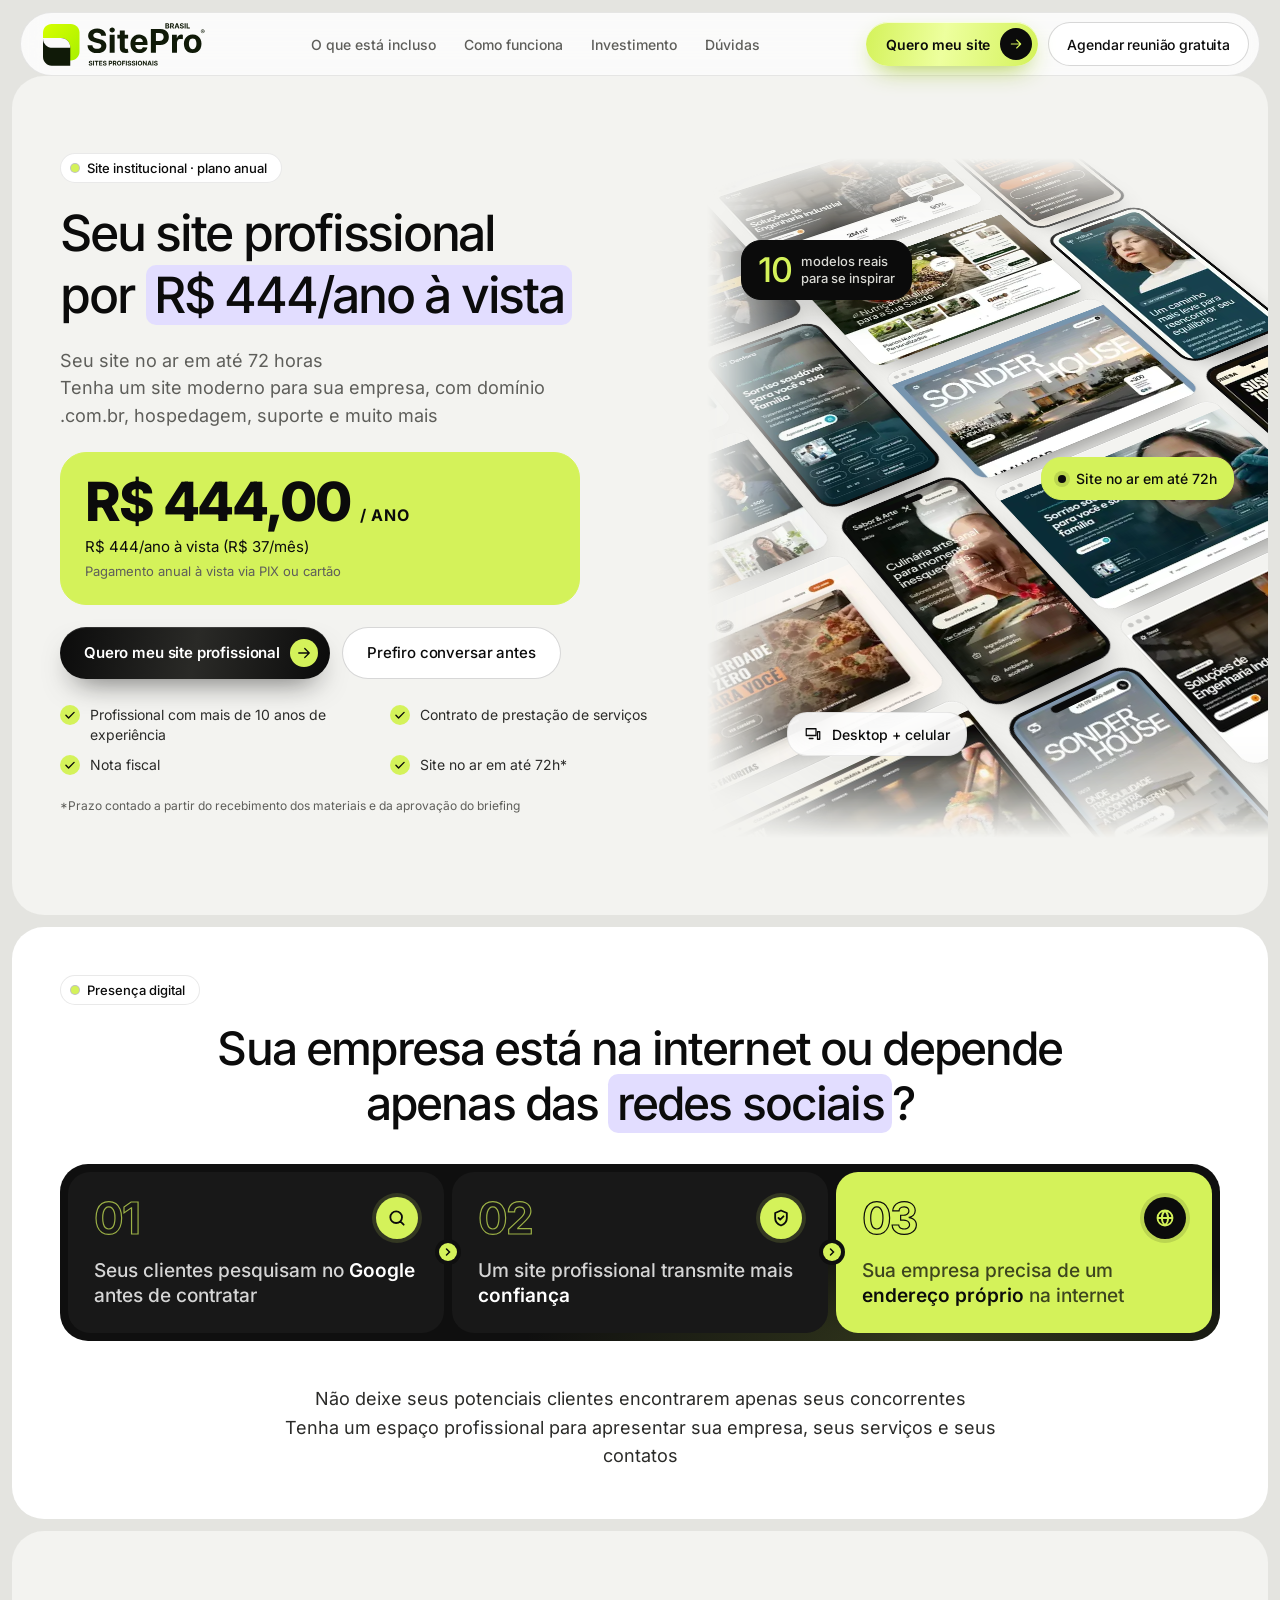
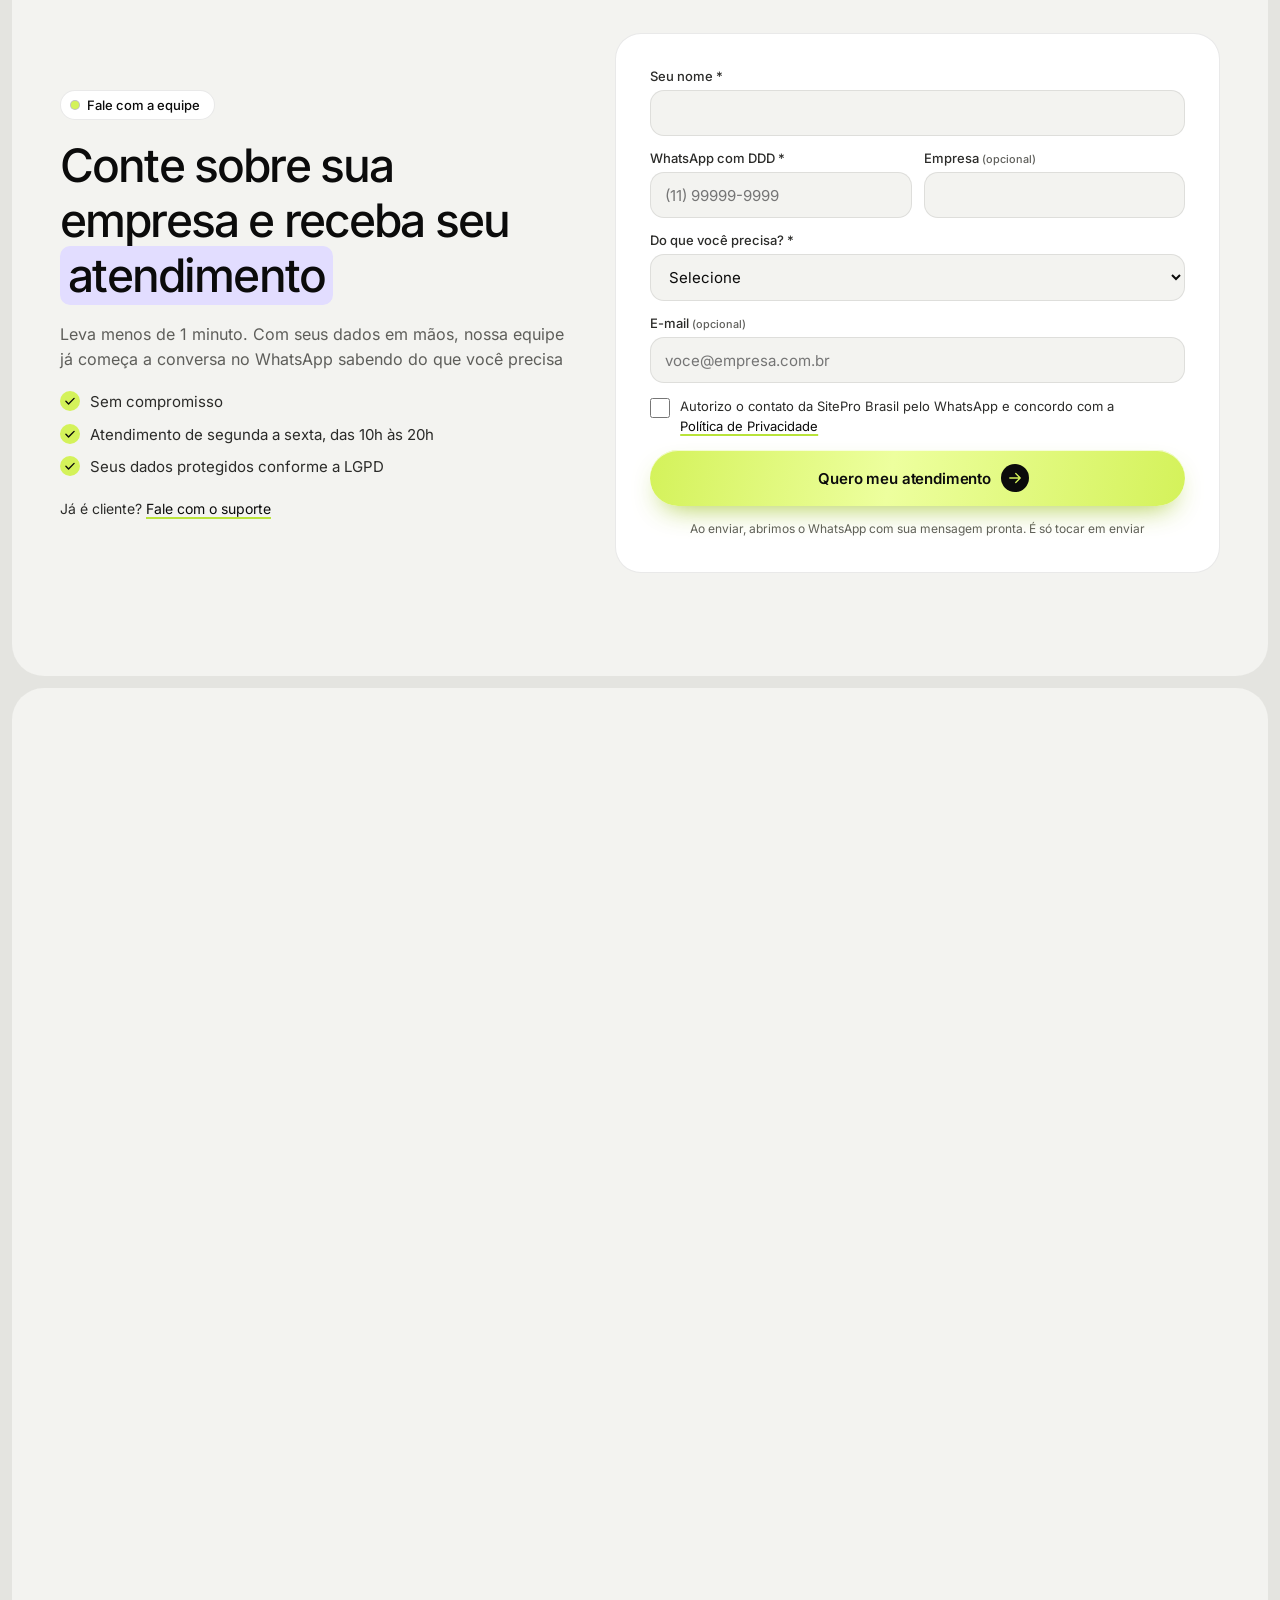
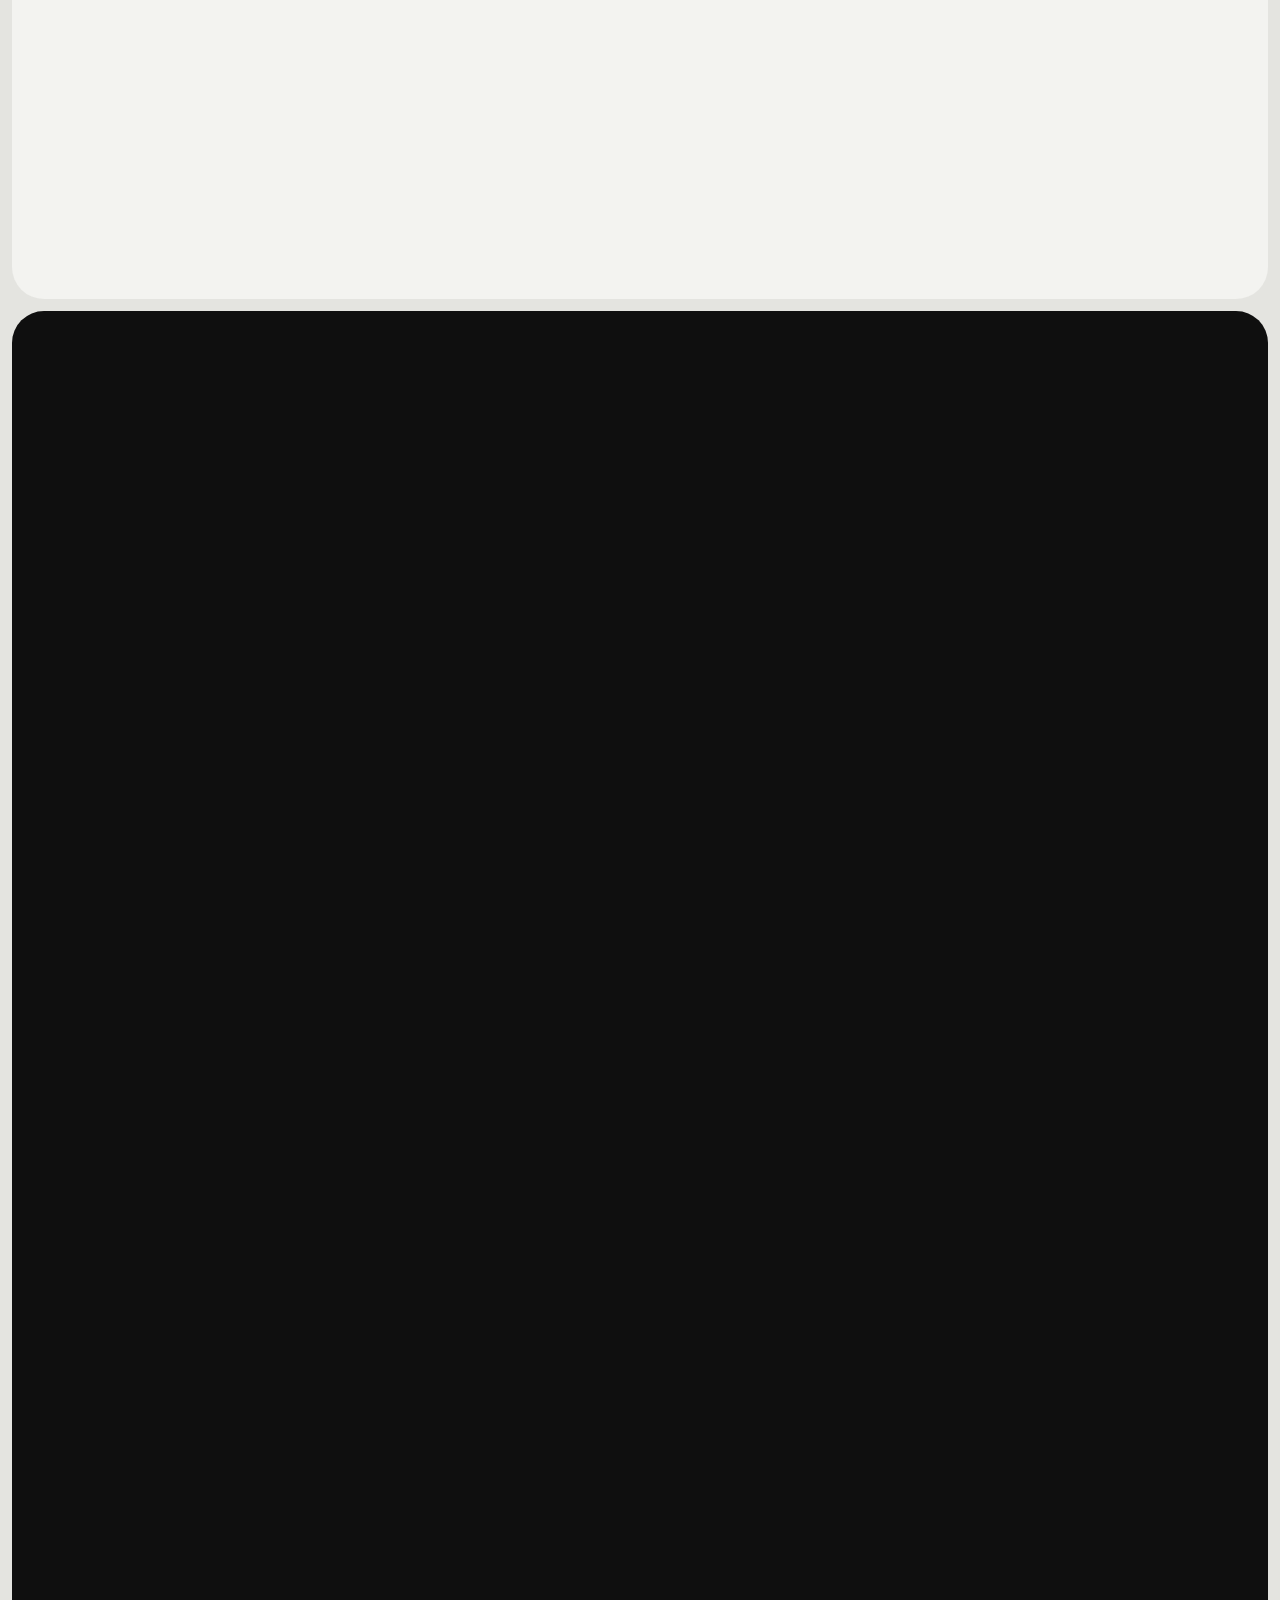
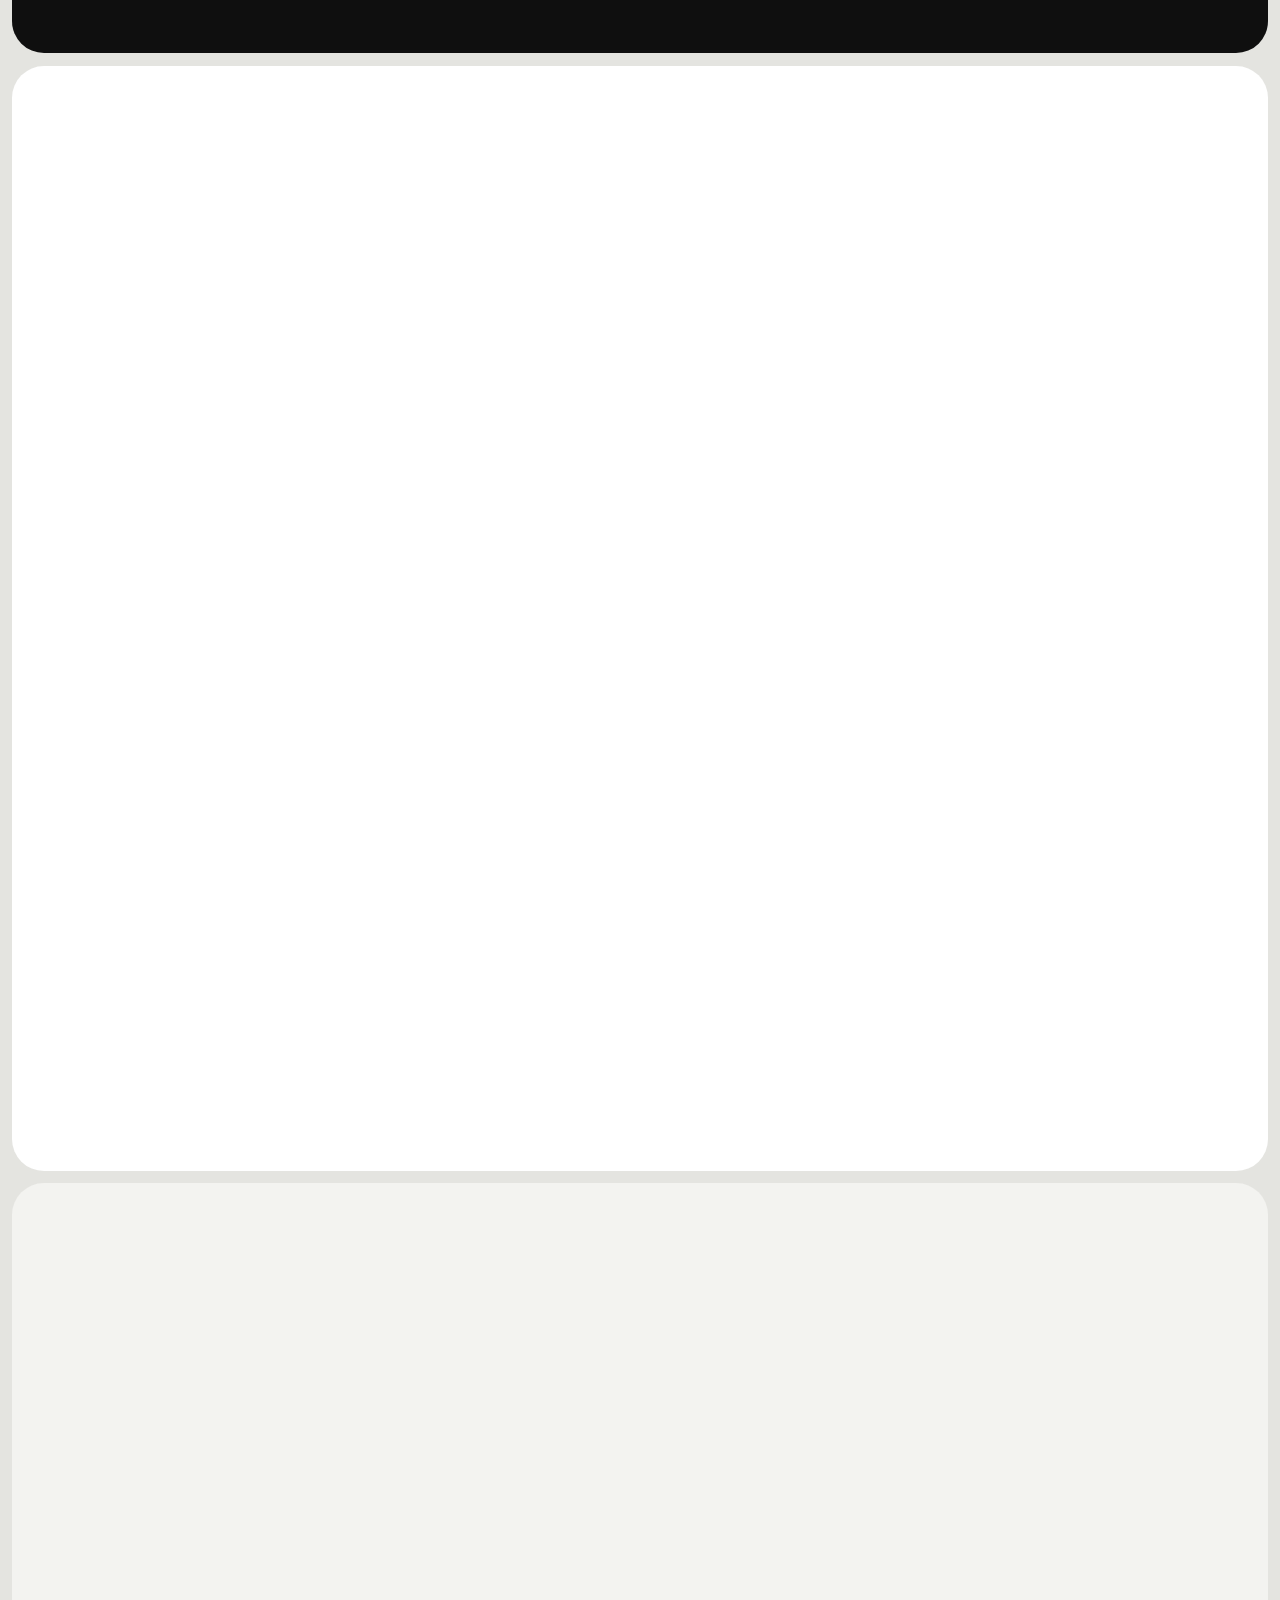
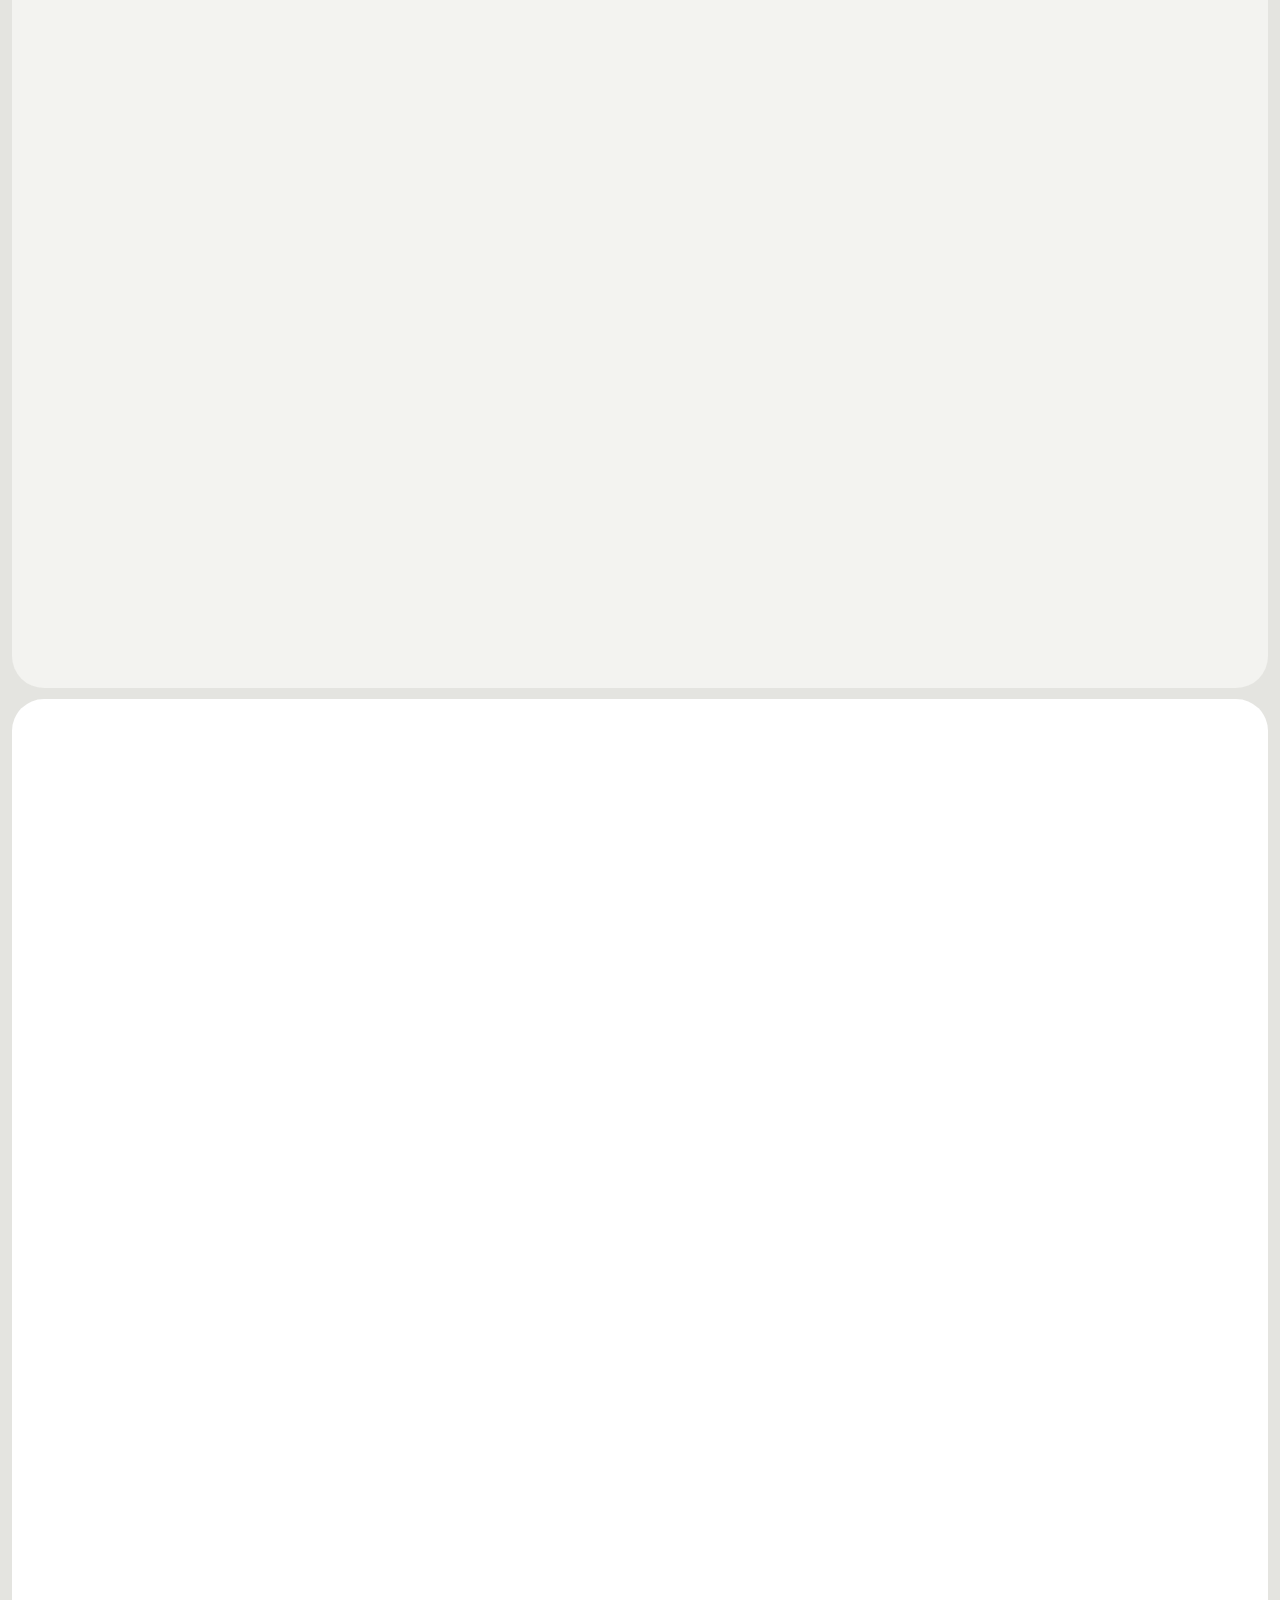
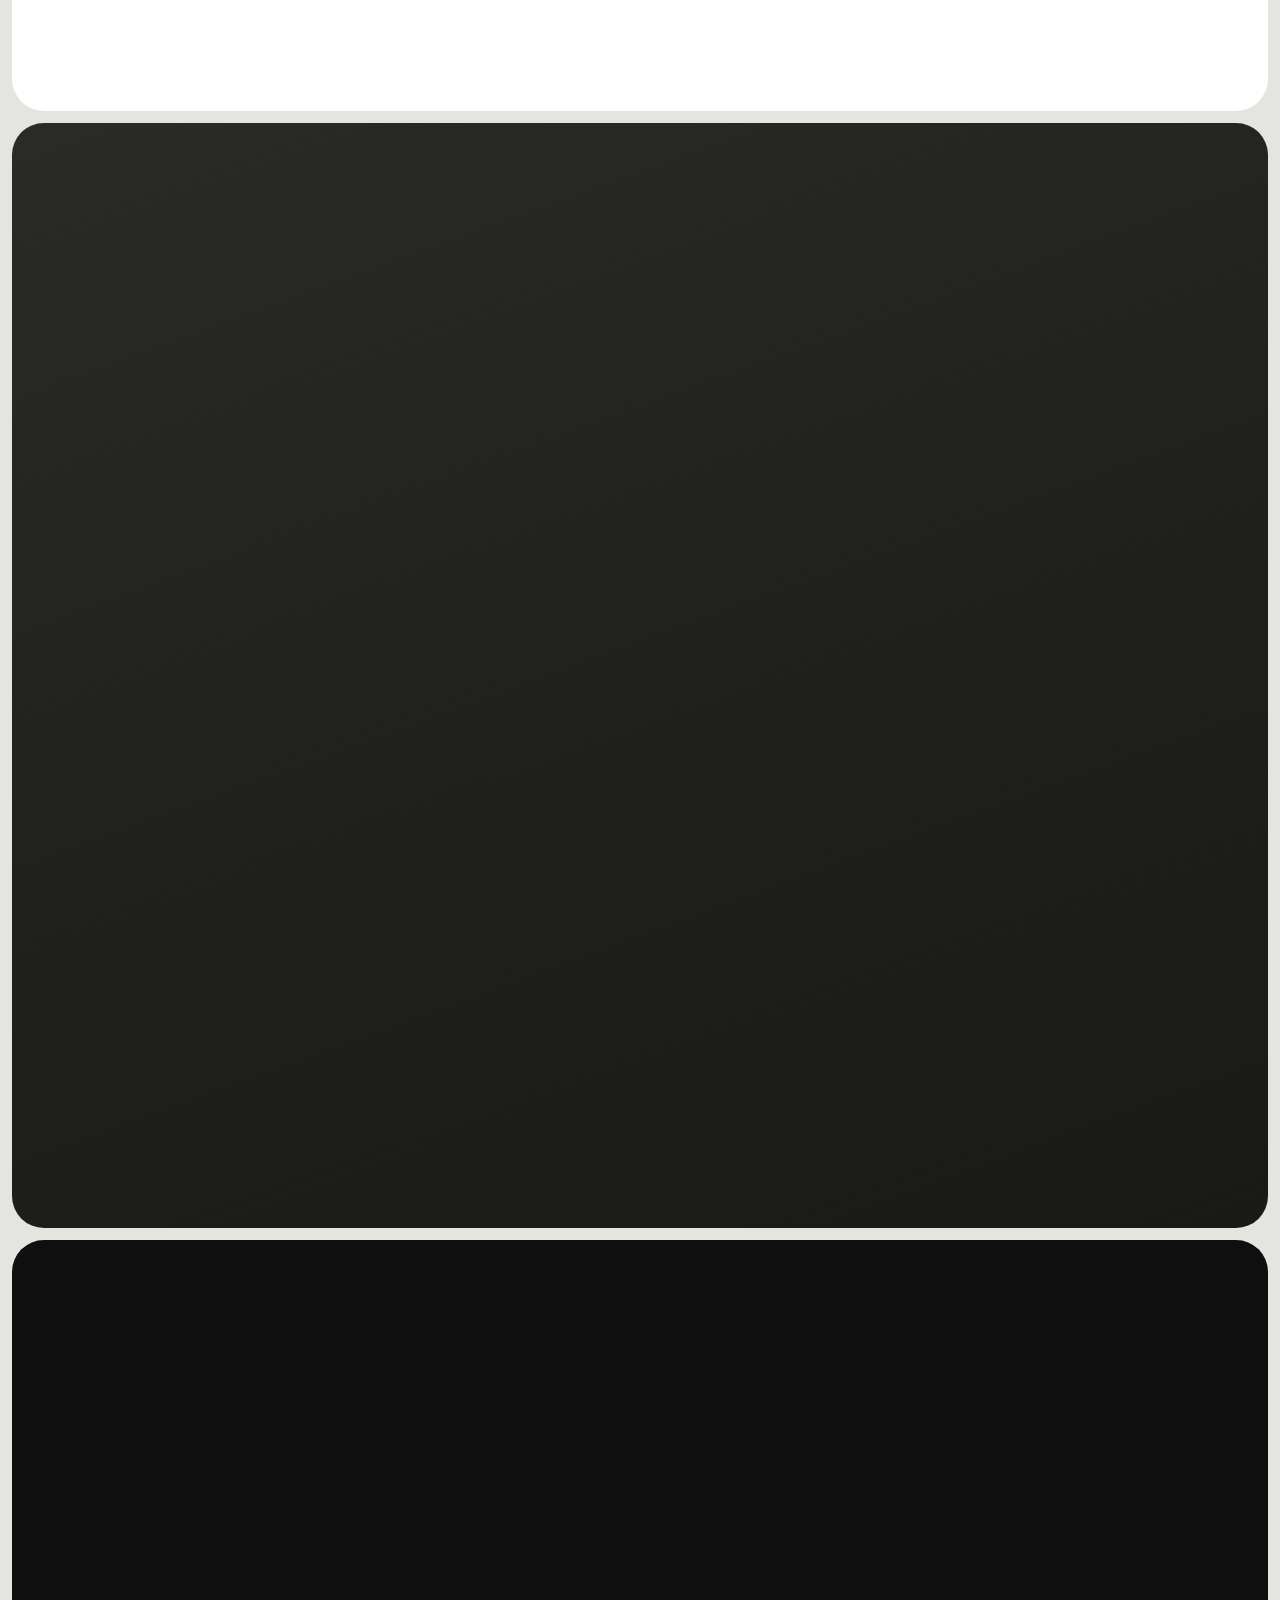
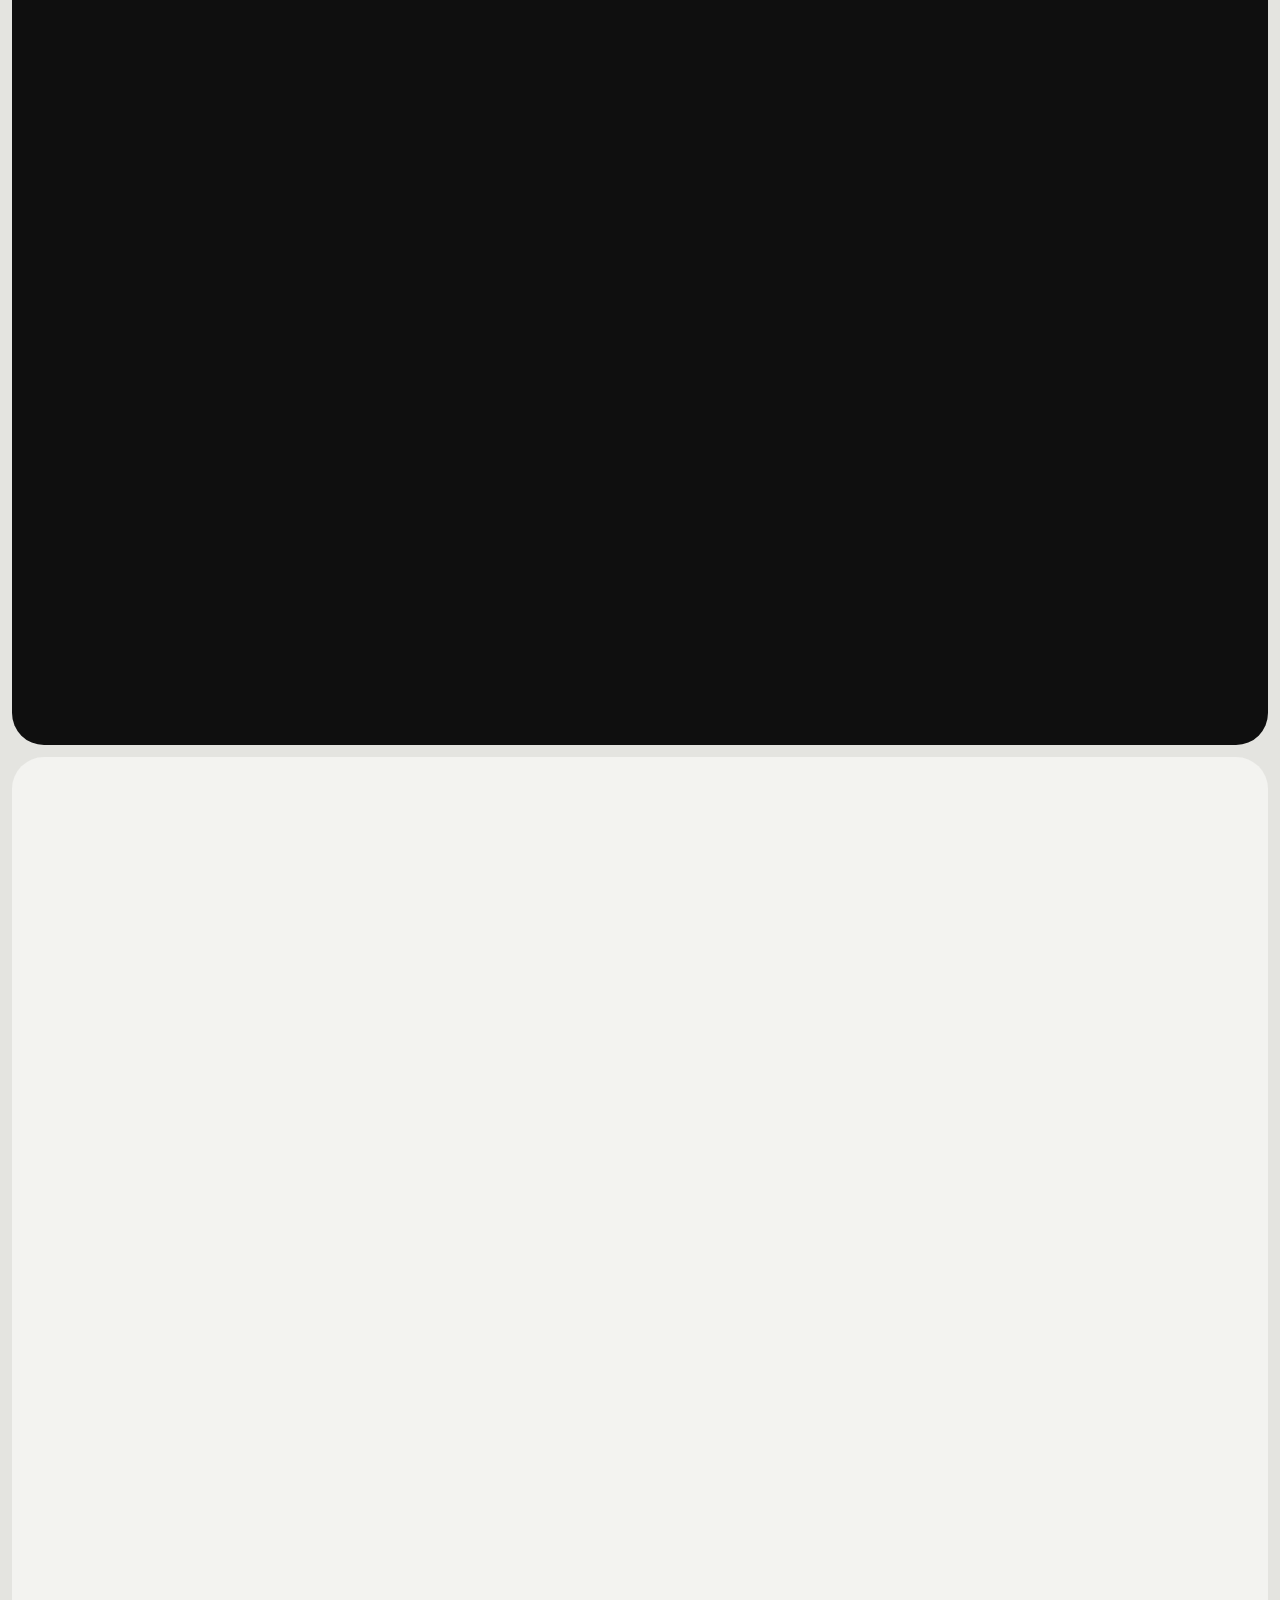
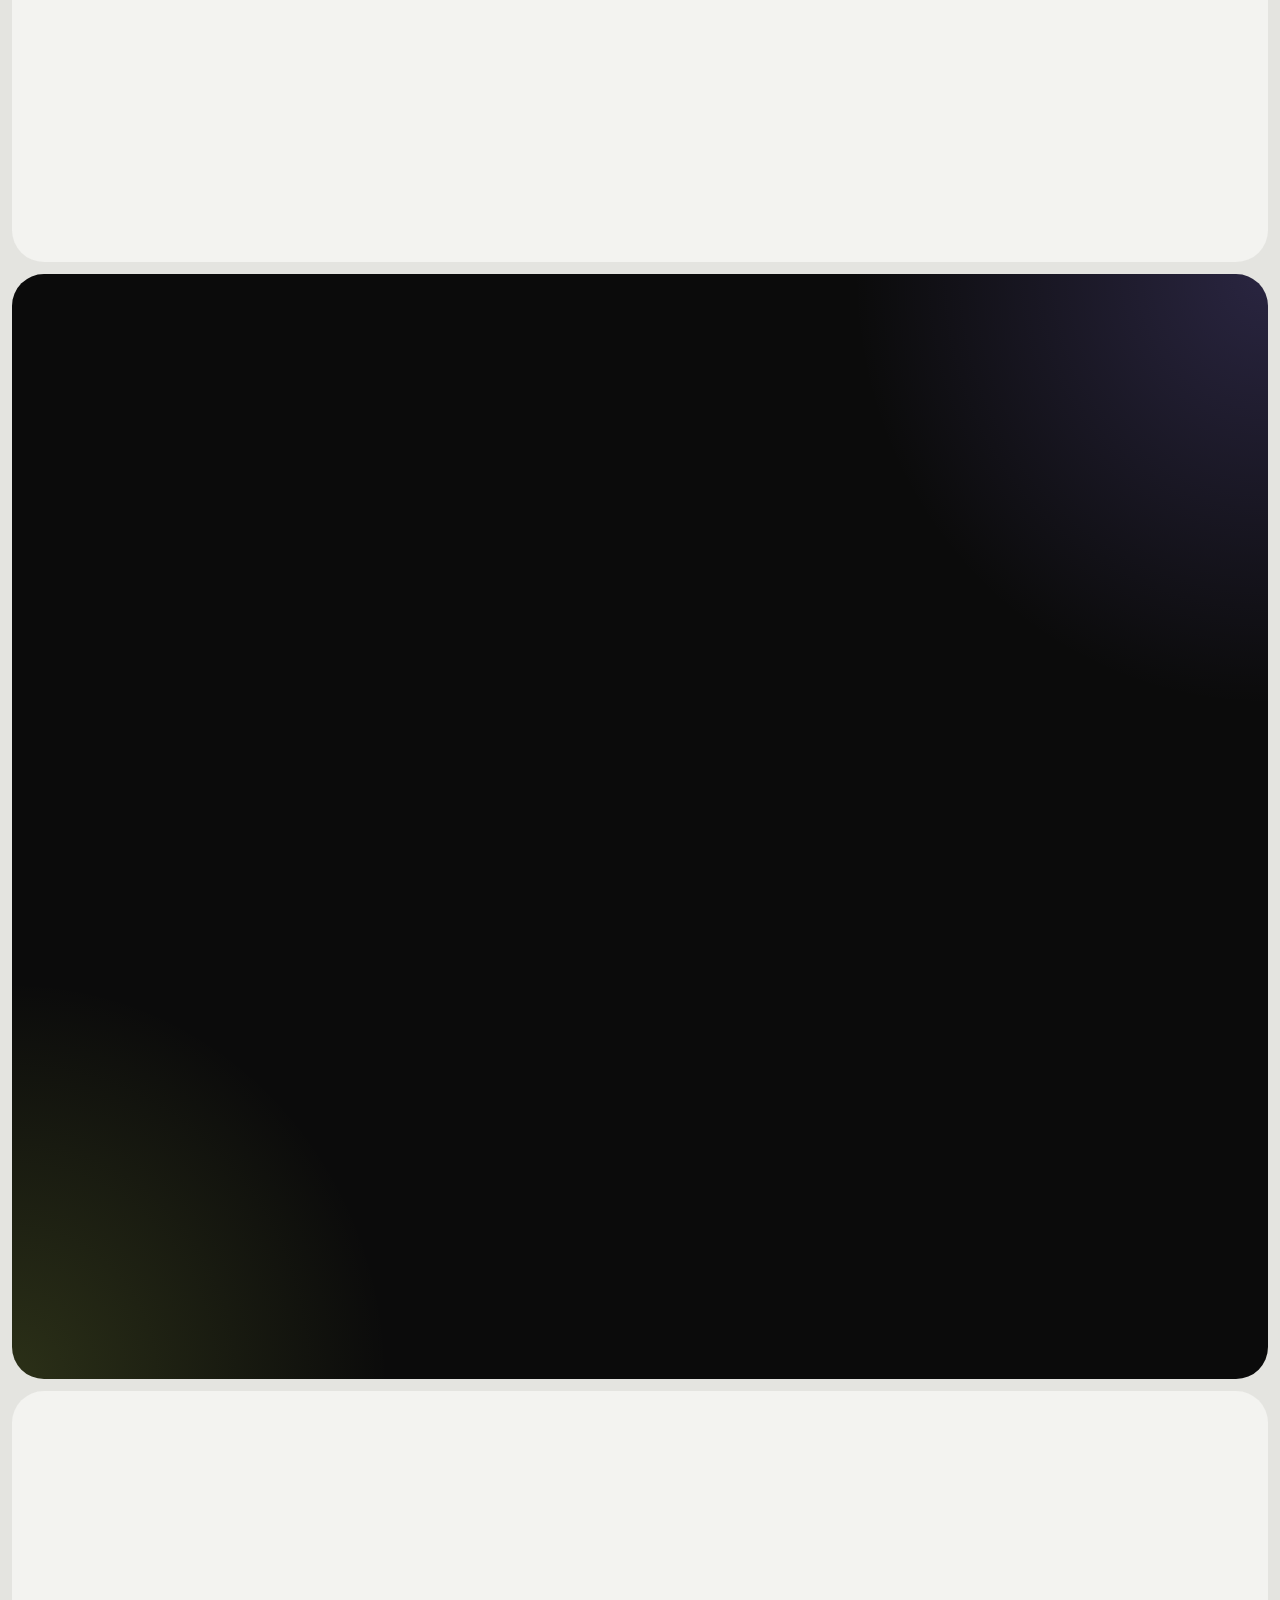
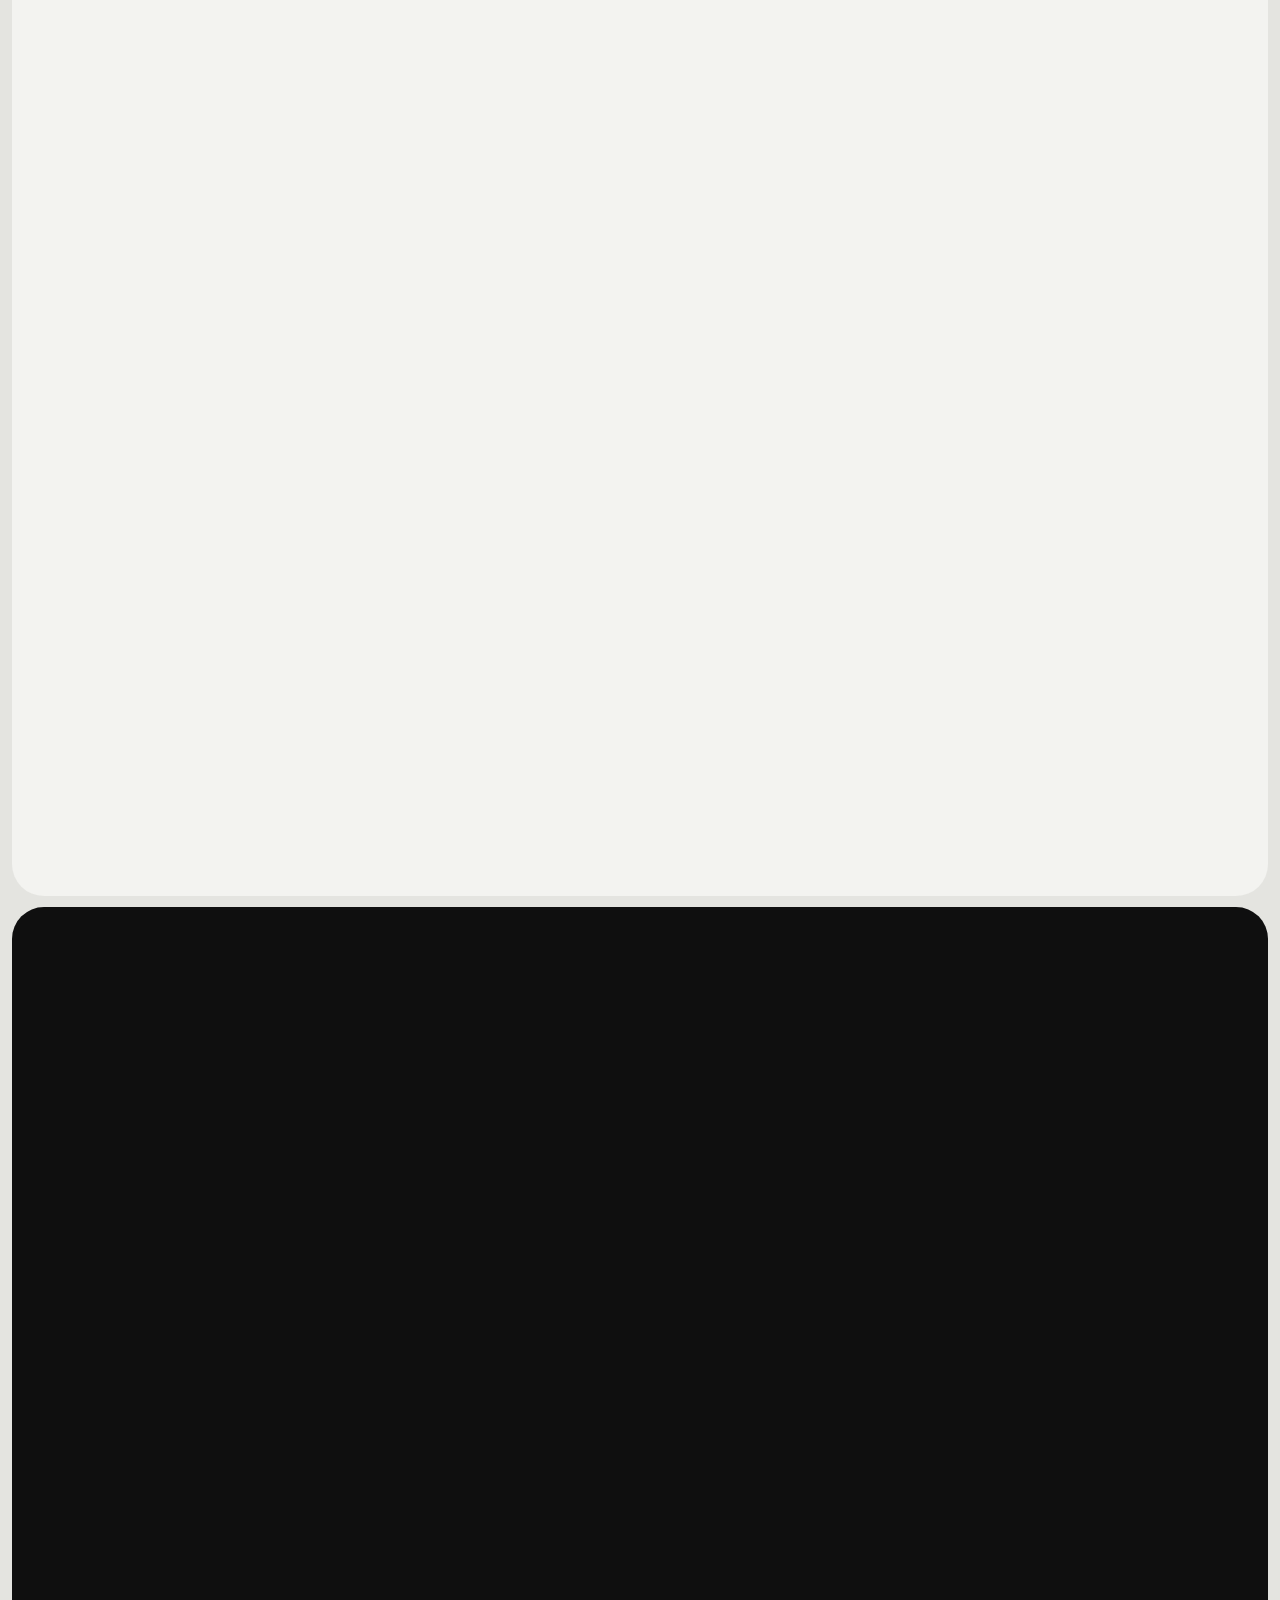
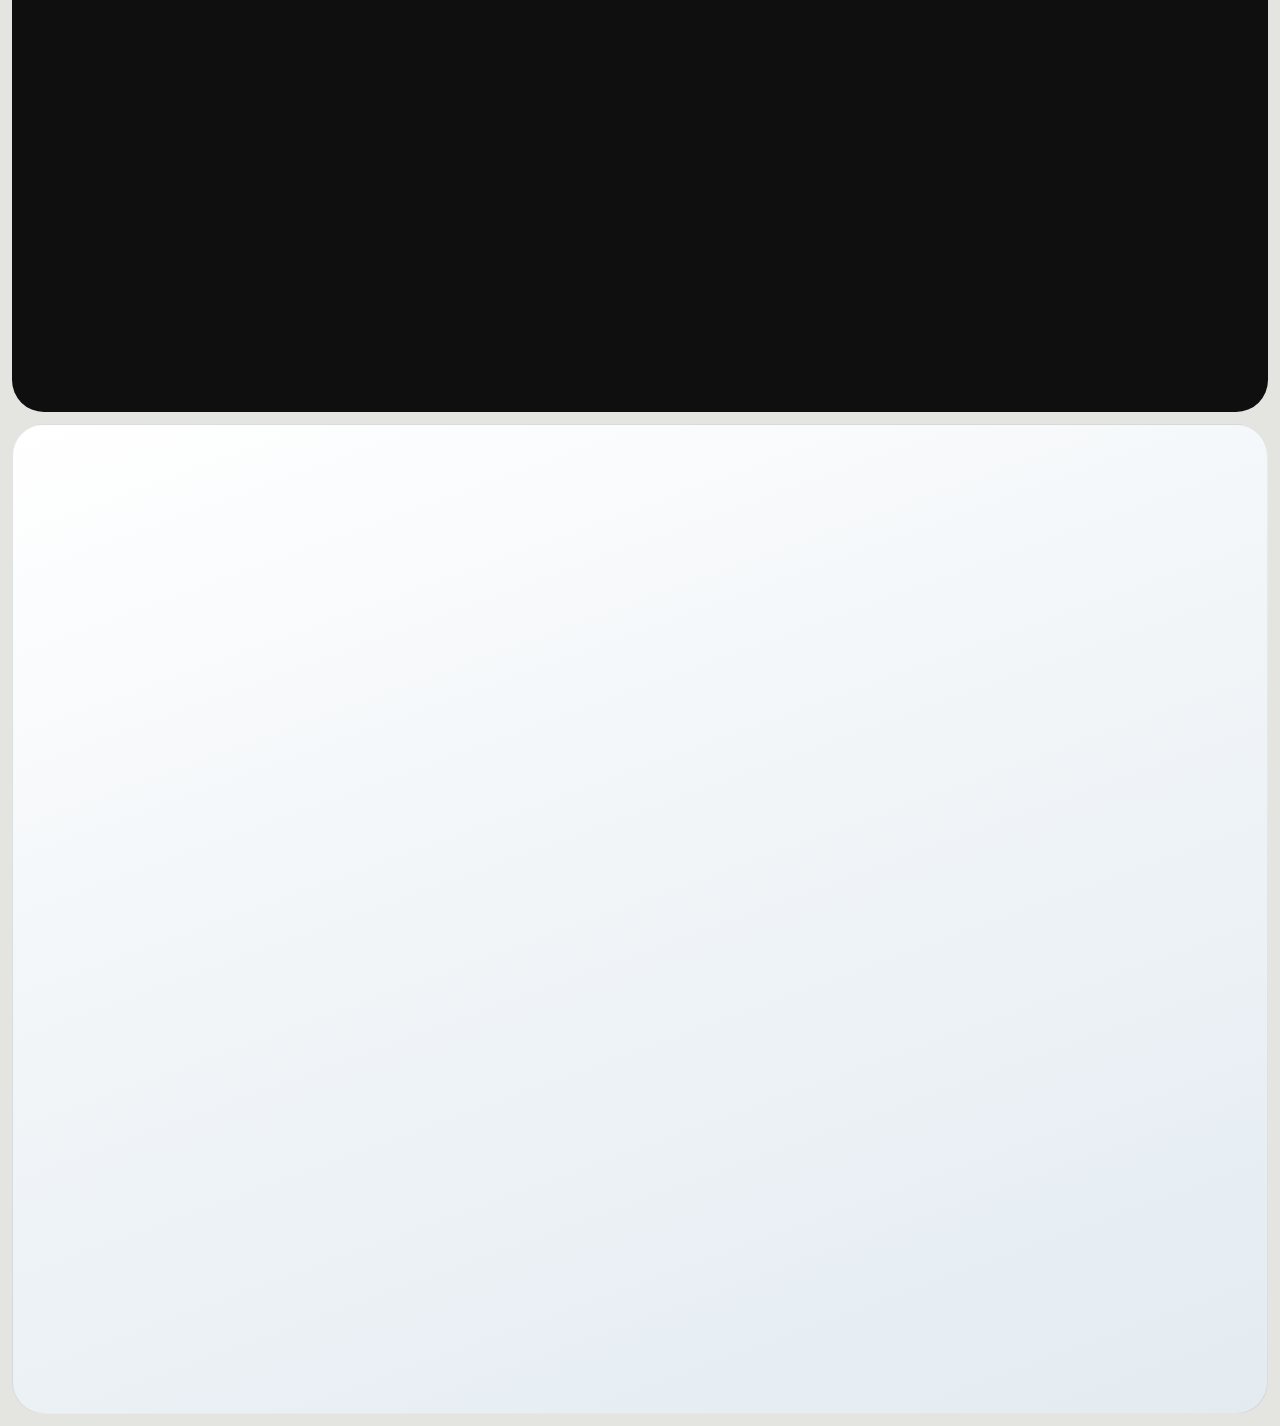
<file: index.html>
<!DOCTYPE html>
<html lang="pt-BR">
<head>
<meta charset="utf-8">
<meta name="viewport" content="width=device-width, initial-scale=1">
<title>Site profissional por R$ 444/ano à vista (R$ 37/mês), no ar em até 72h | SitePro Brasil</title>
<meta name="description" content="Site institucional moderno com domínio .com.br, hospedagem, e-mail e suporte inclusos. Site no ar em até 72h, por R$ 444/ano à vista (R$ 37/mês).">
<meta name="robots" content="index, follow, max-image-preview:large, max-snippet:-1">
<meta name="facebook-domain-verification" content="cze01v0lhky1ikq98ef7olm6fln82q" />
<link rel="canonical" href="https://www.siteprobrasil.com.br/">
<meta property="og:url" content="https://www.siteprobrasil.com.br/">
<meta name="theme-color" content="#E4E4E0">
<meta name="format-detection" content="telephone=no">
<meta property="og:type" content="website">
<meta property="og:locale" content="pt_BR">
<meta property="og:site_name" content="SitePro Brasil">
<meta property="og:title" content="Site profissional por R$ 444/ano à vista (R$ 37/mês), no ar em até 72h">
<meta property="og:description" content="Tenha um site profissional para sua empresa com domínio .com.br, hospedagem e suporte inclusos. Site no ar em até 72h, por R$ 444/ano à vista (R$ 37/mês).">
<meta property="og:image" content="https://www.siteprobrasil.com.br/og-sitepro-4.png">
<meta property="og:image:type" content="image/png">
<meta property="og:image:width" content="1200">
<meta property="og:image:height" content="630">
<meta property="og:image:alt" content="SitePro Brasil: site profissional por R$ 444/ano à vista (R$ 37/mês) com domínio, hospedagem e suporte">
<meta name="twitter:card" content="summary_large_image">
<meta name="twitter:title" content="Site profissional por R$ 444/ano à vista (R$ 37/mês), no ar em até 72h">
<meta name="twitter:description" content="Tenha um site profissional para sua empresa com domínio .com.br, hospedagem e suporte inclusos. Site no ar em até 72h, por R$ 444/ano à vista (R$ 37/mês).">
<meta name="twitter:image" content="https://www.siteprobrasil.com.br/og-sitepro-4.png">
<link rel="alternate" type="text/markdown" href="llms.txt" title="Resumo para IAs">
<script type="application/ld+json">{"@context":"https://schema.org","@graph":[{"@type":"Organization","@id":"https://www.siteprobrasil.com.br/#org","name":"SitePro Brasil","legalName":"HUHN TECNOLOGIA E AUTOMAÇÃO LTDA","alternateName":"André Huhn – Soluções Digitais","taxID":"68.426.644/0001-80","address":{"@type":"PostalAddress","streetAddress":"Av. Paulista, 1636 — Bela Vista","addressLocality":"São Paulo","addressRegion":"SP","addressCountry":"BR"},"description":"Agência que cria sites institucionais profissionais para pequenas e médias empresas no Brasil, com domínio, hospedagem e suporte inclusos.","areaServed":{"@type":"Country","name":"Brasil"},"contactPoint":{"@type":"ContactPoint","email":"sac@andrehuhn.com.br","contactType":"sales","availableLanguage":"Portuguese"},"url":"https://www.siteprobrasil.com.br/","logo":"https://www.siteprobrasil.com.br/og-sitepro-4.png"},{"@type":"WebPage","@id":"https://www.siteprobrasil.com.br/#webpage","name":"Site profissional por R$ 37/mês, no ar em até 72h | SitePro Brasil","description":"Site institucional moderno com domínio .com.br, hospedagem, e-mail e suporte inclusos. Site no ar em até 72h, por R$ 444/ano (equivale a R$ 37/mês).","inLanguage":"pt-BR","about":{"@id":"https://www.siteprobrasil.com.br/#servico"},"publisher":{"@id":"https://www.siteprobrasil.com.br/#org"},"url":"https://www.siteprobrasil.com.br/"},{"@type":"Service","@id":"https://www.siteprobrasil.com.br/#servico","name":"Site institucional profissional — plano anual","serviceType":"Criação de site institucional","provider":{"@id":"https://www.siteprobrasil.com.br/#org"},"areaServed":{"@type":"Country","name":"Brasil"},"description":"Site institucional moderno e responsivo, domínio .com.br, hospedagem anual, uma caixa de e-mail profissional, certificado SSL, configuração inicial de SEO, formulário de contato, integração com WhatsApp e redes sociais, suporte durante a vigência do plano, contrato e nota fiscal. Site no ar em até 72 horas.","offers":{"@type":"Offer","price":"444.00","priceCurrency":"BRL","availability":"https://schema.org/InStock","priceSpecification":{"@type":"UnitPriceSpecification","price":"444.00","priceCurrency":"BRL","referenceQuantity":{"@type":"QuantitativeValue","value":1,"unitCode":"ANN"}},"seller":{"@id":"https://www.siteprobrasil.com.br/#org"}},"url":"https://www.siteprobrasil.com.br/"},{"@type":"FAQPage","@id":"https://www.siteprobrasil.com.br/#faq","mainEntity":[{"@type":"Question","name":"Como funciona o processo de contratação?","acceptedAnswer":{"@type":"Answer","text":"O processo começa com uma reunião para entender as necessidades do seu negócio. Após o alinhamento, formalizamos a contratação e o pagamento."}},{"@type":"Question","name":"Quais são as formas de pagamento?","acceptedAnswer":{"@type":"Answer","text":"O valor anual é pago à vista, via PIX ou cartão."}},{"@type":"Question","name":"O que está incluso no plano de R$ 444 por ano?","acceptedAnswer":{"@type":"Answer","text":"Site institucional moderno e responsivo, domínio .com.br, hospedagem anual, uma caixa de e-mail profissional, certificado SSL, configuração inicial de SEO, formulário de contato, integração com WhatsApp e redes sociais, suporte durante a vigência do plano, contrato, nota fiscal e bônus de 10 posts para Instagram ou Facebook."}},{"@type":"Question","name":"O valor de R$ 37 é uma mensalidade?","acceptedAnswer":{"@type":"Answer","text":"Não. O plano é anual, no valor de R$ 444,00, e R$ 37,00 é apenas o equivalente mensal desse valor."}},{"@type":"Question","name":"Como funciona a comunicação com o cliente?","acceptedAnswer":{"@type":"Answer","text":"Após a contratação, criamos um grupo exclusivo no WhatsApp para centralizar a comunicação, compartilhar informações e acompanhar o andamento do projeto."}},{"@type":"Question","name":"Quais materiais preciso enviar?","acceptedAnswer":{"@type":"Answer","text":"Após a contratação, solicitamos os materiais necessários e realizamos um briefing para compreender os objetivos, as referências e as expectativas do projeto."}},{"@type":"Question","name":"Como funciona o desenvolvimento?","acceptedAnswer":{"@type":"Answer","text":"Com o briefing preenchido e os materiais recebidos, iniciamos o desenvolvimento conforme o escopo aprovado."}},{"@type":"Question","name":"Em quanto tempo meu site fica pronto?","acceptedAnswer":{"@type":"Answer","text":"Em até 72 horas seu site está publicado e 100% funcionando, com todos os recursos e funcionalidades combinados no ar. O prazo conta a partir do recebimento dos materiais e da aprovação do briefing."}},{"@type":"Question","name":"Quais são os dias e horários de atendimento?","acceptedAnswer":{"@type":"Answer","text":"De segunda a sexta-feira, das 10h às 20h, com intervalo das 13h às 14h."}},{"@type":"Question","name":"O domínio .com.br está incluso?","acceptedAnswer":{"@type":"Answer","text":"Sim, o domínio .com.br está incluso durante a vigência do plano."}},{"@type":"Question","name":"A hospedagem está inclusa?","acceptedAnswer":{"@type":"Answer","text":"Sim, a hospedagem do site está inclusa por um ano, durante a vigência do plano."}},{"@type":"Question","name":"Terei um e-mail profissional?","acceptedAnswer":{"@type":"Answer","text":"Sim, o plano inclui uma caixa de e-mail profissional."}},{"@type":"Question","name":"Meu site vai funcionar bem no celular?","acceptedAnswer":{"@type":"Answer","text":"Sim, todos os sites são desenvolvidos com design responsivo, adaptado para celulares, tablets e computadores."}},{"@type":"Question","name":"Meu site vai aparecer no Google?","acceptedAnswer":{"@type":"Answer","text":"O plano inclui a configuração inicial de SEO para Google, que prepara o site para ser encontrado nas buscas. A posição nos resultados depende de diversos fatores e não pode ser garantida."}},{"@type":"Question","name":"Posso escolher um dos modelos apresentados?","acceptedAnswer":{"@type":"Answer","text":"Os modelos são referências visuais para você escolher o estilo que mais combina com o seu negócio. Seu site é desenvolvido com as informações e a identidade visual da sua empresa."}},{"@type":"Question","name":"O suporte está incluso?","acceptedAnswer":{"@type":"Answer","text":"Sim, o suporte está incluso durante a vigência do plano. Para solicitar atendimento, use o botão Falar com a equipe e escolha a opção Já sou cliente."}},{"@type":"Question","name":"Posso pedir funcionalidades personalizadas?","acceptedAnswer":{"@type":"Answer","text":"O plano de R$ 444,00 por ano é padronizado e inclui os itens descritos nesta página. Funcionalidades que não estão previstas no plano não fazem parte da contratação."}},{"@type":"Question","name":"Como funciona a renovação?","acceptedAnswer":{"@type":"Answer","text":"Ao final de cada ano, você pode renovar o plano com 20% de desconto sobre o valor vigente."}},{"@type":"Question","name":"Recebo contrato e nota fiscal?","acceptedAnswer":{"@type":"Answer","text":"Sim, toda contratação inclui contrato de prestação de serviços e emissão de nota fiscal."}},{"@type":"Question","name":"Como falo com a equipe pelo WhatsApp?","acceptedAnswer":{"@type":"Answer","text":"Preencha o formulário de atendimento do site e seguimos com você pelo WhatsApp, com seus dados já em mãos. Clientes usam o atendimento Já sou cliente."}}]}]}</script>
<link rel="preload" href="logo.svg" as="image" type="image/svg+xml">
<link rel="preload" href="inter-latin.woff2" as="font" type="font/woff2" crossorigin>
<link rel="preload" href="/styles.min.css?v=20261124b" as="style">
<link rel="stylesheet" href="/styles.min.css?v=20261124b">
<link rel="icon" type="image/svg+xml" href="favicon.svg">
<link rel="icon" type="image/png" sizes="32x32" href="favicon-32.png">
<link rel="icon" type="image/png" sizes="512x512" href="icon-512.png">
<link rel="apple-touch-icon" sizes="180x180" href="apple-touch-icon.png">
</head>
<body>
<noscript><img height="1" width="1" style="display:none" alt="" src="https://www.facebook.com/tr?id=2911388072568330&ev=PageView&noscript=1"></noscript>
<div class="lp" role="main">

<!-- ============ 01 · HEADER ============ -->
<header class="hdr">
  <div class="wrap hdr-in">
    <a href="#topo" class="logo" aria-label="SitePro Brasil — início">
      <img src="logo.svg" alt="SitePro Brasil — sites profissionais" class="lg-img" width="1087" height="309" decoding="async">
    </a>
    <nav class="nav-links" aria-label="Principal">
      <a href="#incluso">O que está incluso</a>
      <a href="#como-funciona">Como funciona</a>
      <a href="#investimento">Investimento</a>
      <a href="#duvidas">Dúvidas</a>
    </nav>
    <div style="display: flex; align-items: center; gap: 10px">
      <a href="#orcamento" data-link="checkout" class="btn btn-sm hdr-cta" data-event="InitiateCheckout"><span>Quero meu site</span><svg viewBox="0 0 24 24" class="ic" aria-hidden="true"><path d="M5 12h14M13 6l6 6-6 6"></path></svg></a>
      <a href="#reuniao" data-link="agenda" class="btn btn-s btn-sm hdr-meet">Agendar reunião gratuita</a>
      <details class="mnav">
        <summary aria-label="Abrir menu"><svg viewBox="0 0 24 24" class="ic" aria-hidden="true"><path d="M4 7h16M4 12h16M4 17h16"></path></svg></summary>
        <div class="mnav-p">
          <a href="#incluso">O que está incluso</a>
          <a href="#como-funciona">Como funciona</a>
          <a href="#investimento">Investimento</a>
          <a href="#duvidas">Dúvidas</a>
          <a href="#reuniao" data-link="agenda">Agendar reunião gratuita</a>
          <a href="#orcamento" data-link="checkout" class="btn btn-p btn-sm" style="margin-top: 8px" data-event="InitiateCheckout">Quero meu site<svg viewBox="0 0 24 24" class="ic" aria-hidden="true"><path d="M5 12h14M13 6l6 6-6 6"></path></svg></a>
        </div>
      </details>
    </div>
  </div>
</header>

<!-- ============ 02 · HERO ============ -->
<section class="sec" id="topo" style="padding-top: clamp(40px, 6vw, 80px); overflow: hidden">
  <div class="wrap g-hero">
    <div class="rise" style="display: flex; flex-direction: column; gap: 22px">
      <span class="eyebrow">Site institucional · plano anual</span>
      <h1 class="h-hero hero-title"><span class="ht-1">Seu site profissional</span> <span class="ht-2">por <span class="tq">R$&nbsp;444/ano à vista</span></span></h1>
      <p class="mut" style="margin: 0; font-size: 18px; line-height: 1.55; max-width: 540px">Seu site no ar em até 72 horas<br>Tenha um site moderno para sua empresa, com domínio .com.br, hospedagem, suporte e muito mais</p>
      <div class="card" style="padding: 22px 24px; max-width: 520px; background: #D4F25A; border-color: #D4F25A">
        <div style="display: flex; align-items: baseline; gap: 10px; flex-wrap: wrap">
          <span style="font-size: clamp(40px, 4.4vw, 54px); font-weight: 800; letter-spacing: -0.04em; color: #0B0B0B; line-height: 1">R$ 444,00</span>
          <span style="font-size: 16px; font-weight: 700; letter-spacing: 0.06em; color: #0B0B0B">/ ANO</span>
        </div>
        <p style="margin: 8px 0 0; font-size: 15px; color: #0B0B0B">R$ 444/ano à vista (R$ 37/mês)</p>
        <p class="mut" style="margin: 6px 0 0; font-size: 13px; line-height: 1.5">Pagamento anual à vista via PIX ou cartão</p>
      </div>
      <div class="btn-row" style="display: flex; gap: 12px; flex-wrap: wrap">
        <a href="#orcamento" data-link="checkout" class="btn btn-p btn-dk" data-event="InitiateCheckout">Quero meu site profissional<svg viewBox="0 0 24 24" class="ic" aria-hidden="true" style="width: 18px; height: 18px"><path d="M5 12h14M13 6l6 6-6 6"></path></svg></a>
        <a href="#reuniao" class="btn btn-s">Prefiro conversar antes</a>
      </div>
      <ul class="list" style="display: grid; grid-template-columns: repeat(auto-fit, minmax(220px, 1fr)); gap: 10px 20px; margin-top: 4px">
        <li class="chk" style="font-size: 14px"><svg viewBox="0 0 24 24" class="ic" aria-hidden="true"><path d="M5 12.5l4.5 4.5L19 7.5"></path></svg>Profissional com mais de 10 anos de experiência</li>
        <li class="chk" style="font-size: 14px"><svg viewBox="0 0 24 24" class="ic" aria-hidden="true"><path d="M5 12.5l4.5 4.5L19 7.5"></path></svg>Contrato de prestação de serviços</li>
        <li class="chk" style="font-size: 14px"><svg viewBox="0 0 24 24" class="ic" aria-hidden="true"><path d="M5 12.5l4.5 4.5L19 7.5"></path></svg>Nota fiscal</li>
        <li class="chk" style="font-size: 14px"><svg viewBox="0 0 24 24" class="ic" aria-hidden="true"><path d="M5 12.5l4.5 4.5L19 7.5"></path></svg>Site no ar em até 72h*</li>
      </ul>
      <p class="mut" style="margin: 0; font-size: 12px">*Prazo contado a partir do recebimento dos materiais e da aprovação do briefing</p>
    </div>
    <div class="hero-3d rise" aria-hidden="true" style="animation-delay: 0.15s">
      <div class="h3d-view">
        <div class="h3d-stage">
          <div class="h3d-col d up" style="--dur:46s"><div class="h3d-track"><span class="h3d-tile d"><span class="h3d-bar"><i></i><i></i><i></i></span><img src="modelos/hero/sushi-d-1x.webp" srcset="modelos/hero/sushi-d-1x.webp 300w, modelos/hero/sushi-d.webp 600w" sizes="(max-width: 680px) 198px, 300px" alt="" width="300" height="200" decoding="async"></span><span class="h3d-tile d"><span class="h3d-bar"><i></i><i></i><i></i></span><img src="modelos/hero/vellura-d-1x.webp" srcset="modelos/hero/vellura-d-1x.webp 300w, modelos/hero/vellura-d.webp 600w" sizes="(max-width: 680px) 198px, 300px" alt="" width="300" height="200" decoding="async"></span><span class="h3d-tile d"><span class="h3d-bar"><i></i><i></i><i></i></span><img src="modelos/hero/contabilidade-d-1x.webp" srcset="modelos/hero/contabilidade-d-1x.webp 300w, modelos/hero/contabilidade-d.webp 600w" sizes="(max-width: 680px) 198px, 300px" alt="" width="300" height="200" fetchpriority="high" decoding="async"></span><span class="h3d-tile d"><span class="h3d-bar"><i></i><i></i><i></i></span><img src="modelos/hero/crust-d-1x.webp" srcset="modelos/hero/crust-d-1x.webp 300w, modelos/hero/crust-d.webp 600w" sizes="(max-width: 680px) 198px, 300px" alt="" width="300" height="200" loading="lazy" decoding="async"></span><span class="h3d-tile d"><span class="h3d-bar"><i></i><i></i><i></i></span><img src="modelos/hero/sushi-d-1x.webp" srcset="modelos/hero/sushi-d-1x.webp 300w, modelos/hero/sushi-d.webp 600w" sizes="(max-width: 680px) 198px, 300px" alt="" width="300" height="200" decoding="async"></span><span class="h3d-tile d"><span class="h3d-bar"><i></i><i></i><i></i></span><img src="modelos/hero/vellura-d-1x.webp" srcset="modelos/hero/vellura-d-1x.webp 300w, modelos/hero/vellura-d.webp 600w" sizes="(max-width: 680px) 198px, 300px" alt="" width="300" height="200" decoding="async"></span><span class="h3d-tile d"><span class="h3d-bar"><i></i><i></i><i></i></span><img src="modelos/hero/contabilidade-d-1x.webp" srcset="modelos/hero/contabilidade-d-1x.webp 300w, modelos/hero/contabilidade-d.webp 600w" sizes="(max-width: 680px) 198px, 300px" alt="" width="300" height="200" fetchpriority="high" decoding="async"></span><span class="h3d-tile d"><span class="h3d-bar"><i></i><i></i><i></i></span><img src="modelos/hero/crust-d-1x.webp" srcset="modelos/hero/crust-d-1x.webp 300w, modelos/hero/crust-d.webp 600w" sizes="(max-width: 680px) 198px, 300px" alt="" width="300" height="200" loading="lazy" decoding="async"></span></div></div>
          <div class="h3d-col m down" style="--dur:40s"><div class="h3d-track"><span class="h3d-tile m"><span class="h3d-notch"></span><img src="modelos/hero/advocacia-m-1x.webp" srcset="modelos/hero/advocacia-m-1x.webp 142w, modelos/hero/advocacia-m.webp 240w" sizes="(max-width: 680px) 94px, 142px" alt="" width="142" height="308" decoding="async"></span><span class="h3d-tile m"><span class="h3d-notch"></span><img src="modelos/hero/dentora-m-1x.webp" srcset="modelos/hero/dentora-m-1x.webp 142w, modelos/hero/dentora-m.webp 240w" sizes="(max-width: 680px) 94px, 142px" alt="" width="142" height="308" decoding="async"></span><span class="h3d-tile m"><span class="h3d-notch"></span><img src="modelos/hero/saborearte-m-1x.webp" srcset="modelos/hero/saborearte-m-1x.webp 142w, modelos/hero/saborearte-m.webp 240w" sizes="(max-width: 680px) 94px, 142px" alt="" width="142" height="308" decoding="async"></span><span class="h3d-tile m"><span class="h3d-notch"></span><img src="modelos/hero/sonder-m-1x.webp" srcset="modelos/hero/sonder-m-1x.webp 142w, modelos/hero/sonder-m.webp 240w" sizes="(max-width: 680px) 94px, 142px" alt="" width="142" height="308" fetchpriority="high" decoding="async"></span><span class="h3d-tile m"><span class="h3d-notch"></span><img src="modelos/hero/nutrisavvy-m-1x.webp" srcset="modelos/hero/nutrisavvy-m-1x.webp 142w, modelos/hero/nutrisavvy-m.webp 240w" sizes="(max-width: 680px) 94px, 142px" alt="" width="142" height="308" loading="lazy" decoding="async"></span><span class="h3d-tile m"><span class="h3d-notch"></span><img src="modelos/hero/advocacia-m-1x.webp" srcset="modelos/hero/advocacia-m-1x.webp 142w, modelos/hero/advocacia-m.webp 240w" sizes="(max-width: 680px) 94px, 142px" alt="" width="142" height="308" decoding="async"></span><span class="h3d-tile m"><span class="h3d-notch"></span><img src="modelos/hero/dentora-m-1x.webp" srcset="modelos/hero/dentora-m-1x.webp 142w, modelos/hero/dentora-m.webp 240w" sizes="(max-width: 680px) 94px, 142px" alt="" width="142" height="308" decoding="async"></span><span class="h3d-tile m"><span class="h3d-notch"></span><img src="modelos/hero/saborearte-m-1x.webp" srcset="modelos/hero/saborearte-m-1x.webp 142w, modelos/hero/saborearte-m.webp 240w" sizes="(max-width: 680px) 94px, 142px" alt="" width="142" height="308" decoding="async"></span><span class="h3d-tile m"><span class="h3d-notch"></span><img src="modelos/hero/sonder-m-1x.webp" srcset="modelos/hero/sonder-m-1x.webp 142w, modelos/hero/sonder-m.webp 240w" sizes="(max-width: 680px) 94px, 142px" alt="" width="142" height="308" fetchpriority="high" decoding="async"></span><span class="h3d-tile m"><span class="h3d-notch"></span><img src="modelos/hero/nutrisavvy-m-1x.webp" srcset="modelos/hero/nutrisavvy-m-1x.webp 142w, modelos/hero/nutrisavvy-m.webp 240w" sizes="(max-width: 680px) 94px, 142px" alt="" width="142" height="308" loading="lazy" decoding="async"></span></div></div>
          <div class="h3d-col d up" style="--dur:54s"><div class="h3d-track"><span class="h3d-tile d"><span class="h3d-bar"><i></i><i></i><i></i></span><img src="modelos/hero/steepl-d-1x.webp" srcset="modelos/hero/steepl-d-1x.webp 300w, modelos/hero/steepl-d.webp 600w" sizes="(max-width: 680px) 198px, 300px" alt="" width="300" height="200" decoding="async"></span><span class="h3d-tile d"><span class="h3d-bar"><i></i><i></i><i></i></span><img src="modelos/hero/nutrisavvy-d-1x.webp" srcset="modelos/hero/nutrisavvy-d-1x.webp 300w, modelos/hero/nutrisavvy-d.webp 600w" sizes="(max-width: 680px) 198px, 300px" alt="" width="300" height="200" decoding="async"></span><span class="h3d-tile d"><span class="h3d-bar"><i></i><i></i><i></i></span><img src="modelos/hero/sonder-d-1x.webp" srcset="modelos/hero/sonder-d-1x.webp 300w, modelos/hero/sonder-d.webp 600w" sizes="(max-width: 680px) 198px, 300px" alt="" width="300" height="200" loading="lazy" decoding="async"></span><span class="h3d-tile d"><span class="h3d-bar"><i></i><i></i><i></i></span><img src="modelos/hero/dentora-d-1x.webp" srcset="modelos/hero/dentora-d-1x.webp 300w, modelos/hero/dentora-d.webp 600w" sizes="(max-width: 680px) 198px, 300px" alt="" width="300" height="200" loading="lazy" decoding="async"></span><span class="h3d-tile d"><span class="h3d-bar"><i></i><i></i><i></i></span><img src="modelos/hero/steepl-d-1x.webp" srcset="modelos/hero/steepl-d-1x.webp 300w, modelos/hero/steepl-d.webp 600w" sizes="(max-width: 680px) 198px, 300px" alt="" width="300" height="200" decoding="async"></span><span class="h3d-tile d"><span class="h3d-bar"><i></i><i></i><i></i></span><img src="modelos/hero/nutrisavvy-d-1x.webp" srcset="modelos/hero/nutrisavvy-d-1x.webp 300w, modelos/hero/nutrisavvy-d.webp 600w" sizes="(max-width: 680px) 198px, 300px" alt="" width="300" height="200" decoding="async"></span><span class="h3d-tile d"><span class="h3d-bar"><i></i><i></i><i></i></span><img src="modelos/hero/sonder-d-1x.webp" srcset="modelos/hero/sonder-d-1x.webp 300w, modelos/hero/sonder-d.webp 600w" sizes="(max-width: 680px) 198px, 300px" alt="" width="300" height="200" loading="lazy" decoding="async"></span><span class="h3d-tile d"><span class="h3d-bar"><i></i><i></i><i></i></span><img src="modelos/hero/dentora-d-1x.webp" srcset="modelos/hero/dentora-d-1x.webp 300w, modelos/hero/dentora-d.webp 600w" sizes="(max-width: 680px) 198px, 300px" alt="" width="300" height="200" loading="lazy" decoding="async"></span></div></div>
          <div class="h3d-col m down" style="--dur:48s"><div class="h3d-track"><span class="h3d-tile m"><span class="h3d-notch"></span><img src="modelos/hero/crust-m-1x.webp" srcset="modelos/hero/crust-m-1x.webp 142w, modelos/hero/crust-m.webp 240w" sizes="(max-width: 680px) 94px, 142px" alt="" width="142" height="308" decoding="async"></span><span class="h3d-tile m"><span class="h3d-notch"></span><img src="modelos/hero/vellura-m-1x.webp" srcset="modelos/hero/vellura-m-1x.webp 142w, modelos/hero/vellura-m.webp 240w" sizes="(max-width: 680px) 94px, 142px" alt="" width="142" height="308" decoding="async"></span><span class="h3d-tile m"><span class="h3d-notch"></span><img src="modelos/hero/sushi-m-1x.webp" srcset="modelos/hero/sushi-m-1x.webp 142w, modelos/hero/sushi-m.webp 240w" sizes="(max-width: 680px) 94px, 142px" alt="" width="142" height="308" loading="lazy" decoding="async"></span><span class="h3d-tile m"><span class="h3d-notch"></span><img src="modelos/hero/steepl-m-1x.webp" srcset="modelos/hero/steepl-m-1x.webp 142w, modelos/hero/steepl-m.webp 240w" sizes="(max-width: 680px) 94px, 142px" alt="" width="142" height="308" loading="lazy" decoding="async"></span><span class="h3d-tile m"><span class="h3d-notch"></span><img src="modelos/hero/contabilidade-m-1x.webp" srcset="modelos/hero/contabilidade-m-1x.webp 142w, modelos/hero/contabilidade-m.webp 240w" sizes="(max-width: 680px) 94px, 142px" alt="" width="142" height="308" loading="lazy" decoding="async"></span><span class="h3d-tile m"><span class="h3d-notch"></span><img src="modelos/hero/crust-m-1x.webp" srcset="modelos/hero/crust-m-1x.webp 142w, modelos/hero/crust-m.webp 240w" sizes="(max-width: 680px) 94px, 142px" alt="" width="142" height="308" decoding="async"></span><span class="h3d-tile m"><span class="h3d-notch"></span><img src="modelos/hero/vellura-m-1x.webp" srcset="modelos/hero/vellura-m-1x.webp 142w, modelos/hero/vellura-m.webp 240w" sizes="(max-width: 680px) 94px, 142px" alt="" width="142" height="308" decoding="async"></span><span class="h3d-tile m"><span class="h3d-notch"></span><img src="modelos/hero/sushi-m-1x.webp" srcset="modelos/hero/sushi-m-1x.webp 142w, modelos/hero/sushi-m.webp 240w" sizes="(max-width: 680px) 94px, 142px" alt="" width="142" height="308" loading="lazy" decoding="async"></span><span class="h3d-tile m"><span class="h3d-notch"></span><img src="modelos/hero/steepl-m-1x.webp" srcset="modelos/hero/steepl-m-1x.webp 142w, modelos/hero/steepl-m.webp 240w" sizes="(max-width: 680px) 94px, 142px" alt="" width="142" height="308" loading="lazy" decoding="async"></span><span class="h3d-tile m"><span class="h3d-notch"></span><img src="modelos/hero/contabilidade-m-1x.webp" srcset="modelos/hero/contabilidade-m-1x.webp 142w, modelos/hero/contabilidade-m.webp 240w" sizes="(max-width: 680px) 94px, 142px" alt="" width="142" height="308" loading="lazy" decoding="async"></span></div></div>
        </div>
      </div>
      <div class="h3d-badge b1"><b>10</b><span>modelos reais<br>para se inspirar</span></div>
      <div class="h3d-badge b2"><span class="h3d-dot"></span>Site no ar em até 72h</div>
      <div class="h3d-badge b3"><svg viewBox="0 0 24 24" class="ic"><path d="M3 5h13v9H3zM7 18h5"></path><path d="M18 9h3v10h-3z"></path></svg>Desktop + celular</div>
    </div>
  </div>
</section>

<!-- ============ 03 · PROBLEMA ============ -->
<section class="sec white sec-pd">
  <div class="wrap">
    <div class="reveal" style="text-align: center; display: flex; flex-direction: column; align-items: center; gap: 16px">
      <span class="eyebrow">Presença digital</span>
      <h2 class="h-sec" style="max-width: 860px">Sua empresa está na internet ou depende apenas das <span class="hl">redes sociais</span>?</h2>
    </div>
    <div class="pd reveal">
      <div class="pd-i"><span class="pd-n">01</span><span class="pd-ic"><svg viewBox="0 0 24 24" class="ic" aria-hidden="true"><path d="M11 4a7 7 0 1 0 0 14a7 7 0 1 0 0-14zM20 20l-4-4"></path></svg></span><h3>Seus clientes pesquisam no <b>Google</b> antes de contratar</h3></div>
      <div class="pd-i"><span class="pd-n">02</span><span class="pd-ic"><svg viewBox="0 0 24 24" class="ic" aria-hidden="true"><path d="M12 3l7 3v6c0 4.5-3 7.5-7 9-4-1.5-7-4.5-7-9V6z"></path><path d="M9 12l2 2 4-4"></path></svg></span><h3>Um site profissional transmite mais <b>confiança</b></h3></div>
      <div class="pd-i pd-hl"><span class="pd-n">03</span><span class="pd-ic"><svg viewBox="0 0 24 24" class="ic" aria-hidden="true"><path d="M12 3a9 9 0 1 0 0 18a9 9 0 1 0 0-18zM3 12h18M12 3c2.5 2.5 3.8 5.5 3.8 9s-1.3 6.5-3.8 9c-2.5-2.5-3.8-5.5-3.8-9S9.5 5.5 12 3z"></path></svg></span><h3>Sua empresa precisa de um <b>endereço próprio</b> na internet</h3></div>
    </div>
    <p class="reveal" style="margin: 44px auto 0; max-width: 720px; text-align: center; font-size: 18px; line-height: 1.6; color: #2B2B29">Não deixe seus potenciais clientes encontrarem apenas seus concorrentes<br>Tenha um espaço profissional para apresentar sua empresa, seus serviços e seus contatos</p>
  </div>
</section>

<!-- ============ ORÇAMENTO · formulário principal (antes de qualquer WhatsApp) ============ -->
<section class="sec" id="orcamento">
  <div class="wrap lf-grid">
    <div class="lf-copy">
      <span class="eyebrow">Fale com a equipe</span>
      <h2 class="h-sec">Conte sobre sua empresa e receba seu <span class="hl">atendimento</span></h2>
      <p class="mut lf-sub">Leva menos de 1 minuto. Com seus dados em mãos, nossa equipe já começa a conversa no WhatsApp sabendo do que você precisa</p>
      <ul class="list">
        <li class="chk"><svg viewBox="0 0 24 24" class="ic" aria-hidden="true"><path d="M5 12.5l4.5 4.5L19 7.5"></path></svg>Sem compromisso</li>
        <li class="chk"><svg viewBox="0 0 24 24" class="ic" aria-hidden="true"><path d="M5 12.5l4.5 4.5L19 7.5"></path></svg>Atendimento de segunda a sexta, das 10h às 20h</li>
        <li class="chk"><svg viewBox="0 0 24 24" class="ic" aria-hidden="true"><path d="M5 12.5l4.5 4.5L19 7.5"></path></svg>Seus dados protegidos conforme a LGPD</li>
      </ul>
      <p class="lf-cli">Já é cliente? <button type="button" class="linkbtn" data-wa="cliente-open">Fale com o suporte</button></p>
    </div>
    <div class="card lf-card">
      <form id="lf-form" method="post" action="#orcamento" novalidate>
        <input type="text" name="_honey" data-hp tabindex="-1" autocomplete="off" aria-hidden="true" style="position:absolute;left:-9999px;width:1px;height:1px;opacity:0">
        <div class="fld"><label for="lf-nome">Seu nome *</label><input id="lf-nome" name="nome" type="text" autocomplete="name" maxlength="80" required aria-describedby="lf-e-nome"><p class="lf-e" id="lf-e-nome" hidden></p></div>
        <div class="fgrid">
          <div class="fld"><label for="lf-whats">WhatsApp com DDD *</label><input id="lf-whats" name="whats" type="tel" inputmode="tel" autocomplete="tel" maxlength="16" placeholder="(11) 99999-9999" required aria-describedby="lf-e-whats"><p class="lf-e" id="lf-e-whats" hidden></p></div>
          <div class="fld"><label for="lf-emp">Empresa <small class="mut">(opcional)</small></label><input id="lf-emp" name="empresa" type="text" autocomplete="organization" maxlength="100" aria-describedby="lf-e-empresa"><p class="lf-e" id="lf-e-empresa" hidden></p></div>
        </div>
        <div class="fld"><label for="lf-nec">Do que você precisa? *</label><select id="lf-nec" name="necessidade" required aria-describedby="lf-e-necessidade"><option value="">Selecione</option><option value="Site novo">Site novo</option><option value="Reformular meu site">Reformular meu site</option><option value="Ainda não sei">Ainda não sei</option></select><p class="lf-e" id="lf-e-necessidade" hidden></p></div>
        <div class="fld"><label for="lf-mail">E-mail <small class="mut">(opcional)</small></label><input id="lf-mail" name="email" type="email" autocomplete="email" maxlength="120" placeholder="voce@empresa.com.br" aria-describedby="lf-e-email"><p class="lf-e" id="lf-e-email" hidden></p></div>
        <div><label class="lf-ck"><input type="checkbox" name="lgpd" required aria-describedby="lf-e-lgpd"><span>Autorizo o contato da SitePro Brasil pelo WhatsApp e concordo com a <button type="button" class="linkbtn" data-legal="privacidade">Política de Privacidade</button></span></label><p class="lf-e" id="lf-e-lgpd" hidden></p></div>
        <div class="lf-fail" id="lf-fail" role="alert" hidden><b>Não conseguimos enviar seus dados agora.</b> Tente de novo em instantes ou <a id="lf-fail-wa" href="#" target="_blank" rel="noopener">continue pelo WhatsApp</a> com a mensagem já preenchida.</div>
        <button type="submit" class="btn btn-p lf-send"><span class="lf-sp" aria-hidden="true"></span><span class="lf-t">Quero meu atendimento</span><svg viewBox="0 0 24 24" class="ic" aria-hidden="true"><path d="M5 12h14M13 6l6 6-6 6"></path></svg></button>
        <p class="mut lf-note" id="lf-note">Ao enviar, abrimos o WhatsApp com sua mensagem pronta. É só tocar em enviar</p>
      </form>
      <div class="lf-ok" id="lf-ok" role="status" tabindex="-1" hidden>
        <span class="icb" style="background: #D4F25A; border-color: #0B0B0B"><svg viewBox="0 0 24 24" class="ic" aria-hidden="true"><path d="M5 12.5l4.5 4.5L19 7.5"></path></svg></span>
        <h3 class="h3" style="font-size: 22px">Dados recebidos!</h3>
        <p class="mut" id="lf-ok-t" style="margin: 0; font-size: 15px; line-height: 1.6">Abrimos o WhatsApp com sua mensagem pronta. Se ele não abriu, toque no botão abaixo</p>
        <a class="btn btn-p" id="lf-ok-wa" href="#" target="_blank" rel="noopener">Abrir o WhatsApp<svg viewBox="0 0 24 24" class="ic" aria-hidden="true"><path d="M5 12h14M13 6l6 6-6 6"></path></svg></a>
      </div>
    </div>
  </div>
</section>

<div id="lp-slot"></div>
<template id="lp-below">
<!-- ============ 04 · O QUE ESTÁ INCLUSO ============ -->
<section class="sec" id="incluso">
  <div class="wrap">
    <div class="reveal" style="display: flex; justify-content: space-between; align-items: flex-end; gap: 24px; flex-wrap: wrap; margin-bottom: 44px">
      <div style="display: flex; flex-direction: column; gap: 16px; max-width: 760px">
        <span class="eyebrow">O que está incluso</span>
        <h2 class="h-sec">Tudo o que sua empresa precisa para ter um <span class="hl">site profissional</span></h2>
      </div>
      <a href="#orcamento" data-link="checkout" class="btn btn-p" data-event="InitiateCheckout">Quero contratar<svg viewBox="0 0 24 24" class="ic" aria-hidden="true"><path d="M5 12h14M13 6l6 6-6 6"></path></svg></a>
    </div>
    <div class="g-inc reveal">
      <div class="card c1" style="padding: 28px; display: flex; flex-direction: column">
        <div style="display: flex; align-items: center; gap: 14px; margin-bottom: 24px">
          <span class="icb"><svg viewBox="0 0 24 24" class="ic" aria-hidden="true"><path d="M3 5h18v12H3zM8 21h8M12 17v4"></path></svg></span>
          <h3 class="h3" style="font-size: 20px">Seu site</h3>
        </div>
        <ul class="list">
          <li class="chk"><svg viewBox="0 0 24 24" class="ic" aria-hidden="true"><path d="M5 12.5l4.5 4.5L19 7.5"></path></svg>Site institucional moderno</li>
          <li class="chk"><svg viewBox="0 0 24 24" class="ic" aria-hidden="true"><path d="M5 12.5l4.5 4.5L19 7.5"></path></svg>Design responsivo</li>
          <li class="chk"><svg viewBox="0 0 24 24" class="ic" aria-hidden="true"><path d="M5 12.5l4.5 4.5L19 7.5"></path></svg>Identidade visual aplicada ao projeto</li>
          <li class="chk"><svg viewBox="0 0 24 24" class="ic" aria-hidden="true"><path d="M5 12.5l4.5 4.5L19 7.5"></path></svg>Formulário de contato</li>
          <li class="chk"><svg viewBox="0 0 24 24" class="ic" aria-hidden="true"><path d="M5 12.5l4.5 4.5L19 7.5"></path></svg>Integração com WhatsApp</li>
          <li class="chk"><svg viewBox="0 0 24 24" class="ic" aria-hidden="true"><path d="M5 12.5l4.5 4.5L19 7.5"></path></svg>Integração com redes sociais</li>
          <li class="chk"><svg viewBox="0 0 24 24" class="ic" aria-hidden="true"><path d="M5 12.5l4.5 4.5L19 7.5"></path></svg>Avaliações de clientes, caso disponíveis</li>
          <li class="chk"><svg viewBox="0 0 24 24" class="ic" aria-hidden="true"><path d="M5 12.5l4.5 4.5L19 7.5"></path></svg>Google Maps, caso disponível</li>
        </ul>
        <div class="mk3d" aria-hidden="true">
          <div class="mk-scene">
            <div class="mk-laptop">
              <div class="mk-lid"><span class="mk-cam"></span><div class="mk-scr">
                <img src="modelos/mk/dentora-d.webp" alt="" width="480" height="1400" loading="lazy" decoding="async" class="on">
                <img src="modelos/mk/contabilidade-d.webp" alt="" width="480" height="1400" loading="lazy" decoding="async">
                <img src="modelos/mk/saborearte-d.webp" alt="" width="480" height="1400" loading="lazy" decoding="async">
              </div></div>
              <div class="mk-deck"><span class="mk-pad"></span></div>
            </div>
            <div class="mk-phone"><span class="mk-notch"></span><div class="mk-pscr">
              <img src="modelos/mk/vellura-m.webp" alt="" width="180" height="1500" loading="lazy" decoding="async" class="on">
              <img src="modelos/mk/crust-m.webp" alt="" width="180" height="1500" loading="lazy" decoding="async">
              <img src="modelos/mk/steepl-m.webp" alt="" width="180" height="1500" loading="lazy" decoding="async">
            </div></div>
            <div class="mk-shadow"></div>
          </div>
          <span class="mk-tag"><span class="mk-dot"></span>Seu site aqui</span>
          <span class="mk-chip">Responsivo</span>
        </div>
      </div>
      <div class="card" style="padding: 28px">
        <div style="display: flex; align-items: center; gap: 14px; margin-bottom: 24px">
          <span class="icb" style="color: #0B0B0B; background: rgba(120,100,235,0.12); border-color: #D6CFFF"><svg viewBox="0 0 24 24" class="ic" aria-hidden="true"><path d="M4 5h16v6H4zM4 13h16v6H4zM8 8h.01M8 16h.01"></path></svg></span>
          <h3 class="h3" style="font-size: 20px">Infraestrutura</h3>
        </div>
        <ul class="list">
          <li class="chk"><svg viewBox="0 0 24 24" class="ic" aria-hidden="true"><path d="M5 12.5l4.5 4.5L19 7.5"></path></svg>Domínio .com.br</li>
          <li class="chk"><svg viewBox="0 0 24 24" class="ic" aria-hidden="true"><path d="M5 12.5l4.5 4.5L19 7.5"></path></svg>Hospedagem anual</li>
          <li class="chk"><svg viewBox="0 0 24 24" class="ic" aria-hidden="true"><path d="M5 12.5l4.5 4.5L19 7.5"></path></svg>Uma caixa de e-mail profissional</li>
          <li class="chk"><svg viewBox="0 0 24 24" class="ic" aria-hidden="true"><path d="M5 12.5l4.5 4.5L19 7.5"></path></svg>Certificado SSL</li>
          <li class="chk"><svg viewBox="0 0 24 24" class="ic" aria-hidden="true"><path d="M5 12.5l4.5 4.5L19 7.5"></path></svg>Configuração inicial de SEO para Google</li>
        </ul>
      </div>
      <div class="card" style="padding: 28px">
        <div style="display: flex; align-items: center; gap: 14px; margin-bottom: 24px">
          <span class="icb"><svg viewBox="0 0 24 24" class="ic" aria-hidden="true"><path d="M12 3l2.6 5.3 5.9.9-4.3 4.1 1 5.8L12 16.4 6.8 19.1l1-5.8L3.5 9.2l5.9-.9z"></path></svg></span>
          <h3 class="h3" style="font-size: 20px">Benefícios adicionais</h3>
        </div>
        <ul class="list">
          <li class="chk"><svg viewBox="0 0 24 24" class="ic" aria-hidden="true"><path d="M5 12.5l4.5 4.5L19 7.5"></path></svg>Suporte incluso durante a vigência do plano</li>
          <li class="chk"><svg viewBox="0 0 24 24" class="ic" aria-hidden="true"><path d="M5 12.5l4.5 4.5L19 7.5"></path></svg>Renovação com 20% de desconto sobre o valor vigente</li>
          <li class="chk"><svg viewBox="0 0 24 24" class="ic" aria-hidden="true"><path d="M5 12.5l4.5 4.5L19 7.5"></path></svg>Contrato de prestação de serviços</li>
          <li class="chk"><svg viewBox="0 0 24 24" class="ic" aria-hidden="true"><path d="M5 12.5l4.5 4.5L19 7.5"></path></svg>Nota fiscal</li>
          <li class="chk"><svg viewBox="0 0 24 24" class="ic" aria-hidden="true"><path d="M5 12.5l4.5 4.5L19 7.5"></path></svg>Bônus de 10 posts para Instagram ou Facebook</li>
        </ul>
      </div>
      <div class="card c4" style="padding: 32px; background: #D4F25A; border-color: #D4F25A; color: #0B0B0B; display: grid; grid-template-columns: minmax(240px, .75fr) 1.6fr; gap: 28px; align-items: center">
        <div style="display: flex; flex-direction: column; gap: 14px">
          <span class="pill" style="background: #0B0B0B; color: #D4F25A; align-self: flex-start"><svg viewBox="0 0 24 24" class="ic" aria-hidden="true" style="width: 14px; height: 14px"><path d="M4 10h16v10H4zM3 7h18v3H3zM12 7v13M12 7c-2-4-6-3-5 0M12 7c2-4 6-3 5 0"></path></svg>Bônus exclusivo</span>
          <p style="margin: 0; font-size: clamp(30px, 3vw, 40px); font-weight: 800; letter-spacing: -0.03em; line-height: 1.05">10 posts para Instagram ou Facebook</p>
          <p style="margin: 0; font-size: 15px; line-height: 1.5; max-width: 380px">Incluídos na contratação do plano anual para você começar a divulgar seu novo site</p>
          <div class="bonus-chips"><span>Instagram</span><span>Facebook</span><span>Prontos para postar</span></div>
        </div>
        <div class="bonus-posts"><div class="bcol bc1"><div class="btrack"><img class="bp" src="modelos/posts/post-3.webp" alt="Post: nosso site novo está no ar" width="300" height="396" loading="lazy" decoding="async"><img class="bp" src="modelos/posts/post-9.webp" alt="Post de contabilidade" width="300" height="396" loading="lazy" decoding="async"><img class="bp" src="modelos/posts/post-11.webp" alt="Post de cafeteria" width="300" height="396" loading="lazy" decoding="async"><img class="bp" src="modelos/posts/post-5.webp" alt="Post de nutricionista" width="300" height="396" loading="lazy" decoding="async"><img class="bp" src="modelos/posts/post-3.webp" alt="" width="300" height="396" loading="lazy" decoding="async"><img class="bp" src="modelos/posts/post-9.webp" alt="" width="300" height="396" loading="lazy" decoding="async"><img class="bp" src="modelos/posts/post-11.webp" alt="" width="300" height="396" loading="lazy" decoding="async"><img class="bp" src="modelos/posts/post-5.webp" alt="" width="300" height="396" loading="lazy" decoding="async"></div></div><div class="bcol bc2"><div class="btrack"><img class="bp" src="modelos/posts/post-8.webp" alt="Post de clínica odontológica" width="300" height="396" loading="lazy" decoding="async"><img class="bp" src="modelos/posts/post-1.webp" alt="Post de dica sobre sites" width="300" height="396" loading="lazy" decoding="async"><img class="bp" src="modelos/posts/post-10.webp" alt="Post de antes e depois do site" width="300" height="396" loading="lazy" decoding="async"><img class="bp" src="modelos/posts/post-2.webp" alt="Post de escritório de advocacia" width="300" height="396" loading="lazy" decoding="async"><img class="bp" src="modelos/posts/post-8.webp" alt="" width="300" height="396" loading="lazy" decoding="async"><img class="bp" src="modelos/posts/post-1.webp" alt="" width="300" height="396" loading="lazy" decoding="async"><img class="bp" src="modelos/posts/post-10.webp" alt="" width="300" height="396" loading="lazy" decoding="async"><img class="bp" src="modelos/posts/post-2.webp" alt="" width="300" height="396" loading="lazy" decoding="async"></div></div><div class="bcol bc3"><div class="btrack"><img class="bp" src="modelos/posts/post-4.webp" alt="Post de restaurante de sushi" width="300" height="396" loading="lazy" decoding="async"><img class="bp" src="modelos/posts/post-6.webp" alt="Post de design de interiores" width="300" height="396" loading="lazy" decoding="async"><img class="bp" src="modelos/posts/post-7.webp" alt="Post de pizzaria" width="300" height="396" loading="lazy" decoding="async"><img class="bp" src="modelos/posts/post-9.webp" alt="" width="300" height="396" loading="lazy" decoding="async"><img class="bp" src="modelos/posts/post-4.webp" alt="" width="300" height="396" loading="lazy" decoding="async"><img class="bp" src="modelos/posts/post-6.webp" alt="" width="300" height="396" loading="lazy" decoding="async"><img class="bp" src="modelos/posts/post-7.webp" alt="" width="300" height="396" loading="lazy" decoding="async"><img class="bp" src="modelos/posts/post-9.webp" alt="" width="300" height="396" loading="lazy" decoding="async"></div></div><div class="bcol bc4"><div class="btrack"><img class="bp" src="modelos/posts/post-10.webp" alt="" width="300" height="396" loading="lazy" decoding="async"><img class="bp" src="modelos/posts/post-11.webp" alt="" width="300" height="396" loading="lazy" decoding="async"><img class="bp" src="modelos/posts/post-5.webp" alt="" width="300" height="396" loading="lazy" decoding="async"><img class="bp" src="modelos/posts/post-3.webp" alt="" width="300" height="396" loading="lazy" decoding="async"><img class="bp" src="modelos/posts/post-10.webp" alt="" width="300" height="396" loading="lazy" decoding="async"><img class="bp" src="modelos/posts/post-11.webp" alt="" width="300" height="396" loading="lazy" decoding="async"><img class="bp" src="modelos/posts/post-5.webp" alt="" width="300" height="396" loading="lazy" decoding="async"><img class="bp" src="modelos/posts/post-3.webp" alt="" width="300" height="396" loading="lazy" decoding="async"></div></div></div>
      </div>
    </div>
  </div>
</section>

<!-- ============ 05 · PORTFÓLIO DE TEMPLATES ============ -->
<section class="sec dark-sec" id="modelos" style="background: #0F0F0F; overflow: hidden">
  <div class="wrap">
    <div class="pf-head reveal">
      <div style="display: flex; flex-direction: column; gap: 18px">
        <span class="eyebrow">Conheça os modelos</span>
        <h2 class="h-sec" style="font-size: clamp(34px, 4.3vw, 60px); letter-spacing: -0.04em">Seu negócio também pode ter um site <span class="hl">como estes</span></h2>
      </div>
      <div style="display: flex; flex-direction: column; gap: 20px">
        <p style="margin: 0; font-size: 17px; line-height: 1.6; color: #D9D9D4">Conheça alguns modelos de sites que demonstram como sua empresa pode conquistar uma presença digital mais profissional, moderna e preparada para apresentar seus serviços</p>
        <p class="mut" style="margin: 0; font-size: 15px; line-height: 1.6">Temos diferentes estilos visuais para diferentes segmentos<br>Escolha uma referência, imagine sua empresa com esse nível de apresentação e tenha seu próprio site profissional</p>
        <div class="pf-stats">
          <div class="pf-stat"><b>10</b><small>modelos para se inspirar</small></div>
          <div class="pf-stat"><b>5</b><small>áreas de atuação</small></div>        </div>
      </div>
    </div>

    <div class="pf-filters reveal" role="group" aria-label="Filtrar modelos por área">
      <button type="button" class="chip on" aria-pressed="true" data-grp="todos">Todos<em>10</em></button>
      <button type="button" class="chip" aria-pressed="false" data-grp="saude">Saúde<em>3</em></button>
      <button type="button" class="chip" aria-pressed="false" data-grp="gastro">Gastronomia<em>3</em></button>
      <button type="button" class="chip" aria-pressed="false" data-grp="prof">Serviços profissionais<em>2</em></button>
      <button type="button" class="chip" aria-pressed="false" data-grp="eng">Engenharia<em>1</em></button>
      <button type="button" class="chip" aria-pressed="false" data-grp="imob">Imobiliário<em>1</em></button>
    </div>

    <div class="pf-grid">
      <article data-grp="saude" data-size="lg" class="pf lg">
          <a href="demo.html?m=vellura" target="_blank" rel="noopener" class="pf-shot" aria-label="Abrir o modelo Vellura · Psicologia e Bem-estar em nova aba">
            <span class="pf-win">
              <span class="tb-bar" aria-hidden="true"><i></i><i></i><i></i><span class="tb-url">vellura-landing.vercel.app</span></span>
              <span class="scr"><img src="modelos/vellura-desktop.webp" alt="Página do modelo Vellura · Psicologia e Bem-estar no computador" loading="lazy" decoding="async" width="760" height="2300"></span>
            </span>
            <span class="pf-phone" aria-hidden="true"><span class="pf-notch"></span><span class="scr"><img src="modelos/vellura-mobile.webp" alt="" loading="lazy" decoding="async" width="280" height="3000"></span></span>
          </a>
          <div class="pf-fade"></div>
          <div class="pf-top">
            <span class="pf-chip">01</span>
            <span class="pf-chip tq">Saúde e psicologia</span>
            <span class="pf-chip dev"><svg viewBox="0 0 24 24" class="ic" aria-hidden="true"><path d="M3 5h13v9H3zM7 18h5"></path><path d="M18 9h3v10h-3z"></path></svg>Desktop + mobile</span>
          </div>
          <div class="pf-info">
            <h3 class="pf-name">Vellura · Psicologia e Bem-estar</h3>
            <div class="pf-row">
              <p class="pf-desc">Uma apresentação acolhedora, elegante e profissional para serviços de psicologia</p>
              <a href="demo.html?m=vellura" target="_blank" rel="noopener" class="pf-btn">Visualizar modelo<span class="pf-arr"><svg viewBox="0 0 24 24" class="ic" aria-hidden="true" style="width: 15px; height: 15px"><path d="M7 17L17 7M9 7h8v8"></path></svg></span></a>
            </div>
          </div>
        </article>
        <article data-grp="prof" data-size="md" class="pf md">
          <a href="demo.html?m=advocacia" target="_blank" rel="noopener" class="pf-shot" aria-label="Abrir o modelo Martins &amp; Rocha · Advocacia em nova aba">
            <span class="pf-win">
              <span class="tb-bar" aria-hidden="true"><i></i><i></i><i></i><span class="tb-url">lp-advogado-ivory.vercel.app</span></span>
              <span class="scr"><img src="modelos/advocacia-desktop.webp" alt="Página do modelo Martins &amp; Rocha · Advocacia no computador" loading="lazy" decoding="async" width="760" height="1866"></span>
            </span>
            <span class="pf-phone" aria-hidden="true"><span class="pf-notch"></span><span class="scr"><img src="modelos/advocacia-mobile.webp" alt="" loading="lazy" decoding="async" width="280" height="3000"></span></span>
          </a>
          <div class="pf-fade"></div>
          <div class="pf-top">
            <span class="pf-chip">02</span>
            <span class="pf-chip tq">Advocacia</span>
            <span class="pf-chip dev"><svg viewBox="0 0 24 24" class="ic" aria-hidden="true"><path d="M3 5h13v9H3zM7 18h5"></path><path d="M18 9h3v10h-3z"></path></svg>Desktop + mobile</span>
          </div>
          <div class="pf-info">
            <h3 class="pf-name">Martins &amp; Rocha · Advocacia</h3>
            <div class="pf-row">
              <p class="pf-desc">Um site institucional sofisticado para escritórios jurídicos, com apresentação de serviços, equipe e áreas de atuação</p>
              <a href="demo.html?m=advocacia" target="_blank" rel="noopener" class="pf-btn">Visualizar modelo<span class="pf-arr"><svg viewBox="0 0 24 24" class="ic" aria-hidden="true" style="width: 15px; height: 15px"><path d="M7 17L17 7M9 7h8v8"></path></svg></span></a>
            </div>
          </div>
        </article>
        <article data-grp="eng" data-size="sm" class="pf sm">
          <a href="demo.html?m=steepl" target="_blank" rel="noopener" class="pf-shot" aria-label="Abrir o modelo Steepl Engenharia em nova aba">
            <span class="pf-win">
              <span class="tb-bar" aria-hidden="true"><i></i><i></i><i></i><span class="tb-url">steepl-engenharia-lp.vercel.app</span></span>
              <span class="scr"><img src="modelos/steepl-desktop.webp" alt="Página do modelo Steepl Engenharia no computador" loading="lazy" decoding="async" width="760" height="2300"></span>
            </span>
            <span class="pf-phone" aria-hidden="true"><span class="pf-notch"></span><span class="scr"><img src="modelos/steepl-mobile.webp" alt="" loading="lazy" decoding="async" width="280" height="3000"></span></span>
          </a>
          <div class="pf-fade"></div>
          <div class="pf-top">
            <span class="pf-chip">03</span>
            <span class="pf-chip tq">Engenharia industrial</span>
            <span class="pf-chip dev"><svg viewBox="0 0 24 24" class="ic" aria-hidden="true"><path d="M3 5h13v9H3zM7 18h5"></path><path d="M18 9h3v10h-3z"></path></svg>Desktop + mobile</span>
          </div>
          <div class="pf-info">
            <h3 class="pf-name">Steepl Engenharia</h3>
            <div class="pf-row">
              <p class="pf-desc">Uma apresentação tecnológica para empresas de engenharia, projetos industriais e soluções técnicas</p>
              <a href="demo.html?m=steepl" target="_blank" rel="noopener" class="pf-btn">Visualizar modelo<span class="pf-arr"><svg viewBox="0 0 24 24" class="ic" aria-hidden="true" style="width: 15px; height: 15px"><path d="M7 17L17 7M9 7h8v8"></path></svg></span></a>
            </div>
          </div>
        </article>
        <article data-grp="gastro" data-size="sm" class="pf sm">
          <a href="demo.html?m=sushi" target="_blank" rel="noopener" class="pf-shot" aria-label="Abrir o modelo Sushi Today em nova aba">
            <span class="pf-win">
              <span class="tb-bar" aria-hidden="true"><i></i><i></i><i></i><span class="tb-url">sushi-today-landing.vercel.app</span></span>
              <span class="scr"><img src="modelos/sushi-desktop.webp" alt="Página do modelo Sushi Today no computador" loading="lazy" decoding="async" width="760" height="1914"></span>
            </span>
            <span class="pf-phone" aria-hidden="true"><span class="pf-notch"></span><span class="scr"><img src="modelos/sushi-mobile.webp" alt="" loading="lazy" decoding="async" width="280" height="3000"></span></span>
          </a>
          <div class="pf-fade"></div>
          <div class="pf-top">
            <span class="pf-chip">04</span>
            <span class="pf-chip tq">Restaurante japonês</span>
            <span class="pf-chip dev"><svg viewBox="0 0 24 24" class="ic" aria-hidden="true"><path d="M3 5h13v9H3zM7 18h5"></path><path d="M18 9h3v10h-3z"></path></svg>Desktop + mobile</span>
          </div>
          <div class="pf-info">
            <h3 class="pf-name">Sushi Today</h3>
            <div class="pf-row">
              <p class="pf-desc">Uma experiência visual gastronômica com cardápio, combos e direcionamento para pedidos</p>
              <a href="demo.html?m=sushi" target="_blank" rel="noopener" class="pf-btn">Visualizar modelo<span class="pf-arr"><svg viewBox="0 0 24 24" class="ic" aria-hidden="true" style="width: 15px; height: 15px"><path d="M7 17L17 7M9 7h8v8"></path></svg></span></a>
            </div>
          </div>
        </article>
        <article data-grp="imob" data-size="sm" class="pf sm">
          <a href="demo.html?m=sonder" target="_blank" rel="noopener" class="pf-shot" aria-label="Abrir o modelo Sonder House em nova aba">
            <span class="pf-win">
              <span class="tb-bar" aria-hidden="true"><i></i><i></i><i></i><span class="tb-url">sonder-house-five.vercel.app</span></span>
              <span class="scr"><img src="modelos/sonder-desktop.webp" alt="Página do modelo Sonder House no computador" loading="lazy" decoding="async" width="760" height="2300"></span>
            </span>
            <span class="pf-phone" aria-hidden="true"><span class="pf-notch"></span><span class="scr"><img src="modelos/sonder-mobile.webp" alt="" loading="lazy" decoding="async" width="280" height="3000"></span></span>
          </a>
          <div class="pf-fade"></div>
          <div class="pf-top">
            <span class="pf-chip">05</span>
            <span class="pf-chip tq">Imobiliário</span>
            <span class="pf-chip dev"><svg viewBox="0 0 24 24" class="ic" aria-hidden="true"><path d="M3 5h13v9H3zM7 18h5"></path><path d="M18 9h3v10h-3z"></path></svg>Desktop + mobile</span>
          </div>
          <div class="pf-info">
            <h3 class="pf-name">Sonder House</h3>
            <div class="pf-row">
              <p class="pf-desc">Uma apresentação imobiliária premium, com foco em arquitetura, imóveis e valorização visual dos empreendimentos</p>
              <a href="demo.html?m=sonder" target="_blank" rel="noopener" class="pf-btn">Visualizar modelo<span class="pf-arr"><svg viewBox="0 0 24 24" class="ic" aria-hidden="true" style="width: 15px; height: 15px"><path d="M7 17L17 7M9 7h8v8"></path></svg></span></a>
            </div>
          </div>
        </article>
        <article data-grp="prof" data-size="md" class="pf md">
          <a href="demo.html?m=contabilidade" target="_blank" rel="noopener" class="pf-shot" aria-label="Abrir o modelo Contabilidade Mais em nova aba">
            <span class="pf-win">
              <span class="tb-bar" aria-hidden="true"><i></i><i></i><i></i><span class="tb-url">lp-contabilidade-mais.vercel.app</span></span>
              <span class="scr"><img src="modelos/contabilidade-desktop.webp" alt="Página do modelo Contabilidade Mais no computador" loading="lazy" decoding="async" width="760" height="2300"></span>
            </span>
            <span class="pf-phone" aria-hidden="true"><span class="pf-notch"></span><span class="scr"><img src="modelos/contabilidade-mobile.webp" alt="" loading="lazy" decoding="async" width="280" height="3000"></span></span>
          </a>
          <div class="pf-fade"></div>
          <div class="pf-top">
            <span class="pf-chip">06</span>
            <span class="pf-chip tq">Contabilidade</span>
            <span class="pf-chip dev"><svg viewBox="0 0 24 24" class="ic" aria-hidden="true"><path d="M3 5h13v9H3zM7 18h5"></path><path d="M18 9h3v10h-3z"></path></svg>Desktop + mobile</span>
          </div>
          <div class="pf-info">
            <h3 class="pf-name">Contabilidade Mais</h3>
            <div class="pf-row">
              <p class="pf-desc">Um site profissional para escritórios contábeis, com serviços, apresentação institucional e chamadas comerciais</p>
              <a href="demo.html?m=contabilidade" target="_blank" rel="noopener" class="pf-btn">Visualizar modelo<span class="pf-arr"><svg viewBox="0 0 24 24" class="ic" aria-hidden="true" style="width: 15px; height: 15px"><path d="M7 17L17 7M9 7h8v8"></path></svg></span></a>
            </div>
          </div>
        </article>
        <article data-grp="gastro" data-size="lg" class="pf lg">
          <a href="demo.html?m=saborearte" target="_blank" rel="noopener" class="pf-shot" aria-label="Abrir o modelo Sabor &amp; Arte em nova aba">
            <span class="pf-win">
              <span class="tb-bar" aria-hidden="true"><i></i><i></i><i></i><span class="tb-url">sabor-e-arte-lp.vercel.app</span></span>
              <span class="scr"><img src="modelos/saborearte-desktop.webp" alt="Página do modelo Sabor &amp; Arte no computador" loading="lazy" decoding="async" width="760" height="2300"></span>
            </span>
            <span class="pf-phone" aria-hidden="true"><span class="pf-notch"></span><span class="scr"><img src="modelos/saborearte-mobile.webp" alt="" loading="lazy" decoding="async" width="280" height="3000"></span></span>
          </a>
          <div class="pf-fade"></div>
          <div class="pf-top">
            <span class="pf-chip">07</span>
            <span class="pf-chip tq">Restaurante</span>
            <span class="pf-chip dev"><svg viewBox="0 0 24 24" class="ic" aria-hidden="true"><path d="M3 5h13v9H3zM7 18h5"></path><path d="M18 9h3v10h-3z"></path></svg>Desktop + mobile</span>
          </div>
          <div class="pf-info">
            <h3 class="pf-name">Sabor &amp; Arte</h3>
            <div class="pf-row">
              <p class="pf-desc">Uma apresentação gastronômica elegante, com destaque para pratos, ambiente, chef e reservas</p>
              <a href="demo.html?m=saborearte" target="_blank" rel="noopener" class="pf-btn">Visualizar modelo<span class="pf-arr"><svg viewBox="0 0 24 24" class="ic" aria-hidden="true" style="width: 15px; height: 15px"><path d="M7 17L17 7M9 7h8v8"></path></svg></span></a>
            </div>
          </div>
        </article>
        <article data-grp="saude" data-size="sm" class="pf sm">
          <a href="demo.html?m=dentora" target="_blank" rel="noopener" class="pf-shot" aria-label="Abrir o modelo Dentora em nova aba">
            <span class="pf-win">
              <span class="tb-bar" aria-hidden="true"><i></i><i></i><i></i><span class="tb-url">dentora-landing-page-nu.vercel.app</span></span>
              <span class="scr"><img src="modelos/dentora-desktop.webp" alt="Página do modelo Dentora no computador" loading="lazy" decoding="async" width="760" height="2300"></span>
            </span>
            <span class="pf-phone" aria-hidden="true"><span class="pf-notch"></span><span class="scr"><img src="modelos/dentora-mobile.webp" alt="" loading="lazy" decoding="async" width="280" height="3000"></span></span>
          </a>
          <div class="pf-fade"></div>
          <div class="pf-top">
            <span class="pf-chip">08</span>
            <span class="pf-chip tq">Odontologia</span>
            <span class="pf-chip dev"><svg viewBox="0 0 24 24" class="ic" aria-hidden="true"><path d="M3 5h13v9H3zM7 18h5"></path><path d="M18 9h3v10h-3z"></path></svg>Desktop + mobile</span>
          </div>
          <div class="pf-info">
            <h3 class="pf-name">Dentora</h3>
            <div class="pf-row">
              <p class="pf-desc">Um modelo de site para clínicas odontológicas, com tratamentos, equipe e agendamento de consultas</p>
              <a href="demo.html?m=dentora" target="_blank" rel="noopener" class="pf-btn">Visualizar modelo<span class="pf-arr"><svg viewBox="0 0 24 24" class="ic" aria-hidden="true" style="width: 15px; height: 15px"><path d="M7 17L17 7M9 7h8v8"></path></svg></span></a>
            </div>
          </div>
        </article>
        <article data-grp="saude" data-size="sm" class="pf sm">
          <a href="demo.html?m=nutrisavvy" target="_blank" rel="noopener" class="pf-shot" aria-label="Abrir o modelo NutriSavvy em nova aba">
            <span class="pf-win">
              <span class="tb-bar" aria-hidden="true"><i></i><i></i><i></i><span class="tb-url">lp-nutricionista-one.vercel.app</span></span>
              <span class="scr"><img src="modelos/nutrisavvy-desktop.webp" alt="Página do modelo NutriSavvy no computador" loading="lazy" decoding="async" width="760" height="1764"></span>
            </span>
            <span class="pf-phone" aria-hidden="true"><span class="pf-notch"></span><span class="scr"><img src="modelos/nutrisavvy-mobile.webp" alt="" loading="lazy" decoding="async" width="280" height="3000"></span></span>
          </a>
          <div class="pf-fade"></div>
          <div class="pf-top">
            <span class="pf-chip">09</span>
            <span class="pf-chip tq">Nutrição</span>
            <span class="pf-chip dev"><svg viewBox="0 0 24 24" class="ic" aria-hidden="true"><path d="M3 5h13v9H3zM7 18h5"></path><path d="M18 9h3v10h-3z"></path></svg>Desktop + mobile</span>
          </div>
          <div class="pf-info">
            <h3 class="pf-name">NutriSavvy</h3>
            <div class="pf-row">
              <p class="pf-desc">Uma demonstração de presença digital para profissionais de nutrição</p>
              <a href="demo.html?m=nutrisavvy" target="_blank" rel="noopener" class="pf-btn">Visualizar modelo<span class="pf-arr"><svg viewBox="0 0 24 24" class="ic" aria-hidden="true" style="width: 15px; height: 15px"><path d="M7 17L17 7M9 7h8v8"></path></svg></span></a>
            </div>
          </div>
        </article>
        <article data-grp="gastro" data-size="sm" class="pf sm">
          <a href="demo.html?m=crust" target="_blank" rel="noopener" class="pf-shot" aria-label="Abrir o modelo Crust Pizza Co. em nova aba">
            <span class="pf-win">
              <span class="tb-bar" aria-hidden="true"><i></i><i></i><i></i><span class="tb-url">crust-pizza-lp.vercel.app</span></span>
              <span class="scr"><img src="modelos/crust-desktop.webp" alt="Página do modelo Crust Pizza Co. no computador" loading="lazy" decoding="async" width="760" height="2178"></span>
            </span>
            <span class="pf-phone" aria-hidden="true"><span class="pf-notch"></span><span class="scr"><img src="modelos/crust-mobile.webp" alt="" loading="lazy" decoding="async" width="280" height="3000"></span></span>
          </a>
          <div class="pf-fade"></div>
          <div class="pf-top">
            <span class="pf-chip">10</span>
            <span class="pf-chip tq">Pizzaria</span>
            <span class="pf-chip dev"><svg viewBox="0 0 24 24" class="ic" aria-hidden="true"><path d="M3 5h13v9H3zM7 18h5"></path><path d="M18 9h3v10h-3z"></path></svg>Desktop + mobile</span>
          </div>
          <div class="pf-info">
            <h3 class="pf-name">Crust Pizza Co.</h3>
            <div class="pf-row">
              <p class="pf-desc">Uma apresentação visual para pizzarias, com destaque para produtos, cardápio e pedidos online</p>
              <a href="demo.html?m=crust" target="_blank" rel="noopener" class="pf-btn">Visualizar modelo<span class="pf-arr"><svg viewBox="0 0 24 24" class="ic" aria-hidden="true" style="width: 15px; height: 15px"><path d="M7 17L17 7M9 7h8v8"></path></svg></span></a>
            </div>
          </div>
        </article>
    </div>
    <div class="pf-more"><button type="button" class="btn btn-s" id="pf-more" aria-expanded="false">Ver todos os modelos (10)</button></div>

    <p style="margin: 28px auto 0; max-width: 760px; text-align: center; font-size: 12px; line-height: 1.6; color: #8A8A85">Modelos apresentados para demonstração visual<br>O conteúdo, as imagens e a identidade de cada projeto são referências ilustrativas<br>Seu site será desenvolvido com as informações e a identidade da sua empresa</p>
  </div>
</section>

<!-- ============ 06 · PREÇO ============ -->
<section class="sec white offer-sec" id="investimento" style="overflow: hidden">
  <div class="offer-bg" aria-hidden="true"><span class="ob1"></span><span class="ob2"></span><span class="ob3"></span></div>
  <div class="wrap" style="position: relative; display: flex; flex-direction: column; align-items: center; text-align: center">
    <span class="eyebrow reveal" style="align-self: center">Investimento</span>
    <h2 class="h-sec reveal" style="margin-top: 16px; max-width: 980px; text-wrap: balance">Quanto custa ter um site profissional?</h2>
    <div class="offer reveal">
      <div class="offer-in">
        <span class="offer-pill"><span class="offer-dot"></span>PLANO ANUAL · Site institucional</span>
        <p class="offer-price"><span class="offer-cur">R$</span>444<span class="offer-cents">,00</span></p>
        <p class="offer-eq">R$ 444/ano à vista (<b>R$ 37/mês</b>)</p>
        <ul class="offer-list">
          <li><svg viewBox="0 0 24 24" class="ic" aria-hidden="true"><path d="M5 12.5l4.5 4.5L19 7.5"></path></svg>Pagamento anual à vista via PIX ou cartão</li>
          <li><svg viewBox="0 0 24 24" class="ic" aria-hidden="true"><path d="M5 12.5l4.5 4.5L19 7.5"></path></svg>Domínio e hospedagem inclusos durante o plano</li>
          <li><svg viewBox="0 0 24 24" class="ic" aria-hidden="true"><path d="M5 12.5l4.5 4.5L19 7.5"></path></svg>Uma caixa de e-mail profissional</li>
          <li><svg viewBox="0 0 24 24" class="ic" aria-hidden="true"><path d="M5 12.5l4.5 4.5L19 7.5"></path></svg>Certificado SSL</li>
          <li><svg viewBox="0 0 24 24" class="ic" aria-hidden="true"><path d="M5 12.5l4.5 4.5L19 7.5"></path></svg>Configuração inicial de SEO para Google</li>
          <li><svg viewBox="0 0 24 24" class="ic" aria-hidden="true"><path d="M5 12.5l4.5 4.5L19 7.5"></path></svg>Suporte durante a vigência do plano</li>
          <li><svg viewBox="0 0 24 24" class="ic" aria-hidden="true"><path d="M5 12.5l4.5 4.5L19 7.5"></path></svg>Bônus de 10 posts para Instagram ou Facebook</li>
        </ul>
        <a href="#reuniao" data-link="agenda" class="offer-cta"><span>Contratar meu site agora</span><svg viewBox="0 0 24 24" class="ic" aria-hidden="true"><path d="M5 12h14M13 6l6 6-6 6"></path></svg></a>
        <div class="offer-trust">
          <span><svg viewBox="0 0 24 24" class="ic" aria-hidden="true"><path d="M6 11h12v9H6zM9 11V8a3 3 0 0 1 6 0v3"></path></svg>Pagamento seguro</span>
          <span><svg viewBox="0 0 24 24" class="ic" aria-hidden="true"><path d="M7 3h7l5 5v13H7zM14 3v5h5M10 13h6M10 17h6"></path></svg>Contrato</span>
          <span><svg viewBox="0 0 24 24" class="ic" aria-hidden="true"><path d="M6 3h12v18l-3-2-3 2-3-2-3 2zM9 8h6M9 12h6"></path></svg>Nota fiscal</span>
        </div>
      </div>
    </div>
  </div>
</section>

<!-- ============ 07 · COMO FUNCIONA ============ -->
<section class="sec" id="como-funciona">
  <div class="wrap">
    <div class="reveal" style="display: flex; flex-direction: column; gap: 16px; margin-bottom: 48px; max-width: 760px">
      <span class="eyebrow">Como funciona</span>
      <h2 class="h-sec">Seu site no ar em <span class="hl">6 passos</span>. Comece hoje</h2>
      <p class="mut" style="margin: 0; font-size: 16px; line-height: 1.6; max-width: 620px">Você dá o primeiro passo e a nossa equipe cuida do resto. Do primeiro contato ao site publicado, sem complicação e com acompanhamento em cada etapa.</p>
    </div>
    <ol class="steps cf-steps reveal" style="list-style: none; margin: 0; padding: 0">
      <li class="card" style="padding: 26px 22px; --i: 0">
        <div style="display: flex; justify-content: space-between; align-items: center; margin-bottom: 22px"><span class="icb" style="background: #F3F3F0"><svg viewBox="0 0 24 24" class="ic" aria-hidden="true"><path d="M3 7h12v10H3zM15 10l6-3v10l-6-3"></path></svg></span><span class="num" style="background: #D4F25A; color: #0B0B0B">01</span></div>
        <h3 class="h3">Agende sua reunião</h3>
        <p class="mut" style="margin: 8px 0 0; font-size: 14px; line-height: 1.5">Conte sobre o seu negócio em uma conversa rápida e gratuita. Entendemos suas necessidades e alinhamos os objetivos do seu site.</p>
      </li>
      <li class="card" style="padding: 26px 22px; --i: 1">
        <div style="display: flex; justify-content: space-between; align-items: center; margin-bottom: 22px"><span class="icb" style="background: #F3F3F0"><svg viewBox="0 0 24 24" class="ic" aria-hidden="true"><path d="M3 6h18v12H3zM3 10h18M7 15h3"></path></svg></span><span class="num" style="background: #0B0B0B; color: #FFFFFF">02</span></div>
        <h3 class="h3">Feche seu plano</h3>
        <p class="mut" style="margin: 8px 0 0; font-size: 14px; line-height: 1.5">Aprovou a proposta? Formalize a contratação com pagamento à vista via PIX ou cartão.</p>
      </li>
      <li class="card" style="padding: 26px 22px; --i: 2">
        <div style="display: flex; justify-content: space-between; align-items: center; margin-bottom: 22px"><span class="icb" style="background: #F3F3F0"><svg viewBox="0 0 24 24" class="ic" aria-hidden="true"><path d="M4 5h16v11H9l-5 4zM8 9h8M8 12h5"></path></svg></span><span class="num" style="background: #0B0B0B; color: #FFFFFF">03</span></div>
        <h3 class="h3">Entre no seu grupo exclusivo</h3>
        <p class="mut" style="margin: 8px 0 0; font-size: 14px; line-height: 1.5">Você ganha um grupo de WhatsApp só seu para falar direto com a equipe, tirar dúvidas e acompanhar cada passo do projeto.</p>
      </li>
      <li class="card" style="padding: 26px 22px; --i: 3">
        <div style="display: flex; justify-content: space-between; align-items: center; margin-bottom: 22px"><span class="icb" style="background: #F3F3F0"><svg viewBox="0 0 24 24" class="ic" aria-hidden="true"><path d="M7 3h7l5 5v13H7zM14 3v5h5M10 13h6M10 17h6"></path></svg></span><span class="num" style="background: #0B0B0B; color: #FFFFFF">04</span></div>
        <h3 class="h3">Envie seus materiais</h3>
        <p class="mut" style="margin: 8px 0 0; font-size: 14px; line-height: 1.5">Mande logo, fotos e informações. Fazemos o briefing com você para captar cada detalhe, referência e expectativa.</p>
      </li>
      <li class="card" style="padding: 26px 22px; --i: 4">
        <div style="display: flex; justify-content: space-between; align-items: center; margin-bottom: 22px"><span class="icb" style="background: #F3F3F0"><svg viewBox="0 0 24 24" class="ic" aria-hidden="true"><path d="M8 8l-4 4 4 4M16 8l4 4-4 4M13 6l-2 12"></path></svg></span><span class="num" style="background: #0B0B0B; color: #FFFFFF">05</span></div>
        <h3 class="h3">Acompanhe a criação</h3>
        <p class="mut" style="margin: 8px 0 0; font-size: 14px; line-height: 1.5">Com tudo em mãos, colocamos a mão na massa e desenvolvemos seu site seguindo o escopo aprovado.</p>
      </li>
      <li class="card" style="padding: 26px 22px; border-color: rgba(170,205,40,0.4); --i: 5">
        <div style="display: flex; justify-content: space-between; align-items: center; margin-bottom: 22px"><span class="icb" style="background: #D4F25A; color: #0B0B0B; border-color: #0B0B0B"><svg viewBox="0 0 24 24" class="ic" aria-hidden="true"><path d="M5 21V4h11l-2 4 2 4H5"></path></svg></span><span class="num" style="background: #E2DDFF; color: #0B0B0B">06</span></div>
        <h3 class="h3">Seu site no ar em até 72h</h3>
        <p class="mut" style="margin: 8px 0 0; font-size: 14px; line-height: 1.5">Em até 72 horas seu site está publicado e 100% funcionando, com todos os recursos e funcionalidades combinados já no ar.</p>
      </li>
    </ol>
    <div class="card reveal" style="margin-top: 20px; padding: 22px 26px; display: flex; gap: 16px; align-items: flex-start; background: #EEEBFF; border-color: #D6CFFF">
      <span class="icb" style="color: #0B0B0B; background: rgba(120,100,235,0.14); border-color: rgba(120,100,235,0.4)"><svg viewBox="0 0 24 24" class="ic" aria-hidden="true"><path d="M12 3a9 9 0 1 0 0 18a9 9 0 1 0 0-18zM12 7v5l3 2"></path></svg></span>
      <div style="display: flex; flex-direction: column; gap: 12px; min-width: 0">
        <p style="margin: 0; font-size: 12px; font-weight: 600; letter-spacing: 0.1em; text-transform: uppercase; color: #0B0B0B">Dias e horários de atendimento</p>
        <div style="display: flex; flex-wrap: wrap; gap: 8px">
          <span class="pill" style="background: #FFFFFF; color: #0B0B0B; font-size: 13px">Segunda a sexta-feira</span>
          <span class="pill" style="background: #FFFFFF; color: #0B0B0B; font-size: 13px">Das 10h às 20h</span>
          <span class="pill" style="background: #FFFFFF; color: #0B0B0B; font-size: 13px">Intervalo: das 13h às 14h</span>
        </div>
      </div>
    </div>
    <div class="cf-cta reveal">
      <a href="#reuniao" data-link="agenda" class="btn btn-p">Dar o primeiro passo agora<svg viewBox="0 0 24 24" class="ic" aria-hidden="true"><path d="M5 12h14M13 6l6 6-6 6"></path></svg></a>
      <span class="mut">Reunião gratuita de até 30 minutos · sem compromisso</span>
    </div>
  </div>
</section>

<!-- ============ 08 · EXPERIÊNCIA ============ -->
<section class="sec white xp-sec">
  <div class="wrap">
    <div class="xp reveal">
      <div class="xp-copy">
        <span class="eyebrow">Experiência</span>
        <h2 class="h-sec">Mais de 10 anos transformando negócios através da <span class="hl">internet</span></h2>
        <p class="mut">A SitePro Brasil nasceu para tornar a presença digital profissional acessível a quem empreende: uma solução objetiva e moderna, focada em apresentar sua empresa com profissionalismo</p>
        <ul class="xp-feats"><li><span class="xp-ic"><svg viewBox="0 0 24 24" class="ic" aria-hidden="true"><path d="M4 14v-2a8 8 0 0 1 16 0v2M4 14h3v5H4zM17 14h3v5h-3z"></path></svg></span><span><b>Atendimento humano</b><small>Fale direto com quem cuida do seu site</small></span></li><li><span class="xp-ic"><svg viewBox="0 0 24 24" class="ic" aria-hidden="true"><path d="M6 3h12v18l-3-2-3 2-3-2-3 2zM9 8h6M9 12h6"></path></svg></span><span><b>Contrato e nota fiscal</b><small>Tudo formalizado, com segurança</small></span></li><li><span class="xp-ic"><svg viewBox="0 0 24 24" class="ic" aria-hidden="true"><path d="M12 7v5l3 2M21 12a9 9 0 1 1-18 0 9 9 0 0 1 18 0"></path></svg></span><span><b>Site no ar em até 72h</b><small>Publicado e 100% funcionando</small></span></li><li><span class="xp-ic"><svg viewBox="0 0 24 24" class="ic" aria-hidden="true"><path d="M4 6h16v10H4zM8 20h8M12 16v4"></path></svg></span><span><b>Visual moderno</b><small>Layout responsivo para celular e PC</small></span></li></ul>
      </div>
      <div class="xp-card">
        <span class="exp-shots" aria-hidden="true"><img src="modelos/hero/dentora-d.webp" alt="" width="600" height="400" loading="lazy" decoding="async" class="es1"><img src="modelos/hero/vellura-m.webp" alt="" width="240" height="520" loading="lazy" decoding="async" class="es2"></span>
        <div class="xp-num"><b>+10</b><span>anos de experiência do profissional<br>criando sites que vendem</span></div>
      </div>
    </div>
  </div>
</section>

<!-- ============ 08b · DEPOIMENTOS ============ -->
<section class="sec dark-sec dp-sec" id="depoimentos" style="background: linear-gradient(160deg, #2A2A28 0%, #1F1F1D 55%, #191918 100%); overflow: hidden">
  <div class="wrap g-dp">
    <div class="dp-copy reveal">
      <span class="eyebrow">Depoimentos</span>
      <h2 class="h-sec">Quem já tem site com a gente <span class="hl">recomenda</span></h2>
      <p class="mut" style="margin: 0; font-size: 16px; line-height: 1.6">Clientes reais contando como foi ter um site profissional para apresentar o próprio negócio. Dê o play e ouça direto deles</p>
      <div class="dp-rate"><span>▶</span><small>Vídeos gravados pelos próprios clientes</small></div>
      <a href="#orcamento" data-link="checkout" class="btn btn-p" data-event="InitiateCheckout" style="align-self: flex-start">Quero meu site também<svg viewBox="0 0 24 24" class="ic" aria-hidden="true"><path d="M5 12h14M13 6l6 6-6 6"></path></svg></a>
    </div>
    <div class="dp-grid">
        <figure class="dp-card reveal">
          <button type="button" class="dp-vid" data-yt="HWajiuvWeXw" aria-label="Depoimento real: assistir ao vídeo de Valéria">
            <img src="modelos/depo/valeria.webp" alt="Valéria gravando depoimento sobre o site" width="360" height="640" loading="lazy" decoding="async">
            <span class="dp-play"><svg viewBox="0 0 24 24" aria-hidden="true"><path d="M8 5.5v13l11-6.5z"/></svg></span>
            <span class="dp-tag">▶ Depoimento real</span>
          </button>
          <figcaption><b>Valéria</b><small>Lavínia Imóveis · Imobiliária</small><a href="https://laviniaimoveis.com.br" target="_blank" rel="noopener nofollow">laviniaimoveis.com.br</a></figcaption>
        </figure>
        <figure class="dp-card reveal">
          <button type="button" class="dp-vid" data-yt="TOCJ3Y4Sl4Q" aria-label="Depoimento real: assistir ao vídeo de Cinthia Melo">
            <img src="modelos/depo/cinthia.webp" alt="Cinthia Melo gravando depoimento sobre o site" width="360" height="640" loading="lazy" decoding="async">
            <span class="dp-play"><svg viewBox="0 0 24 24" aria-hidden="true"><path d="M8 5.5v13l11-6.5z"/></svg></span>
            <span class="dp-tag">▶ Depoimento real</span>
          </button>
          <figcaption><b>Cinthia Melo</b><small>Nutricionista · Macaé, RJ</small><a href="https://cinthiamelonutri.com.br" target="_blank" rel="noopener nofollow">cinthiamelonutri.com.br</a></figcaption>
        </figure>
    </div>
  </div>
</section>

<!-- ============ 08c · AVALIAÇÕES ============ -->
<section class="sec dark-sec tc-sec" id="avaliacoes" style="background: #0F0F0F; overflow: hidden">
  <div class="wrap">
    <div class="tc-head reveal"><span class="eyebrow">Prova social</span><h2 class="h-sec">Avaliações reais de <span class="hl">clientes</span></h2>
      <p class="mut" style="margin:0;max-width:620px;font-size:16px;line-height:1.6">Empresas, profissionais e empreendedores que confiaram no André Huhn para fortalecer sua presença digital e acelerar seus resultados.</p>
      <div class="tc-g"><div class="tc-g-row"><span class="tc-g-ic"><svg viewBox="0 0 48 48" aria-hidden="true"><path fill="#4285F4" d="M45.1 24.5c0-1.6-.1-3.1-.4-4.5H24v8.5h11.8c-.5 2.8-2.1 5.1-4.4 6.7v5.5h7.1c4.2-3.8 6.6-9.5 6.6-16.2z"/><path fill="#34A853" d="M24 46c5.9 0 10.9-2 14.5-5.3l-7.1-5.5c-2 1.3-4.5 2.1-7.4 2.1-5.7 0-10.6-3.8-12.3-9H4.4v5.7C8 41.1 15.4 46 24 46z"/><path fill="#FBBC05" d="M11.7 28.3c-.4-1.3-.7-2.8-.7-4.3s.3-3 .7-4.3V14H4.4C2.9 17 2 20.4 2 24s.9 7 2.4 10l7.3-5.7z"/><path fill="#EA4335" d="M24 10.7c3.2 0 6.1 1.1 8.4 3.3l6.3-6.3C34.9 4.2 29.9 2 24 2 15.4 2 8 6.9 4.4 14l7.3 5.7c1.7-5.2 6.6-9 12.3-9z"/></svg></span><span><b>5.0</b><span class="tc-g-st" aria-label="5 estrelas">★★★★★</span></span></div>
        <p>A confiança dos nossos clientes é o reflexo da qualidade que entregamos.</p>
        <span class="tc-g-pill">✓ Avaliações reais de clientes</span></div></div>
<div class="cl-block reveal">
      <p class="cl-title">Empresas que <span class="hl">confiam</span> no André Huhn</p>
      <div class="cl-row"><ul class="cl-track"><li><img src="modelos/clientes/01.webp" alt="VS Elétrica" width="96" height="96" loading="lazy" decoding="async"></li><li><img src="modelos/clientes/02.webp" alt="William Ricci" width="96" height="96" loading="lazy" decoding="async"></li><li><img src="modelos/clientes/03.webp" alt="Val Dedetizadora" width="96" height="96" loading="lazy" decoding="async"></li><li><img src="modelos/clientes/04.webp" alt="Camargo Designer" width="96" height="96" loading="lazy" decoding="async"></li><li><img src="modelos/clientes/05.webp" alt="Silva Leão Contabilidade" width="96" height="96" loading="lazy" decoding="async"></li><li><img src="modelos/clientes/06.webp" alt="ProSeg Dedetizadora" width="96" height="96" loading="lazy" decoding="async"></li><li><img src="modelos/clientes/07.webp" alt="Marcos Andaimes" width="96" height="96" loading="lazy" decoding="async"></li><li><img src="modelos/clientes/08.webp" alt="Chaveiro Marajó" width="96" height="96" loading="lazy" decoding="async"></li><li><img src="modelos/clientes/09.webp" alt="Indústria do Som" width="96" height="96" loading="lazy" decoding="async"></li><li><img src="modelos/clientes/10.webp" alt="IBC Instituto Beleza e Curso" width="96" height="96" loading="lazy" decoding="async"></li><li><img src="modelos/clientes/11.webp" alt="Burgos Advocacia" width="96" height="96" loading="lazy" decoding="async"></li><li><img src="modelos/clientes/12.webp" alt="Olmo Joias" width="96" height="96" loading="lazy" decoding="async"></li><li><img src="modelos/clientes/13.webp" alt="Abreu Oliveira Advocacia" width="96" height="96" loading="lazy" decoding="async"></li><li><img src="modelos/clientes/14.webp" alt="RA Advocacia" width="96" height="96" loading="lazy" decoding="async"></li><li><img src="modelos/clientes/15.webp" alt="Boos Mulheres de Sucesso" width="96" height="96" loading="lazy" decoding="async"></li><li><img src="modelos/clientes/16.webp" alt="Tatiana Moraes" width="96" height="96" loading="lazy" decoding="async"></li><li><img src="modelos/clientes/17.webp" alt="AR Estúdio Brasília" width="96" height="96" loading="lazy" decoding="async"></li><li><img src="modelos/clientes/18.webp" alt="Work One Editora" width="96" height="96" loading="lazy" decoding="async"></li><li><img src="modelos/clientes/19.webp" alt="Cinthia Melo Nutri" width="96" height="96" loading="lazy" decoding="async"></li><li aria-hidden="true"><img src="modelos/clientes/01.webp" aria-hidden="true" alt="VS Elétrica" width="96" height="96" loading="lazy" decoding="async"></li><li aria-hidden="true"><img src="modelos/clientes/02.webp" aria-hidden="true" alt="William Ricci" width="96" height="96" loading="lazy" decoding="async"></li><li aria-hidden="true"><img src="modelos/clientes/03.webp" aria-hidden="true" alt="Val Dedetizadora" width="96" height="96" loading="lazy" decoding="async"></li><li aria-hidden="true"><img src="modelos/clientes/04.webp" aria-hidden="true" alt="Camargo Designer" width="96" height="96" loading="lazy" decoding="async"></li><li aria-hidden="true"><img src="modelos/clientes/05.webp" aria-hidden="true" alt="Silva Leão Contabilidade" width="96" height="96" loading="lazy" decoding="async"></li><li aria-hidden="true"><img src="modelos/clientes/06.webp" aria-hidden="true" alt="ProSeg Dedetizadora" width="96" height="96" loading="lazy" decoding="async"></li><li aria-hidden="true"><img src="modelos/clientes/07.webp" aria-hidden="true" alt="Marcos Andaimes" width="96" height="96" loading="lazy" decoding="async"></li><li aria-hidden="true"><img src="modelos/clientes/08.webp" aria-hidden="true" alt="Chaveiro Marajó" width="96" height="96" loading="lazy" decoding="async"></li><li aria-hidden="true"><img src="modelos/clientes/09.webp" aria-hidden="true" alt="Indústria do Som" width="96" height="96" loading="lazy" decoding="async"></li><li aria-hidden="true"><img src="modelos/clientes/10.webp" aria-hidden="true" alt="IBC Instituto Beleza e Curso" width="96" height="96" loading="lazy" decoding="async"></li><li aria-hidden="true"><img src="modelos/clientes/11.webp" aria-hidden="true" alt="Burgos Advocacia" width="96" height="96" loading="lazy" decoding="async"></li><li aria-hidden="true"><img src="modelos/clientes/12.webp" aria-hidden="true" alt="Olmo Joias" width="96" height="96" loading="lazy" decoding="async"></li><li aria-hidden="true"><img src="modelos/clientes/13.webp" aria-hidden="true" alt="Abreu Oliveira Advocacia" width="96" height="96" loading="lazy" decoding="async"></li><li aria-hidden="true"><img src="modelos/clientes/14.webp" aria-hidden="true" alt="RA Advocacia" width="96" height="96" loading="lazy" decoding="async"></li><li aria-hidden="true"><img src="modelos/clientes/15.webp" aria-hidden="true" alt="Boos Mulheres de Sucesso" width="96" height="96" loading="lazy" decoding="async"></li><li aria-hidden="true"><img src="modelos/clientes/16.webp" aria-hidden="true" alt="Tatiana Moraes" width="96" height="96" loading="lazy" decoding="async"></li><li aria-hidden="true"><img src="modelos/clientes/17.webp" aria-hidden="true" alt="AR Estúdio Brasília" width="96" height="96" loading="lazy" decoding="async"></li><li aria-hidden="true"><img src="modelos/clientes/18.webp" aria-hidden="true" alt="Work One Editora" width="96" height="96" loading="lazy" decoding="async"></li><li aria-hidden="true"><img src="modelos/clientes/19.webp" aria-hidden="true" alt="Cinthia Melo Nutri" width="96" height="96" loading="lazy" decoding="async"></li></ul></div>
      <div class="cl-row cl-rev"><ul class="cl-track"><li><img src="modelos/clientes/20.webp" alt="NeoBase Lab" width="96" height="96" loading="lazy" decoding="async"></li><li><img src="modelos/clientes/21.webp" alt="DLR Auditores" width="96" height="96" loading="lazy" decoding="async"></li><li><img src="modelos/clientes/22.webp" alt="Lavínia Imóveis" width="96" height="96" loading="lazy" decoding="async"></li><li><img src="modelos/clientes/23.webp" alt="Arruda Máquinas" width="96" height="96" loading="lazy" decoding="async"></li><li><img src="modelos/clientes/24.webp" alt="Donel Imóveis" width="96" height="96" loading="lazy" decoding="async"></li><li><img src="modelos/clientes/25.webp" alt="Central do Gesso" width="96" height="96" loading="lazy" decoding="async"></li><li><img src="modelos/clientes/26.webp" alt="Hannover Comercial" width="96" height="96" loading="lazy" decoding="async"></li><li><img src="modelos/clientes/27.webp" alt="Duart&#x27;s Artista" width="96" height="96" loading="lazy" decoding="async"></li><li><img src="modelos/clientes/28.webp" alt="Duart&#x27;s Gallery" width="96" height="96" loading="lazy" decoding="async"></li><li><img src="modelos/clientes/29.webp" alt="Elétrica D+D" width="96" height="96" loading="lazy" decoding="async"></li><li><img src="modelos/clientes/30.webp" alt="JS Serviços Contábeis" width="96" height="96" loading="lazy" decoding="async"></li><li><img src="modelos/clientes/31.webp" alt="PG Piscinas" width="96" height="96" loading="lazy" decoding="async"></li><li><img src="modelos/clientes/32.webp" alt="Agência Mídia Voa" width="96" height="96" loading="lazy" decoding="async"></li><li><img src="modelos/clientes/33.webp" alt="Hidroflora Desentupidora" width="96" height="96" loading="lazy" decoding="async"></li><li><img src="modelos/clientes/34.webp" alt="SL Certificação Digital" width="96" height="96" loading="lazy" decoding="async"></li><li><img src="modelos/clientes/35.webp" alt="NeuroAprender Brasil" width="96" height="96" loading="lazy" decoding="async"></li><li><img src="modelos/clientes/36.webp" alt="Monitora Segurança" width="96" height="96" loading="lazy" decoding="async"></li><li><img src="modelos/clientes/37.webp" alt="Transportes Manchur" width="96" height="96" loading="lazy" decoding="async"></li><li><img src="modelos/clientes/38.webp" alt="Brasil Serviços Gerais" width="96" height="96" loading="lazy" decoding="async"></li><li aria-hidden="true"><img src="modelos/clientes/20.webp" aria-hidden="true" alt="NeoBase Lab" width="96" height="96" loading="lazy" decoding="async"></li><li aria-hidden="true"><img src="modelos/clientes/21.webp" aria-hidden="true" alt="DLR Auditores" width="96" height="96" loading="lazy" decoding="async"></li><li aria-hidden="true"><img src="modelos/clientes/22.webp" aria-hidden="true" alt="Lavínia Imóveis" width="96" height="96" loading="lazy" decoding="async"></li><li aria-hidden="true"><img src="modelos/clientes/23.webp" aria-hidden="true" alt="Arruda Máquinas" width="96" height="96" loading="lazy" decoding="async"></li><li aria-hidden="true"><img src="modelos/clientes/24.webp" aria-hidden="true" alt="Donel Imóveis" width="96" height="96" loading="lazy" decoding="async"></li><li aria-hidden="true"><img src="modelos/clientes/25.webp" aria-hidden="true" alt="Central do Gesso" width="96" height="96" loading="lazy" decoding="async"></li><li aria-hidden="true"><img src="modelos/clientes/26.webp" aria-hidden="true" alt="Hannover Comercial" width="96" height="96" loading="lazy" decoding="async"></li><li aria-hidden="true"><img src="modelos/clientes/27.webp" aria-hidden="true" alt="Duart&#x27;s Artista" width="96" height="96" loading="lazy" decoding="async"></li><li aria-hidden="true"><img src="modelos/clientes/28.webp" aria-hidden="true" alt="Duart&#x27;s Gallery" width="96" height="96" loading="lazy" decoding="async"></li><li aria-hidden="true"><img src="modelos/clientes/29.webp" aria-hidden="true" alt="Elétrica D+D" width="96" height="96" loading="lazy" decoding="async"></li><li aria-hidden="true"><img src="modelos/clientes/30.webp" aria-hidden="true" alt="JS Serviços Contábeis" width="96" height="96" loading="lazy" decoding="async"></li><li aria-hidden="true"><img src="modelos/clientes/31.webp" aria-hidden="true" alt="PG Piscinas" width="96" height="96" loading="lazy" decoding="async"></li><li aria-hidden="true"><img src="modelos/clientes/32.webp" aria-hidden="true" alt="Agência Mídia Voa" width="96" height="96" loading="lazy" decoding="async"></li><li aria-hidden="true"><img src="modelos/clientes/33.webp" aria-hidden="true" alt="Hidroflora Desentupidora" width="96" height="96" loading="lazy" decoding="async"></li><li aria-hidden="true"><img src="modelos/clientes/34.webp" aria-hidden="true" alt="SL Certificação Digital" width="96" height="96" loading="lazy" decoding="async"></li><li aria-hidden="true"><img src="modelos/clientes/35.webp" aria-hidden="true" alt="NeuroAprender Brasil" width="96" height="96" loading="lazy" decoding="async"></li><li aria-hidden="true"><img src="modelos/clientes/36.webp" aria-hidden="true" alt="Monitora Segurança" width="96" height="96" loading="lazy" decoding="async"></li><li aria-hidden="true"><img src="modelos/clientes/37.webp" aria-hidden="true" alt="Transportes Manchur" width="96" height="96" loading="lazy" decoding="async"></li><li aria-hidden="true"><img src="modelos/clientes/38.webp" aria-hidden="true" alt="Brasil Serviços Gerais" width="96" height="96" loading="lazy" decoding="async"></li></ul></div>
    </div>
    <div class="tc-wrap">
      <button type="button" class="tc-nav tc-prev" aria-label="Anterior">‹</button>
      <div class="tc-track" tabindex="0" aria-label="Depoimentos de clientes"><figure class="tc-card"><div class="tc-top"><span class="tc-st" aria-label="5 estrelas">★★★★★</span><span class="tc-ok">✓ Cliente verificado</span></div><blockquote>“O site desenvolvido superou minhas expectativas. Ficou profissional, moderno e transmitiu perfeitamente a imagem que eu queria passar. O atendimento foi impecável do início ao fim.”</blockquote><figcaption><span class="tc-av tc-av-img"><img src="modelos/clientes/16.webp" alt="Logo Tatiana Moraes" width="44" height="44" loading="lazy" decoding="async"></span><span><b>Tatiana Moraes</b><small>Engenheira Civil · Macaé/RJ</small></span></figcaption></figure><figure class="tc-card"><div class="tc-top"><span class="tc-st" aria-label="5 estrelas">★★★★★</span><span class="tc-ok">✓ Cliente verificado</span></div><blockquote>“Recebi a primeira entrega do meu site e fiquei extremamente feliz com o resultado. O projeto ficou acima das expectativas e todo o processo foi conduzido com agilidade e profissionalismo.”</blockquote><figcaption><span class="tc-av tc-av-img"><img src="modelos/clientes/17.webp" alt="Logo AR Estúdio Brasília" width="44" height="44" loading="lazy" decoding="async"></span><span><b>AR Estúdio Brasília</b><small>Produtora de Vídeo</small></span></figcaption></figure><figure class="tc-card"><div class="tc-top"><span class="tc-st" aria-label="5 estrelas">★★★★★</span><span class="tc-ok">✓ Cliente verificado</span></div><blockquote>“O André superou minhas expectativas. Transparência, profissionalismo e atenção ao cliente em cada etapa do desenvolvimento. Recomendo sem hesitar.”</blockquote><figcaption><span class="tc-av tc-av-img"><img src="modelos/clientes/38.webp" alt="Logo Brasil Serviços Gerais" width="44" height="44" loading="lazy" decoding="async"></span><span><b>Brasil Serviços Gerais</b><small>Facilities, Limpeza e Portaria</small></span></figcaption></figure><figure class="tc-card"><div class="tc-top"><span class="tc-st" aria-label="5 estrelas">★★★★★</span><span class="tc-ok">✓ Cliente verificado</span></div><blockquote>“Profissional extremamente dedicado, atento aos detalhes e sempre disponível para esclarecer dúvidas e sugerir melhorias. Recomendo com total confiança.”</blockquote><figcaption><span class="tc-av tc-av-img"><img src="modelos/clientes/19.webp" alt="Logo Cinthia Melo" width="44" height="44" loading="lazy" decoding="async"></span><span><b>Cinthia Melo</b><small>Nutri-Infantil</small></span></figcaption></figure><figure class="tc-card"><div class="tc-top"><span class="tc-st" aria-label="5 estrelas">★★★★★</span><span class="tc-ok">✓ Cliente verificado</span></div><blockquote>“Fizemos o site da nossa certificadora e o prazo foi seguido exatamente como combinado. Estamos totalmente satisfeitos com o resultado.”</blockquote><figcaption><span class="tc-av tc-av-img"><img src="modelos/clientes/05.webp" alt="Logo Silva Leão" width="44" height="44" loading="lazy" decoding="async"></span><span><b>Silva Leão</b><small>Contabilidade e Consultoria</small></span></figcaption></figure><figure class="tc-card"><div class="tc-top"><span class="tc-st" aria-label="5 estrelas">★★★★★</span><span class="tc-ok">✓ Cliente verificado</span></div><blockquote>“Meu e-commerce ficou lindo, funcional e muito fácil de usar. Recebi suporte durante todas as etapas e o resultado superou minhas expectativas.”</blockquote><figcaption><span class="tc-av" aria-hidden="true">IR</span><span><b>Ielma Rizzi</b><small>E-commerce</small></span></figcaption></figure><figure class="tc-card"><div class="tc-top"><span class="tc-st" aria-label="5 estrelas">★★★★★</span><span class="tc-ok">✓ Cliente verificado</span></div><blockquote>“O site ficou perfeito e superou todas as minhas expectativas. Obrigada pela dedicação, cuidado e paciência para entender exatamente o que eu precisava.”</blockquote><figcaption><span class="tc-av" aria-hidden="true">RG</span><span><b>Romana Guedes</b><small>Empresária</small></span></figcaption></figure><figure class="tc-card"><div class="tc-top"><span class="tc-st" aria-label="5 estrelas">★★★★★</span><span class="tc-ok">✓ Cliente verificado</span></div><blockquote>“Atendimento excelente desde a primeira abordagem até a entrega. O resultado final superou expectativas e foi entregue antes do prazo.”</blockquote><figcaption><span class="tc-av" aria-hidden="true">OT</span><span><b>Otávio T. Borin</b><small>Empresário</small></span></figcaption></figure><figure class="tc-card"><div class="tc-top"><span class="tc-st" aria-label="5 estrelas">★★★★★</span><span class="tc-ok">✓ Cliente verificado</span></div><blockquote>“Excelente suporte e orientação estratégica. O acompanhamento recebido ampliou nossa visão sobre o potencial do site e da presença digital.”</blockquote><figcaption><span class="tc-av" aria-hidden="true">CC</span><span><b>Centro de Capacitação Jhon-Wender</b><small>Educação e Capacitação</small></span></figcaption></figure></div>
      <button type="button" class="tc-nav tc-next" aria-label="Próximo">›</button>
    </div>
    <div class="tc-dots" aria-hidden="true"></div>
  </div>
</section>

<!-- ============ 09 · REUNIÃO ============ -->
<section class="sec" id="reuniao">
  <div class="wrap">
    <div class="g-meet reveal">
      <div class="card" style="padding: clamp(28px, 4vw, 44px); display: flex; flex-direction: column; justify-content: center; gap: 20px">
        <span class="eyebrow">Reunião gratuita</span>
        <h2 class="h-sec" style="font-size: clamp(28px, 3vw, 40px)">Ainda tem dúvidas? Converse com nossa <span class="hl">equipe</span>!</h2>
        <p class="mut" style="margin: 0; font-size: 16px; line-height: 1.6">Antes de contratar, você pode agendar uma reunião online gratuita de até 30 minutos para conhecer nosso processo e esclarecer suas dúvidas</p>
        <div style="display: flex; gap: 8px; flex-wrap: wrap">
          <span class="pill" style="background: #0B0B0B; color: #D4F25A">Até 30 minutos</span>
          <span class="pill" style="background: #0B0B0B; color: #D4F25A">Online</span>
          <span class="pill" style="background: #0B0B0B; color: #D4F25A">Gratuita</span>
        </div>
        <div class="btn-row" style="display: flex; gap: 12px; flex-wrap: wrap; padding-top: 10px">
          <a href="#reuniao" data-link="agenda" target="_blank" rel="noopener" class="btn btn-p"><svg viewBox="0 0 24 24" class="ic ic-l" aria-hidden="true" style="width: 18px; height: 18px"><path d="M4 6h16v14H4zM4 10h16M9 3v4M15 3v4"></path></svg>Agendar reunião gratuita</a>
        </div>
      </div>
      <div class="card" style="padding: clamp(24px, 3vw, 36px); background: #F3F3F0; border-style: dashed; border-color: rgba(11,11,11,.2); display: flex; flex-direction: column; gap: 18px">
        <div style="display: flex; justify-content: space-between; align-items: center; gap: 12px; flex-wrap: wrap">
          <h3 class="h3">Como funciona o agendamento</h3>
          <span class="pill" style="background: #FFFFFF; color: #0B0B0B; border: 1px solid rgba(11,11,11,.1)">Confirmação pela equipe</span>
        </div>
        <ol class="list bk-list" style="counter-reset: none">
          <li class="chk bk-li"><span class="num" style="width: 24px; height: 24px; font-size: 11px; background: #D4F25A; color: #0B0B0B">1</span>Informe nome, empresa e WhatsApp</li>
          <li class="chk bk-li"><span class="num" style="width: 24px; height: 24px; font-size: 11px; background: #D4F25A; color: #0B0B0B">2</span>Escolha a data e um horário disponível</li>
          <li class="chk bk-li"><span class="num" style="width: 24px; height: 24px; font-size: 11px; background: #D4F25A; color: #0B0B0B">3</span>Envie a solicitação pelo WhatsApp com os dados já preenchidos</li>
          <li class="chk bk-li"><span class="num" style="width: 24px; height: 24px; font-size: 11px; background: #D4F25A; color: #0B0B0B">4</span>Nossa equipe confirma o horário e envia o link da reunião</li>
        </ol>
        <div class="bk" aria-hidden="true">

  <div class="bk-prog"><i></i><i></i><i></i><i></i></div>
  <div class="bk-scr">
    <div class="bk-s bk-s1">
      <div class="bk-h"><b>Novembro</b><span>Escolha uma data</span></div>
      <div class="bk-wk"><span>D</span><span>S</span><span>T</span><span>Q</span><span>Q</span><span>S</span><span>S</span></div>
      <div class="bk-cal"><span class="bk-d">1</span><span class="bk-d">2</span><span class="bk-d">3</span><span class="bk-d av">4</span><span class="bk-d av">5</span><span class="bk-d av">6</span><span class="bk-d av">7</span><span class="bk-d">8</span><span class="bk-d">9</span><span class="bk-d">10</span><span class="bk-d av">11</span><span class="bk-d av">12</span><span class="bk-d av pick">13</span><span class="bk-d av">14</span><span class="bk-d">15</span><span class="bk-d">16</span><span class="bk-d">17</span><span class="bk-d av">18</span><span class="bk-d av">19</span><span class="bk-d av">20</span><span class="bk-d av">21</span></div>
      <div class="bk-times"><span>09:00</span><span>10:30</span><span class="pick">14:00</span><span>16:30</span></div>
    </div>
    <div class="bk-s bk-s2">
      <div class="bk-h"><b>Seus dados</b><span>Qua, 13 nov · 14:00</span></div>
      <label class="bk-f"><small>Nome</small><span data-type="Ana Souza"></span></label>
      <label class="bk-f"><small>Empresa</small><span data-type="Clínica Sorriso"></span></label>
      <label class="bk-f"><small>WhatsApp</small><span data-type="(11) 98765-4321"></span></label>
      <label class="bk-f"><small>Principal dúvida</small><span data-type="Quanto tempo leva para o site ficar pronto?"></span></label>
      <span class="bk-btn">Confirmar agendamento</span>
    </div>
    <div class="bk-s bk-s3">
      <span class="bk-ok"><svg viewBox="0 0 24 24"><path d="M5 12.5l4.5 4.5L19 7.5"/></svg></span>
      <b class="bk-t">Reunião confirmada!</b>
      <span class="bk-sub">Qua, 13 de novembro · 14:00 · 30 min</span>
      <span class="bk-link"><svg viewBox="0 0 24 24"><path d="M3 7h12v10H3zM15 10l6-3v10l-6-3"/></svg>meet.google.com/sitepro-reuniao</span>
      <span class="bk-mail">Link enviado para seu e-mail e WhatsApp</span>
    </div>
    <div class="bk-s bk-s4">
      <div class="bk-phone">
        <span class="bk-clock">13:30</span>
        <div class="bk-notif"><span class="bk-bell"><svg viewBox="0 0 24 24"><path d="M6 16V11a6 6 0 0 1 12 0v5l2 2H4zM10 20a2 2 0 0 0 4 0"/></svg></span><span><b>Lembrete · SitePro Brasil</b><small>Sua reunião começa em 30 minutos. Toque para entrar.</small></span></div>
        <div class="bk-notif n2"><span class="bk-bell wa"><svg viewBox="0 0 24 24"><path d="M5 19l1.2-3.6A7.5 7.5 0 1 1 9 18.4z"/></svg></span><span><b>WhatsApp</b><small>Oi, Ana! Te esperamos às 14:00 😉</small></span></div>
      </div>
    </div>
    <span class="bk-cur"><svg viewBox="0 0 24 24"><path d="M4 3l16 7.4-6.9 1.9L10 19.4z"/></svg></span>
  </div>
</div>
        <p class="mut" style="margin: 0; font-size: 12px; line-height: 1.5">Ilustração<br>A agenda real mostra somente horários disponíveis e bloqueia horários já reservados</p>
      </div>
    </div>
  </div>
</section>

<!-- ============ 10 · FAQ ============ -->
<section class="sec white faq-sec" id="duvidas">
  <div class="faq-deco" aria-hidden="true"><span class="fq fq2">?</span><span class="fq fq3">!</span><span class="fd fd1"></span><span class="fd fd2"></span></div>
  <div class="wrap g-faq faq-v2">
    <div class="faq-head reveal"><span class="eyebrow faq-eb">FAQ</span><h2 class="h-sec">Dúvidas <span class="hl">frequentes</span></h2></div>
    <div class="faq-list reveal">
      <details class="faq"><summary>Como funciona o processo de contratação?<span class="pl"><svg viewBox="0 0 24 24" class="ic" aria-hidden="true" style="width: 14px; height: 14px"><path d="M12 5v14M5 12h14"></path></svg></span></summary><p>O processo começa com uma reunião para entender as necessidades do seu negócio<br>Após o alinhamento, formalizamos a contratação e o pagamento</p></details>
      <details class="faq"><summary>Quais são as formas de pagamento?<span class="pl"><svg viewBox="0 0 24 24" class="ic" aria-hidden="true" style="width: 14px; height: 14px"><path d="M12 5v14M5 12h14"></path></svg></span></summary><p>O valor anual é pago à vista, via PIX ou cartão</p></details>
      <details class="faq"><summary>O que está incluso no plano de R$ 444 por ano?<span class="pl"><svg viewBox="0 0 24 24" class="ic" aria-hidden="true" style="width: 14px; height: 14px"><path d="M12 5v14M5 12h14"></path></svg></span></summary><p>Site institucional moderno e responsivo, domínio .com.br, hospedagem anual, uma caixa de e-mail profissional, certificado SSL, configuração inicial de SEO, formulário de contato, integração com WhatsApp e redes sociais, suporte durante a vigência do plano, contrato, nota fiscal e bônus de 10 posts para Instagram ou Facebook</p></details>
      <details class="faq"><summary>O valor de R$ 37 é uma mensalidade?<span class="pl"><svg viewBox="0 0 24 24" class="ic" aria-hidden="true" style="width: 14px; height: 14px"><path d="M12 5v14M5 12h14"></path></svg></span></summary><p>Não<br>O plano é anual, no valor de R$ 444,00, e R$ 37,00 é apenas o equivalente mensal desse valor</p></details>
      <details class="faq"><summary>Como funciona a comunicação com o cliente?<span class="pl"><svg viewBox="0 0 24 24" class="ic" aria-hidden="true" style="width: 14px; height: 14px"><path d="M12 5v14M5 12h14"></path></svg></span></summary><p>Após a contratação, criamos um grupo exclusivo no WhatsApp para centralizar a comunicação, compartilhar informações e acompanhar o andamento do projeto</p></details>
      <details class="faq"><summary>Quais materiais preciso enviar?<span class="pl"><svg viewBox="0 0 24 24" class="ic" aria-hidden="true" style="width: 14px; height: 14px"><path d="M12 5v14M5 12h14"></path></svg></span></summary><p>Após a contratação, solicitamos os materiais necessários e realizamos um briefing para compreender os objetivos, as referências e as expectativas do projeto</p></details>
      <details class="faq"><summary>Como funciona o desenvolvimento?<span class="pl"><svg viewBox="0 0 24 24" class="ic" aria-hidden="true" style="width: 14px; height: 14px"><path d="M12 5v14M5 12h14"></path></svg></span></summary><p>Com o briefing preenchido e os materiais recebidos, iniciamos o desenvolvimento conforme o escopo aprovado</p></details>
      <details class="faq"><summary>Em quanto tempo meu site fica pronto?<span class="pl"><svg viewBox="0 0 24 24" class="ic" aria-hidden="true" style="width: 14px; height: 14px"><path d="M12 5v14M5 12h14"></path></svg></span></summary><p>Em até 72 horas seu site está publicado e 100% funcionando, com todos os recursos e funcionalidades combinados no ar<br>O prazo conta a partir do recebimento dos materiais e da aprovação do briefing</p></details>
      <details class="faq"><summary>Quais são os dias e horários de atendimento?<span class="pl"><svg viewBox="0 0 24 24" class="ic" aria-hidden="true" style="width: 14px; height: 14px"><path d="M12 5v14M5 12h14"></path></svg></span></summary><p>De segunda a sexta-feira, das 10h às 20h, com intervalo das 13h às 14h</p></details>
      <details class="faq"><summary>O domínio .com.br está incluso?<span class="pl"><svg viewBox="0 0 24 24" class="ic" aria-hidden="true" style="width: 14px; height: 14px"><path d="M12 5v14M5 12h14"></path></svg></span></summary><p>Sim, o domínio .com.br está incluso durante a vigência do plano</p></details>
      <details class="faq"><summary>A hospedagem está inclusa?<span class="pl"><svg viewBox="0 0 24 24" class="ic" aria-hidden="true" style="width: 14px; height: 14px"><path d="M12 5v14M5 12h14"></path></svg></span></summary><p>Sim, a hospedagem do site está inclusa por um ano, durante a vigência do plano</p></details>
      <details class="faq"><summary>Terei um e-mail profissional?<span class="pl"><svg viewBox="0 0 24 24" class="ic" aria-hidden="true" style="width: 14px; height: 14px"><path d="M12 5v14M5 12h14"></path></svg></span></summary><p>Sim, o plano inclui uma caixa de e-mail profissional</p></details>
      <details class="faq"><summary>Meu site vai funcionar bem no celular?<span class="pl"><svg viewBox="0 0 24 24" class="ic" aria-hidden="true" style="width: 14px; height: 14px"><path d="M12 5v14M5 12h14"></path></svg></span></summary><p>Sim, todos os sites são desenvolvidos com design responsivo, adaptado para celulares, tablets e computadores</p></details>
      <details class="faq"><summary>Meu site vai aparecer no Google?<span class="pl"><svg viewBox="0 0 24 24" class="ic" aria-hidden="true" style="width: 14px; height: 14px"><path d="M12 5v14M5 12h14"></path></svg></span></summary><p>O plano inclui a configuração inicial de SEO para Google, que prepara o site para ser encontrado nas buscas<br>A posição nos resultados depende de diversos fatores e não pode ser garantida</p></details>
      <details class="faq"><summary>Posso escolher um dos modelos apresentados?<span class="pl"><svg viewBox="0 0 24 24" class="ic" aria-hidden="true" style="width: 14px; height: 14px"><path d="M12 5v14M5 12h14"></path></svg></span></summary><p>Os modelos são referências visuais para você escolher o estilo que mais combina com o seu negócio<br>Seu site é desenvolvido com as informações e a identidade visual da sua empresa</p></details>
      <details class="faq"><summary>O suporte está incluso?<span class="pl"><svg viewBox="0 0 24 24" class="ic" aria-hidden="true" style="width: 14px; height: 14px"><path d="M12 5v14M5 12h14"></path></svg></span></summary><p>Sim, o suporte está incluso durante a vigência do plano<br>Para solicitar atendimento, use o botão Falar com a equipe e escolha a opção Já sou cliente</p></details>
      <details class="faq"><summary>Posso pedir funcionalidades personalizadas?<span class="pl"><svg viewBox="0 0 24 24" class="ic" aria-hidden="true" style="width: 14px; height: 14px"><path d="M12 5v14M5 12h14"></path></svg></span></summary><p>O plano de R$ 444,00 por ano é padronizado e inclui os itens descritos nesta página<br>Funcionalidades que não estão previstas no plano não fazem parte da contratação</p></details>
      <details class="faq"><summary>Como funciona a renovação?<span class="pl"><svg viewBox="0 0 24 24" class="ic" aria-hidden="true" style="width: 14px; height: 14px"><path d="M12 5v14M5 12h14"></path></svg></span></summary><p>Ao final de cada ano, você pode renovar o plano com 20% de desconto sobre o valor vigente</p></details>
      <details class="faq"><summary>Recebo contrato e nota fiscal?<span class="pl"><svg viewBox="0 0 24 24" class="ic" aria-hidden="true" style="width: 14px; height: 14px"><path d="M12 5v14M5 12h14"></path></svg></span></summary><p>Sim, toda contratação inclui contrato de prestação de serviços e emissão de nota fiscal</p></details>
      <details class="faq"><summary>Como falo com a equipe pelo WhatsApp?<span class="pl"><svg viewBox="0 0 24 24" class="ic" aria-hidden="true" style="width: 14px; height: 14px"><path d="M12 5v14M5 12h14"></path></svg></span></summary><p>Preencha o <a href="#orcamento">formulário de atendimento</a> e seguimos com você pelo WhatsApp, com seus dados já em mãos<br>Já é cliente? Use o atendimento “Já sou cliente” no rodapé</p></details>
    </div>
  </div>
</section>

<!-- ============ 10b · SEGURANÇA E CONFIANÇA ============ -->
<section class="sec sg-sec" id="seguranca">
  <div class="wrap sg-grid">
    <div class="card sg-seal reveal">
      <div class="sg-badge" aria-hidden="true">
        <span class="sg-ring"></span>
        <svg viewBox="0 0 24 24" class="ic"><path d="M6 11h12v9H6zM8.5 11V8a3.5 3.5 0 0 1 7 0v3M12 14.5v2.5"></path></svg>
      </div>
      <p class="sg-k">Ambiente seguro</p>
      <p class="sg-t">Sua segurança e privacidade são prioridades.</p>
      <ul class="sg-facts">
        <li><svg viewBox="0 0 24 24" class="ic" aria-hidden="true"><path d="M5 12.5l4.5 4.5L19 7.5"></path></svg>Conexão protegida por HTTPS</li>
        <li><svg viewBox="0 0 24 24" class="ic" aria-hidden="true"><path d="M5 12.5l4.5 4.5L19 7.5"></path></svg>Atendimento pelo WhatsApp oficial</li>
      </ul>
      <button type="button" class="linkbtn sg-link" data-legal="privacidade">Ler a Política de Privacidade<svg viewBox="0 0 24 24" class="ic" aria-hidden="true"><path d="M5 12h14M13 6l6 6-6 6"></path></svg></button>
    </div>
    <div class="sg-side">
      <div class="reveal" style="display: flex; flex-direction: column; gap: 16px">
        <span class="eyebrow">Segurança e confiança</span>
        <h2 class="h-sec">Contrate com <span class="hl">tranquilidade</span></h2>
        <p class="mut" style="margin: 0; font-size: 16px; line-height: 1.6; max-width: 560px">Cuidamos dos seus dados e mantemos canais oficiais e informações claras em todas as etapas do atendimento.</p>
      </div>
      <ul class="sg-list">
        <li class="card">
          <span class="icb"><svg viewBox="0 0 24 24" class="ic" aria-hidden="true"><path d="M12 3l7 3v5c0 4.5-3 8.2-7 10-4-1.8-7-5.5-7-10V6zM9.5 12l2 2 3.5-4"></path></svg></span>
          <div><h3 class="h3">Privacidade protegida</h3><p class="mut">Seus dados pessoais são tratados com responsabilidade.</p></div>
        </li>
        <li class="card">
          <span class="icb"><svg viewBox="0 0 24 24" class="ic" aria-hidden="true"><path d="M4 5h16v11H9l-5 4zM8 9h8M8 12h5"></path></svg></span>
          <div><h3 class="h3">Atendimento oficial</h3><p class="mut">Comunicação direta pelo nosso WhatsApp oficial.</p></div>
        </li>
        <li class="card">
          <span class="icb"><svg viewBox="0 0 24 24" class="ic" aria-hidden="true"><path d="M7 3h7l5 5v13H7zM14 3v5h5M10 13h6M10 17h4"></path></svg></span>
          <div><h3 class="h3">Transparência</h3><p class="mut">Informações claras sobre contratação e pagamento.</p></div>
        </li>
        <li class="card">
          <span class="icb"><svg viewBox="0 0 24 24" class="ic" aria-hidden="true"><path d="M6 11h12v9H6zM8.5 11V8a3.5 3.5 0 0 1 7 0v3"></path></svg></span>
          <div><h3 class="h3">Proteção de dados</h3><p class="mut">Respeitamos a privacidade e seguimos as boas práticas de segurança.</p></div>
        </li>
      </ul>
    </div>
  </div>
</section>

<!-- ============ 11 · CTA FINAL ============ -->
<section class="sec dark-sec" style="overflow: hidden; background: #0F0F0F">
  <svg class="wv" viewBox="0 0 1440 600" preserveAspectRatio="xMidYMid slice" aria-hidden="true" style="z-index: 0"><path id="stwC" d="M-60 330 C 260 230, 520 480, 820 350 S 1300 260, 1520 390"></path><use href="#stwC" y="16"></use><use href="#stwC" y="32"></use><use href="#stwC" y="48"></use><use href="#stwC" y="64"></use><use href="#stwC" y="80"></use><use href="#stwC" y="96"></use><use href="#stwC" y="112"></use><use href="#stwC" y="128"></use><use href="#stwC" y="144"></use><use href="#stwC" y="160"></use><use href="#stwC" y="176"></use><use href="#stwC" y="192"></use><use href="#stwC" y="208"></use></svg>
  <div class="wrap reveal" style="display: flex; flex-direction: column; align-items: center; text-align: center; gap: 22px">
    <h2 class="h-sec" style="max-width: 1080px; font-size: clamp(30px, 3.8vw, 52px); text-wrap: balance">Sua empresa merece um site profissional.<br><span class="tq tq-long">E agora você pode ter um!</span></h2>
    <p style="margin: 0; font-size: 17px; line-height: 1.6; color: #D9D9D4; max-width: 620px">Não espere mais para profissionalizar sua presença digital<br>Por apenas <strong class="tq" style="font-weight: 700">R$ 444,00 por ano</strong>, tenha um site moderno, com domínio, hospedagem e suporte</p>
    <a href="#orcamento" data-link="checkout" class="btn btn-p" style="min-height: 58px; padding: 0 34px; font-size: 15px" data-event="InitiateCheckout">Quero meu site profissional<svg viewBox="0 0 24 24" class="ic" aria-hidden="true" style="width: 18px; height: 18px"><path d="M5 12h14M13 6l6 6-6 6"></path></svg></a>
    <p class="mut" style="margin: 0; font-size: 13px">Seu site no ar em até 72 horas</p>
    <span class="sg-mini"><svg viewBox="0 0 24 24" class="ic" aria-hidden="true"><path d="M6 11h12v9H6zM8.5 11V8a3.5 3.5 0 0 1 7 0v3"></path></svg>Ambiente seguro · conexão HTTPS</span>
  </div>
</section>

<!-- ============ 12 · RODAPÉ ============ -->
<footer class="foot-lt" style="background: linear-gradient(160deg, #FFFFFF 0%, #F1F5F8 45%, #E3EBF1 100%); color: #0B0B0B; margin: 0 12px; border-radius: 32px; padding: 56px 0 32px; border: 1px solid rgba(11,11,11,.08)">
  <div class="wrap">
    <div class="g-foot">
      <div style="display: flex; flex-direction: column; gap: 16px; max-width: 340px">
        <a href="#topo" class="logo" aria-label="SitePro Brasil — voltar ao topo">
      <img src="logo.svg" alt="SitePro Brasil — sites profissionais" class="lg-img" width="1087" height="309" decoding="async">
        </a>
        <p class="mut" style="margin: 0; font-size: 14px; line-height: 1.6">Sites institucionais profissionais para empreendedores brasileiros, com domínio, hospedagem e suporte em um plano anual</p>
      </div>
      <div style="display: flex; flex-direction: column; gap: 10px; font-size: 14px">
        <p style="margin: 0 0 4px; font-size: 12px; font-weight: 600; letter-spacing: 0.1em; text-transform: uppercase; color: #0B0B0B">Legal</p>
        <button type="button" class="linkbtn" data-legal="privacidade" style="font-size: 14px; padding: 0">Política de Privacidade</button>
        <button type="button" class="linkbtn" data-legal="termos" style="font-size: 14px; padding: 0">Termos de Uso</button>
        <button type="button" class="linkbtn" data-legal="cookies" style="font-size: 14px; padding: 0">Política de Cookies</button>
        <button type="button" class="linkbtn" data-legal="contratacao" style="font-size: 14px; padding: 0">Condições de Contratação</button>
      </div>
      <div style="display: flex; flex-direction: column; gap: 10px; font-size: 14px">
        <p style="margin: 0 0 4px; font-size: 12px; font-weight: 600; letter-spacing: 0.1em; text-transform: uppercase; color: #0B0B0B">Empresa</p>
        <span style="color: #0B0B0B; font-weight: 600">HUHN TECNOLOGIA E AUTOMAÇÃO LTDA</span>
        <span class="mut">CNPJ 68.426.644/0001-80</span>
        <address class="mut" style="font-style: normal; line-height: 1.7; margin: 0">Av. Paulista, 1636 — Bela Vista — São Paulo/SP</address>
      </div>
    </div>
    <div class="ft-sec" aria-labelledby="ft-sec-t">
      <div class="ft-sec-head">
        <span class="ft-sec-ic" aria-hidden="true"><svg viewBox="0 0 24 24" class="ic"><path d="M12 3l7 3v5c0 4.5-3 8.2-7 10-4-1.8-7-5.5-7-10V6zM9 11.5V10a3 3 0 0 1 6 0v1.5M8.5 11.5h7v5h-7z"></path></svg></span>
        <div>
          <p class="ft-sec-t" id="ft-sec-t">Navegação segura e criptografada</p>
          <p class="ft-sec-s">Conexão HTTPS ativa em todas as páginas do site</p>
        </div>
      </div>
      <ul class="ft-seals">
        <li><span class="ft-seal">
          <span class="ft-seal-ic" aria-hidden="true"><svg viewBox="0 0 24 24" class="ic"><path d="M6 11h12v9H6zM8.5 11V8a3.5 3.5 0 0 1 7 0v3M12 14.5v2.5"></path></svg></span>
          <span class="ft-seal-tx"><b>Site seguro</b><small>Conexão HTTPS</small></span>
        </span></li>
        <li><button type="button" class="ft-seal" data-legal="privacidade">
          <span class="ft-seal-ic" aria-hidden="true"><svg viewBox="0 0 24 24" class="ic"><path d="M12 3l7 3v5c0 4.5-3 8.2-7 10-4-1.8-7-5.5-7-10V6zM9.5 12l2 2 3.5-4"></path></svg></span>
          <span class="ft-seal-tx"><b>Dados protegidos</b><small>Política de Privacidade</small></span>
        </button></li>
        <li><button type="button" class="ft-seal" data-wa="cliente-open">
          <span class="ft-seal-ic" aria-hidden="true"><svg viewBox="0 0 24 24" class="ic"><path d="M4 5h16v11H9l-5 4zM8 9h8M8 12h5"></path></svg></span>
          <span class="ft-seal-tx"><b>Já sou cliente</b><small>Suporte ao cliente</small></span>
        </button></li>
        <li><button type="button" class="ft-seal" data-legal="contratacao">
          <span class="ft-seal-ic" aria-hidden="true"><svg viewBox="0 0 24 24" class="ic"><path d="M7 3h7l5 5v13H7zM14 3v5h5M10 13h6M10 17h4"></path></svg></span>
          <span class="ft-seal-tx"><b>Contrato e nota fiscal</b><small>Em toda contratação</small></span>
        </button></li>
      </ul>
      <div class="ft-check">
        <p class="ft-check-t">Confira você mesmo</p>
        <ul>
          <li><b>Conexão segura:</b> veja o cadeado ao lado do endereço do site no seu navegador</li>
          <li><b>Privacidade:</b> <button type="button" class="linkbtn" data-legal="privacidade">leia nossa Política de Privacidade</button>, com seus direitos pela LGPD</li>
          <li><b>Canal oficial:</b> o atendimento começa pelo <a href="#orcamento">formulário do site</a> e segue pelo nosso WhatsApp oficial</li>
        </ul>
      </div>
    </div>
    <div style="margin-top: 28px; padding-top: 22px; border-top: 1px solid rgba(11,11,11,0.1); display: flex; justify-content: space-between; gap: 12px; flex-wrap: wrap; font-size: 12px; color: #4A4A46">
      <span>© 2026 SitePro Brasil · HUHN TECNOLOGIA E AUTOMAÇÃO LTDA · CNPJ 68.426.644/0001-80 · Av. Paulista, 1636 — Bela Vista — São Paulo/SP · Todos os direitos reservados</span>
      <span>Pagamento seguro · Contrato · Nota fiscal</span>
    </div>
  </div>
</footer>
</template>

<!-- ============ CTA FIXO MOBILE ============ -->
<div class="mbar">
  <a href="#orcamento" data-link="checkout" class="btn btn-p" data-event="InitiateCheckout">Quero meu site — R$ 444/ano<svg viewBox="0 0 24 24" class="ic" aria-hidden="true"><path d="M5 12h14M13 6l6 6-6 6"></path></svg></a>
</div>

<!-- ============ TRIAGEM WHATSAPP ============ -->

  <div class="wa-ov" id="wa" hidden>
    <div class="wa-box" role="dialog" aria-modal="true" aria-labelledby="wa-titulo">
      <div style="display: flex; justify-content: space-between; align-items: flex-start; gap: 16px; margin-bottom: 20px">
        <div>
          <p style="margin: 0 0 6px; font-size: 12px; font-weight: 600; letter-spacing: 0.1em; text-transform: uppercase; color: #0B0B0B">Atendimento</p>
          <h2 id="wa-titulo" style="margin: 0; font-size: 22px; font-weight: 700; letter-spacing: -0.02em">Como podemos ajudar você?</h2>
        </div>
        <button type="button" class="xbtn" data-wa="close" aria-label="Fechar"><svg viewBox="0 0 24 24" class="ic" aria-hidden="true" style="width: 16px; height: 16px"><path d="M6 6l12 12M18 6L6 18"></path></svg></button>
      </div>

      <div data-pane="modeNone">
        <div style="display: flex; flex-direction: column; gap: 12px">
          <button type="button" class="opt" data-wa="novo">
            <span class="num" style="width: 36px; height: 36px; background: #D4F25A; color: #0B0B0B">A</span>
            <span><strong style="display: block; font-size: 15px">Ainda não sou cliente</strong><span class="mut" style="font-size: 13px">Quero contratar</span></span>
          </button>
          <button type="button" class="opt" data-wa="cliente">
            <span class="num" style="width: 36px; height: 36px; background: #E2DDFF; color: #0B0B0B">B</span>
            <span><strong style="display: block; font-size: 15px">Já sou cliente</strong><span class="mut" style="font-size: 13px">Preciso de atendimento</span></span>
          </button>
        </div>
      </div>

      <div data-pane="modeCliente" hidden>
        <div style="display: flex; flex-direction: column; gap: 12px">
          <button type="button" class="linkbtn" data-wa="back">← Voltar</button>
          <div class="fld"><label for="c-nome">Nome completo *</label><input id="c-nome" type="text" data-k="nome" maxlength="80"></div>
          <div class="fld"><label for="c-emp">Nome da empresa *</label><input id="c-emp" type="text" data-k="empresa" maxlength="100"></div>
          <div class="fgrid">
            <div class="fld"><label for="c-doc">CPF ou CNPJ da contratação *</label><input id="c-doc" type="text" data-k="doc" maxlength="18"></div>
            <div class="fld"><label for="c-mail">E-mail cadastrado *</label><input id="c-mail" type="email" data-k="email" maxlength="120"></div>
          </div>
          <div class="fld"><label for="c-mot">Motivo do contato *</label><select id="c-mot" data-k="motivo"><option value="">Selecione</option><option value="Suporte técnico">Suporte técnico</option><option value="Alteração no site">Alteração no site</option><option value="Domínio e hospedagem">Domínio e hospedagem</option><option value="E-mail profissional">E-mail profissional</option><option value="Renovação do plano">Renovação do plano</option><option value="Outro assunto">Outro assunto</option></select></div>
          <div class="fld"><label for="c-desc">Descreva sua solicitação *</label><textarea id="c-desc" data-k="desc" maxlength="1000"></textarea></div>
          <p class="mut" style="margin: 0; font-size: 12px; line-height: 1.5">Esses dados servem apenas para localizar seu cadastro<br>Nunca pedimos senhas ou dados de cartão</p>
          <div data-blk="clienteOk" style="display:contents" hidden>
            <a href="#" id="wa-cliente" target="_blank" rel="noopener" class="btn btn-p" style="width: 100%">Enviar solicitação pelo WhatsApp<svg viewBox="0 0 24 24" class="ic" aria-hidden="true"><path d="M5 12h14M13 6l6 6-6 6"></path></svg></a>
          </div>
          <div data-blk="clientePend" style="display:contents">
            <button type="button" class="btn btn-p" style="width: 100%" disabled>Enviar solicitação pelo WhatsApp</button>
            <p class="mut" style="margin: 0; font-size: 12px; text-align: center">Preencha todos os campos obrigatórios (e-mail válido) para continuar</p>
          </div>
        </div>
      </div>
    </div>
  </div>
</div>

</div>
<div class="neo-tag off" aria-hidden="true"><span class="neo-dot"></span><span class="neo-txt">Você</span></div>
<div class="neo-toast" aria-live="polite"><span class="neo-dot"></span><span class="neo-txt"></span></div>
<div class="neo-invite" role="region" aria-label="Atalho para a oferta"><button type="button" class="neo-go" data-event="OfferClick"><span class="neo-dot"></span>Quer ver a oferta?<span class="neo-ar">Ver ↓</span></button><button type="button" class="neo-x" aria-label="Fechar">×</button></div>
<div class="dm" id="dm" hidden role="dialog" aria-modal="true" aria-label="Demonstração do modelo"><div class="dm-bd" data-close></div><div class="dm-box"><button type="button" class="dm-x" data-close aria-label="Fechar demonstração">×</button><iframe id="dm-fr" title="Demonstração do modelo"></iframe></div></div>
<template id="lp-modals"><div class="bkm" id="bkm" hidden role="dialog" aria-modal="true" aria-labelledby="bkm-t">
  <div class="bkm-bg" data-bk="close"></div>
  <div class="bkm-box">
    <div class="bkm-hd">
      <div><span class="bkm-eb"><i></i>Reunião gratuita · até 30 min</span><h3 id="bkm-t">Agende sua reunião</h3></div>
      <button type="button" class="bkm-x" data-bk="close" aria-label="Fechar"><svg viewBox="0 0 24 24" class="ic" aria-hidden="true"><path d="M6 6l12 12M18 6L6 18"></path></svg></button>
    </div>
    <ol class="bkm-steps"><li class="on" data-st="1"><b>1</b>Seus dados</li><li data-st="2"><b>2</b>Data e horário</li><li data-st="3"><b>3</b>Confirmar</li></ol>
    <div class="bkm-pane" data-pane="1">
      <input type="text" name="_honey" data-hp tabindex="-1" autocomplete="off" aria-hidden="true" style="position:absolute;left:-9999px;width:1px;height:1px;opacity:0"><label for="bk-nome">Nome<input id="bk-nome" name="nome" data-bkk="nome" type="text" maxlength="80" autocomplete="name" placeholder="Seu nome" required aria-describedby="bk-e-nome"></label><p class="lf-e" id="bk-e-nome" hidden></p>
      <label for="bk-empresa">Empresa<input id="bk-empresa" name="empresa" data-bkk="empresa" type="text" maxlength="100" autocomplete="organization" placeholder="Nome da empresa" required aria-describedby="bk-e-empresa"></label><p class="lf-e" id="bk-e-empresa" hidden></p>
      <label for="bk-whats">WhatsApp<input id="bk-whats" name="whats" data-bkk="whats" maxlength="16" type="tel" autocomplete="tel" inputmode="tel" placeholder="(11) 99999-9999" required aria-describedby="bk-e-whats"></label><p class="lf-e" id="bk-e-whats" hidden></p>
      <label for="bk-email">E-mail <small>(opcional)</small><input id="bk-email" name="email" data-bkk="email" maxlength="120" type="email" autocomplete="email" placeholder="voce@empresa.com.br" aria-describedby="bk-e-email"></label><p class="lf-e" id="bk-e-email" hidden></p>
      <div><label class="lf-ck" for="bk-lgpd"><input type="checkbox" id="bk-lgpd" name="lgpd" data-bkk="lgpd" required aria-describedby="bk-e-lgpd"><span>Autorizo o contato da SitePro Brasil pelo WhatsApp e concordo com a <button type="button" class="linkbtn" data-legal="privacidade">Política de Privacidade</button></span></label><p class="lf-e" id="bk-e-lgpd" hidden></p></div>
      <button type="button" class="bkm-go" data-bk="next">Escolher data e horário <svg viewBox="0 0 24 24" class="ic" aria-hidden="true"><path d="M5 12h14M13 6l6 6-6 6"></path></svg></button>
    </div>
    <div class="bkm-pane" data-pane="2" hidden>
      <div class="bkm-cal">
        <div class="bkm-mh"><button type="button" data-bk="prev" aria-label="Mês anterior">‹</button><b id="bkm-mes"></b><button type="button" data-bk="nextm" aria-label="Próximo mês">›</button></div>
        <div class="bkm-wd"><span>D</span><span>S</span><span>T</span><span>Q</span><span>Q</span><span>S</span><span>S</span></div>
        <div class="bkm-days" id="bkm-days"></div>
      </div>
      <p class="bkm-lb">Horários disponíveis <span id="bkm-dsel"></span></p>
      <div class="bkm-times" id="bkm-times"><em>Escolha uma data no calendário</em></div>
      <div class="bkm-nav"><button type="button" class="bkm-bk" data-bk="back">← Voltar</button><button type="button" class="bkm-go" data-bk="next" disabled>Continuar <svg viewBox="0 0 24 24" class="ic" aria-hidden="true"><path d="M5 12h14M13 6l6 6-6 6"></path></svg></button></div>
    </div>
    <div class="bkm-pane" data-pane="3" hidden>
      <div class="bkm-sum" id="bkm-sum"></div>
      <p class="bkm-note">Ao confirmar, abrimos o WhatsApp com o pedido de agendamento pronto. Nossa equipe confirma o horário por lá.</p>
      <div class="bkm-nav"><button type="button" class="bkm-bk" data-bk="back">← Voltar</button><a class="bkm-go bkm-wa" id="bkm-send" href="#" target="_blank" rel="noopener"><svg viewBox="0 0 24 24" class="ic" aria-hidden="true"><path d="M5 12l4 4L19 6"></path></svg>Confirmar no WhatsApp</a></div>
    </div>
  </div>
</div>
<div class="lgm" id="lgm" hidden role="dialog" aria-modal="true" aria-labelledby="lgm-t">
  <div class="lgm-bd" data-lgm-close></div>
  <div class="lgm-box">
    <div class="lgm-top">
      <b id="lgm-t">Informações legais</b>
      <button type="button" class="lgm-x" data-lgm-close aria-label="Fechar">×</button>
    </div>
    <div class="lgm-tabs" role="tablist">
      <button type="button" role="tab" data-legal="privacidade">Privacidade</button>
      <button type="button" role="tab" data-legal="termos">Termos de Uso</button>
      <button type="button" role="tab" data-legal="cookies">Cookies</button>
      <button type="button" role="tab" data-legal="contratacao">Contratação</button>
    </div>
    <div class="lgm-body">
      <article data-doc="privacidade"><h2>Política de Privacidade</h2><span class="lgm-upd">Última atualização: 14 de novembro de 2026</span>
<p>A presente Política de Privacidade regula como a André Huhn – Soluções Digitais coleta, processa, utiliza e protege os dados pessoais de seus usuários em conformidade com a Lei Geral de Proteção de Dados (Lei nº 13.709/2018 - LGPD).</p>
<h3>1. Dados que Coletamos</h3><p>Coletamos dados necessários para a prestação de serviços comerciais e de marketing digital:</p>
<ul><li><b>Formulários de Atendimento e Diagnóstico:</b> Nome completo, cargo, e-mail, número de telefone/WhatsApp, nome da empresa, faturamento estimado e segmento.</li><li><b>WhatsApp Comercial:</b> Dados fornecidos diretamente na conversa de qualificação.</li><li><b>Navegação (Cookies &amp; Analytics):</b> Endereço IP, tipo de navegador, páginas visitadas e fontes de tráfego (UTMs).</li></ul>
<h3>2. Finalidade do Tratamento dos Dados</h3><p>Tratamos seus dados sob as seguintes bases legais:</p>
<ul><li><b>Consentimento:</b> Para enviar comunicações, materiais de marketing e ofertas comerciais.</li><li><b>Execução de Contrato:</b> Para iniciar processos comerciais de orçamento e prestação de consultoria digital.</li><li><b>Legítimo Interesse:</b> Para melhorar o desempenho técnico do site e segurança cibernética.</li></ul>
<h3>3. Rastreamento e Anúncios (Cookies)</h3><p>Nosso portal utiliza ferramentas de pixel e tags para análise de conversões e remarketing, incluindo Google Ads, Meta Ads (Facebook Pixel) e Google Analytics. Os cookies de marketing coletam informações anônimas de sua visita para apresentar anúncios direcionados nas redes parceiras.</p>
<h3>4. Compartilhamento e Segurança de Dados</h3><p>Não vendemos dados pessoais. Para o site funcionar, alguns dados são tratados pelos seguintes terceiros, apenas para as finalidades descritas:</p><ul><li><b>FormSubmit (formsubmit.co):</b> recebe os dados dos formulários de orçamento, agendamento e suporte (nome, WhatsApp, empresa, e-mail, data e horário escolhidos e origem da campanha) e os encaminha por e-mail à nossa equipe. Finalidade: retornar o seu contato. Base legal: consentimento, registrado com data e hora quando você marca a caixa de autorização.</li><li><b>Meta (Pixel da Meta), quando ativo:</b> recebe dados de navegação e eventos do site (visualização da página, início de orçamento, envio de formulário e agendamento) para medir anúncios e fazer remarketing. Base legal: consentimento.</li><li><b>Google (Google Analytics 4), quando ativo:</b> recebe dados de navegação e os mesmos eventos para estatísticas de uso do site. Base legal: consentimento.</li><li><b>Vercel:</b> hospedagem do site, que registra dados técnicos de acesso (como endereço IP) para segurança e funcionamento. Base legal: legítimo interesse.</li></ul><p>Esses fornecedores podem armazenar dados fora do Brasil, conforme as próprias políticas de privacidade. Também podemos compartilhar dados quando houver ordem judicial ou obrigação legal.</p><p><b>Como revogar o consentimento:</b> envie um e-mail para <a href="mailto:sac@andrehuhn.com.br">sac@andrehuhn.com.br</a> ou mensagem pelo nosso WhatsApp pedindo a revogação ou a exclusão dos seus dados. A revogação vale a partir do pedido e não afeta o tratamento já realizado. Para não ser medido pelo Pixel e pelo Analytics, você também pode bloquear ou apagar os cookies no seu navegador.</p>
<h3>5. Direitos do Titular de Dados</h3><p>Em consonância com a LGPD, o titular poderá requerer a qualquer momento acesso aos dados, correção de dados inexatos, exclusão definitiva de dados coletados por consentimento ou revogação de permissões anteriores.</p>
<p>Para exercer seus direitos de privacidade, entre em contato diretamente com o Encarregado de Proteção de Dados (DPO) através dos canais oficiais:</p><ul><li><b>Empresa:</b> André Huhn – Soluções Digitais (marca SitePro Brasil)</li><li><b>Razão social:</b> HUHN TECNOLOGIA E AUTOMAÇÃO LTDA</li><li><b>CNPJ:</b> 68.426.644/0001-80</li><li><b>Endereço:</b> Av. Paulista, 1636 — Bela Vista — São Paulo/SP</li><li><b>E-mail:</b> <a href="mailto:sac@andrehuhn.com.br">sac@andrehuhn.com.br</a></li></ul></article>
      <article data-doc="termos" hidden><h2>Termos de Uso</h2><span class="lgm-upd">Última atualização: Junho de 2026</span>
<p>Seja bem-vindo ao portal institucional da André Huhn – Soluções Digitais. Ao navegar e utilizar as ferramentas deste website, você expressa seu total consentimento e aceitação aos presentes Termos de Uso.</p>
<h3>1. Utilização Autorizada do Site</h3><p>O portal tem como objetivo divulgar serviços de consultoria estratégica, SEO, tráfego pago e automações. É proibido usar robôs ou crawlers para extrair dados sem consentimento, praticar engenharia reversa ou inserir informações falsas nos formulários de diagnóstico.</p>
<h3>2. Direitos Autorais e Propriedade Intelectual</h3><p>Toda a estrutura visual, design premium do site, ilustrações, códigos lógicos e textos são de propriedade intelectual exclusiva da André Huhn – Soluções Digitais ou de seus licenciadores oficiais.</p>
<h3>3. Limitação de Responsabilidade</h3><p>Buscamos manter o site funcionando 24h por dia, mas não nos responsabilizamos por indisponibilidades temporárias de servidores ou por estimativas de melhorias digitais nos diagnósticos, que representam potencial de crescimento e não garantias absolutas.</p>
<h3>4. Preços e Propostas</h3><p>O preenchimento de formulários no site inicia uma triagem consultiva. Valores e responsabilidades de projetos serão formalizados individualmente em propostas e contratos oficiais.</p>
<p>Para esclarecer quaisquer termos, entre em contato:</p><ul><li><b>Empresa:</b> André Huhn – Soluções Digitais (marca SitePro Brasil)</li><li><b>Razão social:</b> HUHN TECNOLOGIA E AUTOMAÇÃO LTDA</li><li><b>CNPJ:</b> 68.426.644/0001-80</li><li><b>Endereço:</b> Av. Paulista, 1636 — Bela Vista — São Paulo/SP</li><li><b>E-mail:</b> <a href="mailto:sac@andrehuhn.com.br">sac@andrehuhn.com.br</a></li></ul></article>
      <article data-doc="cookies" hidden><h2>Política de Cookies</h2><span class="lgm-upd">Última atualização: Junho de 2026</span>
<p>Esta Política de Cookies explica como a André Huhn – Soluções Digitais utiliza cookies e tecnologias similares em seu portal institucional para assegurar o funcionamento do site, coletar dados analíticos e veicular anúncios segmentados.</p>
<h3>1. O que são Cookies?</h3><p>Cookies são pequenos arquivos de texto salvos em seu navegador para registrar preferências e acompanhar fluxos de tráfego, melhorando a velocidade e oferecendo experiências mais personalizadas.</p>
<h3>2. Categorias de Cookies</h3><ul><li><b>Cookies Estritamente Necessários:</b> Fundamentais para segurança do site e para salvar suas preferências de privacidade. Não podem ser desabilitados.</li><li><b>Cookies de Análise:</b> Fornecem estatísticas anônimas sobre o uso do site (como Google Analytics).</li><li><b>Cookies de Marketing e Rastreamento:</b> Usados para veicular anúncios e campanhas personalizadas em plataformas parceiras (como Google Ads e Meta Ads).</li></ul>
<h3>3. Controle do Consentimento</h3><p>Você pode configurar suas escolhas no banner inicial ou redefinir a qualquer momento clicando em Gerenciar Privacidade no rodapé deste site.</p>
<p>Em caso de dúvidas, utilize os canais abaixo:</p><ul><li><b>Empresa:</b> André Huhn – Soluções Digitais (marca SitePro Brasil)</li><li><b>Razão social:</b> HUHN TECNOLOGIA E AUTOMAÇÃO LTDA</li><li><b>CNPJ:</b> 68.426.644/0001-80</li><li><b>Endereço:</b> Av. Paulista, 1636 — Bela Vista — São Paulo/SP</li><li><b>E-mail:</b> <a href="mailto:sac@andrehuhn.com.br">sac@andrehuhn.com.br</a></li></ul></article>
      <article data-doc="contratacao" hidden><h2>3. Condições de Contratação</h2>
        <span class="lgm-upd">Plano anual de site institucional profissional.</span>
        <h3>3.1 O que está incluso</h3>
        <ul>
          <li>Site institucional moderno e responsivo (celular, tablet e computador);</li>
          <li>Domínio .com.br e hospedagem durante a vigência do plano;</li>
          <li>1 caixa de e-mail profissional e certificado SSL;</li>
          <li>Configuração inicial de SEO para Google, formulário de contato e integração com WhatsApp e redes sociais;</li>
          <li>Suporte durante a vigência do plano;</li>
          <li>Contrato de prestação de serviços e nota fiscal;</li>
          <li>Bônus: 10 posts para Instagram ou Facebook.</li>
        </ul>
        <p>O plano é padronizado. Funcionalidades não previstas acima não fazem parte da contratação.</p>
        <h3>3.2 Valor e pagamento</h3>
        <p>O plano custa <b>R$ 444,00 por ano</b>. O valor de R$ 37,00 é apenas o equivalente mensal; não se trata de mensalidade. O pagamento é feito à vista, via PIX ou cartão.</p>
        <h3>3.3 Prazo de entrega</h3>
        <p>O site é entregue publicado e funcionando, com os recursos e funcionalidades do escopo aprovado, em até <b>72 horas</b> contadas a partir do recebimento dos materiais e da aprovação do briefing. Pendências de informações ou arquivos suspendem os prazos até serem resolvidas.</p>
        <h3>3.4 Responsabilidades do cliente</h3>
        <ul>
          <li>Enviar informações verdadeiras e materiais (logotipo, fotos e textos) dos quais tenha o direito de uso;</li>
          <li>Responder às solicitações da equipe para não atrasar a entrega;</li>
          <li>Responsabilizar-se pelo conteúdo publicado e pelas informações sobre seus produtos e serviços.</li>
        </ul>
        <h3>3.5 Ajustes e suporte</h3>
        <p>Durante o plano, o suporte é feito pelo WhatsApp, na opção "Já sou cliente". Pedidos fora do escopo do plano podem ser orçados à parte.</p>
        <h3>3.6 Posicionamento no Google</h3>
        <p>A configuração inicial de SEO prepara o site para ser encontrado, mas a posição nos resultados depende de fatores externos e não é garantida.</p>
        <h3>3.7 Direito de arrependimento e cancelamento</h3>
        <p>Por se tratar de contratação feita pela internet, você pode desistir em até <b>7 dias</b> a partir da contratação, com devolução dos valores pagos, conforme o art. 49 do Código de Defesa do Consumidor. Após esse prazo, as regras de cancelamento e eventual reembolso seguem o contrato de prestação de serviços.</p>
        <h3>3.8 Renovação</h3>
        <p>Ao fim de cada ano, o plano pode ser renovado com <b>20% de desconto</b> sobre o valor vigente. Sem renovação, o site, a hospedagem e o e-mail podem ser desativados ao término da vigência, e o domínio deixa de ser mantido por nós.</p>
        <h3>3.9 Propriedade</h3>
        <p>Os textos, imagens e a marca enviados pelo cliente continuam sendo do cliente. As regras sobre a estrutura e o código do site e sobre a transferência do domínio são definidas no contrato.</p>
        <h3>3.10 Foro</h3>
        <p>Fica eleito o foro do domicílio do consumidor para resolver eventuais questões, conforme a legislação aplicável.</p><p>Dúvidas sobre a contratação:</p><ul><li><b>Empresa:</b> André Huhn – Soluções Digitais (marca SitePro Brasil)</li><li><b>Razão social:</b> HUHN TECNOLOGIA E AUTOMAÇÃO LTDA</li><li><b>CNPJ:</b> 68.426.644/0001-80</li><li><b>Endereço:</b> Av. Paulista, 1636 — Bela Vista — São Paulo/SP</li><li><b>E-mail:</b> <a href="mailto:sac@andrehuhn.com.br">sac@andrehuhn.com.br</a></li></ul></article>
    </div>
  </div>
</div>
</template>
<script src="/app.min.js?v=20261124" defer></script>
</body>
</html>
</file>
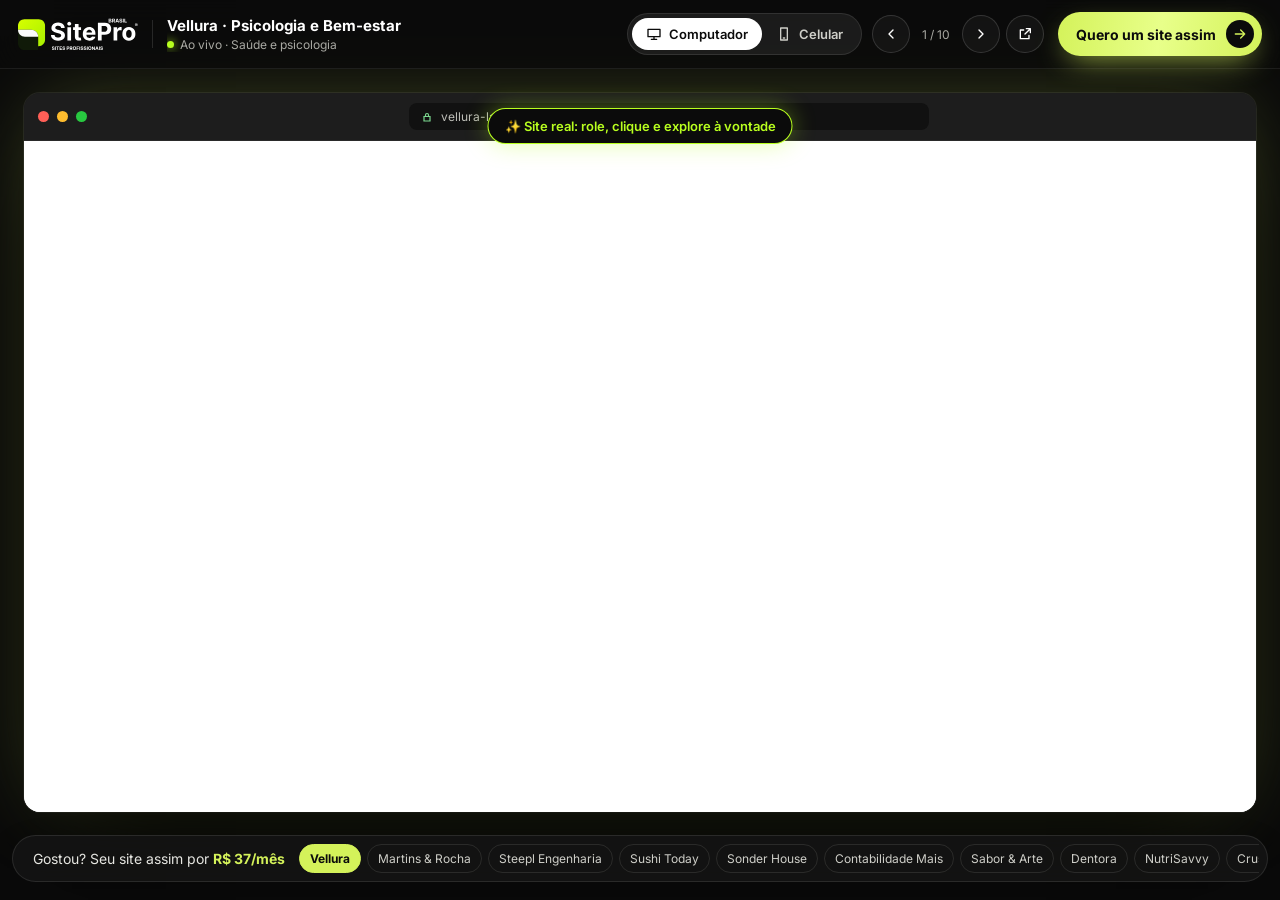
<file: demo.html>
<!doctype html>
<html lang="pt-BR">
<head>
<meta charset="utf-8">
<meta name="viewport" content="width=device-width, initial-scale=1">
<title>Demonstração de modelo | SitePro Brasil</title>
<meta name="robots" content="noindex, follow">
<meta name="theme-color" content="#0B0B0B">
<link rel="canonical" href="https://www.siteprobrasil.com.br/">
<link rel="preload" href="inter-latin.woff2" as="font" type="font/woff2" crossorigin>
<style>
@font-face{font-family:"Inter";font-style:normal;font-weight:400 800;font-display:swap;src:url("inter-latin.woff2") format("woff2")}
:root{--lime:#D4F25A;--neo:#B8FF1F;--mut:#A9A9A3}
*{box-sizing:border-box}
html,body{margin:0;height:100%;background:#0B0B0B;color:#fff;font-family:Inter,system-ui,sans-serif;-webkit-font-smoothing:antialiased}
body{display:flex;flex-direction:column;overflow:hidden}
a{color:inherit;text-decoration:none}
button{font:inherit;color:inherit;cursor:pointer}
.bg{position:fixed;inset:0;z-index:-1;overflow:hidden;pointer-events:none}
.bg span{position:absolute;border-radius:50%;filter:blur(90px);opacity:.33;animation:float 18s ease-in-out infinite alternate}
.bg .b1{width:520px;height:520px;left:-120px;top:10%;background:#D4F25A}
.bg .b2{width:560px;height:560px;right:-160px;bottom:-120px;background:#7B6CFF;animation-delay:-6s}
@keyframes float{to{transform:translate3d(60px,-40px,0) scale(1.1)}}
.bg::after{content:"";position:absolute;inset:0;background:radial-gradient(rgba(255,255,255,.06) 1px,transparent 1px) 0 0/22px 22px}
.bar{display:flex;align-items:center;gap:14px;padding:12px 18px;border-bottom:1px solid rgba(255,255,255,.08);background:rgba(11,11,11,.7);backdrop-filter:blur(14px);-webkit-backdrop-filter:blur(14px);position:relative;z-index:5}
.lg{flex:none}.lg img{height:34px;width:auto;display:block}.cta{flex:none}
.sep{width:1px;height:28px;background:rgba(255,255,255,.12)}
.info{display:flex;flex-direction:column;min-width:0;gap:2px;flex:1 1 0;overflow:hidden}.info small span:last-child{overflow:hidden;text-overflow:ellipsis}.mid{flex:none}
.info b{font-size:15px;font-weight:700;white-space:nowrap;overflow:hidden;text-overflow:ellipsis}
.info small{font-size:12px;color:var(--mut);display:flex;align-items:center;gap:6px;white-space:nowrap}
.live{width:7px;height:7px;border-radius:50%;background:var(--neo);box-shadow:0 0 10px var(--neo);animation:blink 1.6s infinite;flex:none}
@keyframes blink{50%{opacity:.35}}
.mid{margin:0 auto;display:flex;align-items:center;gap:10px}
.seg{display:inline-flex;padding:4px;border-radius:999px;background:rgba(255,255,255,.07);border:1px solid rgba(255,255,255,.1)}
.seg button{border:0;background:transparent;padding:8px 14px;border-radius:999px;font-size:13px;font-weight:600;color:#cfcfc9;display:inline-flex;align-items:center;gap:7px;transition:.25s}
.seg button.on{background:#fff;color:#0B0B0B}
.seg svg,.nav svg,.cta svg{width:16px;height:16px;fill:none;stroke:currentColor;stroke-width:2;stroke-linecap:round;stroke-linejoin:round}
.nav{display:flex;align-items:center;gap:6px}
.nav button,.nav a{width:38px;height:38px;border-radius:50%;border:1px solid rgba(255,255,255,.14);background:rgba(255,255,255,.04);display:grid;place-items:center;transition:.2s}
.nav button:hover,.nav a:hover{background:rgba(255,255,255,.12)}
.cnt{font-size:12px;color:var(--mut);min-width:40px;text-align:center}
.cta{display:inline-flex;align-items:center;gap:10px;padding:8px 8px 8px 18px;border-radius:999px;font-size:14px;font-weight:700;color:#0B0B0B;background:linear-gradient(100deg,#D4F25A,#E8FF8A 50%,#D4F25A);box-shadow:0 10px 30px -10px rgba(212,242,90,.8);white-space:nowrap;position:relative;overflow:hidden}
.cta::before{content:"";position:absolute;top:0;bottom:0;left:-40%;width:30%;background:linear-gradient(100deg,transparent,rgba(255,255,255,.8),transparent);transform:skewX(-20deg);animation:sweep 3.2s ease-in-out infinite}
@keyframes sweep{0%,55%{left:-40%}100%{left:130%}}
.cta i{width:28px;height:28px;border-radius:50%;background:#0B0B0B;color:var(--lime);display:grid;place-items:center;font-style:normal;position:relative}
.cta span{position:relative}
.stage{flex:1;min-height:0;display:flex;align-items:center;justify-content:center;padding:24px 24px 88px;position:relative}
.dev{position:relative;transition:width .6s cubic-bezier(.2,.8,.2,1),border-radius .6s;background:#1a1a1a;overflow:hidden;display:flex;flex-direction:column;box-shadow:0 50px 120px -30px rgba(0,0,0,.9),0 0 0 1px rgba(255,255,255,.08),0 0 80px -20px rgba(212,242,90,.35)}
.dev.desk{width:min(1280px,100%);height:100%;border-radius:16px}
.dev.mob{width:390px;height:min(800px,100%);border-radius:46px;padding:12px;background:#151515;box-shadow:0 50px 120px -30px rgba(0,0,0,.9),0 0 0 2px #2b2b2b,0 0 0 9px #111,0 0 90px -20px rgba(212,242,90,.45)}
.chrome{display:flex;align-items:center;gap:8px;padding:10px 14px;background:#1d1d1d;border-bottom:1px solid #2a2a2a;flex:none}
.chrome i{width:11px;height:11px;border-radius:50%;background:#ff5f57}.chrome i:nth-child(2){background:#febc2e}.chrome i:nth-child(3){background:#28c840}
.url{flex:1;max-width:520px;margin:0 auto;background:#111;border-radius:8px;padding:6px 12px;font-size:12px;color:#bdbdb7;display:flex;align-items:center;gap:8px;overflow:hidden;white-space:nowrap}
.url svg{width:12px;height:12px;flex:none;fill:none;stroke:#7bd88f;stroke-width:2.4}
.dev.mob .chrome{display:none}
.notch{display:none;position:absolute;top:20px;left:50%;transform:translateX(-50%);width:110px;height:30px;border-radius:20px;background:#000;z-index:3}
.dev.mob .notch{display:block}
.screen{position:relative;flex:1;background:#fff;overflow:hidden}
.dev.mob .screen{border-radius:36px}
iframe{position:absolute;inset:0;width:100%;height:100%;border:0;background:#fff}
.load{position:absolute;inset:0;z-index:2;display:grid;place-items:center;background:#0f0f0f;transition:opacity .5s,visibility .5s}
.load.hide{opacity:0;visibility:hidden}
.load div{display:flex;flex-direction:column;align-items:center;gap:12px;font-size:14px;color:#cfcfc9;text-align:center;padding:20px}
.spin{width:38px;height:38px;border-radius:50%;border:3px solid rgba(212,242,90,.2);border-top-color:var(--lime);animation:sp 1s linear infinite}
@keyframes sp{to{transform:rotate(360deg)}}
.load b{color:#fff;font-size:18px}
.tip{position:absolute;left:50%;top:40px;transform:translate(-50%,-10px);opacity:0;z-index:4;padding:9px 16px;border-radius:999px;background:#0B0B0B;color:var(--neo);font-size:13px;font-weight:600;box-shadow:0 0 0 1px var(--neo),0 0 24px rgba(184,255,31,.4);transition:.4s;pointer-events:none;white-space:nowrap}
.tip.show{opacity:1;transform:translate(-50%,0)}
.dock{position:fixed;left:50%;bottom:18px;transform:translateX(-50%);z-index:6;display:flex;align-items:center;gap:14px;padding:8px 8px 8px 20px;border-radius:999px;background:rgba(20,20,20,.88);backdrop-filter:blur(14px);-webkit-backdrop-filter:blur(14px);border:1px solid rgba(255,255,255,.1);box-shadow:0 20px 50px -20px rgba(0,0,0,.9);max-width:calc(100% - 24px)}
.dock p{margin:0;font-size:14px;color:#e6e6e1;white-space:nowrap}
.dock p b{color:var(--lime)}
.thumbs{display:flex;gap:6px;overflow-x:auto;scrollbar-width:none;min-width:0}
.thumbs::-webkit-scrollbar{display:none}
.thumbs a{padding:6px 10px;border-radius:999px;font-size:12px;color:#cfcfc9;border:1px solid rgba(255,255,255,.1);white-space:nowrap;transition:.2s}
.thumbs a:hover{border-color:rgba(255,255,255,.35)}
.thumbs a.on{background:var(--lime);color:#0B0B0B;border-color:var(--lime);font-weight:700}
.wa{flex:none;width:40px;height:40px;border-radius:50%;background:#25D366;display:grid;place-items:center}
.wa svg{width:20px;height:20px;fill:#fff}
@media (max-width:1200px){.dock p{display:none}.dock{padding-left:8px}}
@media (max-width:900px){.seg,.sep,.cnt{display:none}}
@media (max-width:680px){
 .bar{gap:10px;padding:10px 12px;flex-wrap:wrap}.lg img{height:28px}
 .info{flex:1}.mid{margin:0}.nav a{display:none}
 .cta{order:3;width:100%;justify-content:center;padding:8px}
 .stage{padding:10px 10px 70px}
 .dev.desk,.dev.mob{width:100%;height:100%;border-radius:20px;padding:0;box-shadow:0 0 0 1px rgba(255,255,255,.12)}
 .dev .chrome,.dev .notch{display:none!important}.dev.mob .screen{border-radius:20px}
 .tip{top:22px;font-size:12px}
 .dock{bottom:10px;padding:6px;width:calc(100% - 20px)}.thumbs{flex:1}
}
.cls{display:none;flex:none;width:40px;height:40px;border-radius:50%;border:1px solid rgba(255,255,255,.18);background:rgba(255,255,255,.06);font-size:24px;line-height:1;color:#fff}
.cls:hover{background:#fff;color:#0B0B0B}
html.embed .cls{display:grid;place-items:center}
@media (max-width:680px){html.embed .cls{order:2}}
@media (prefers-reduced-motion:reduce){*{animation:none!important;transition:none!important}}
</style>
<link rel="icon" type="image/svg+xml" href="favicon.svg">
<link rel="icon" type="image/png" sizes="32x32" href="favicon-32.png">
<link rel="icon" type="image/png" sizes="512x512" href="icon-512.png">
<link rel="apple-touch-icon" sizes="180x180" href="apple-touch-icon.png">
</head>
<body>
<div class="bg" aria-hidden="true"><span class="b1"></span><span class="b2"></span></div>
<header class="bar">
  <a class="lg" href="./" aria-label="Voltar para a página principal"><img src="logo-branco.svg" alt="SitePro Brasil" width="1087" height="309"></a>
  <span class="sep"></span>
  <div class="info"><b id="nm">Modelo</b><small><span class="live"></span><span id="sg">Demonstração ao vivo</span></small></div>
  <div class="mid">
    <div class="seg" role="group" aria-label="Ver como">
      <button type="button" class="on" data-d="desk"><svg viewBox="0 0 24 24"><path d="M3 5h18v11H3zM8 20h8M12 16v4"/></svg>Computador</button>
      <button type="button" data-d="mob"><svg viewBox="0 0 24 24"><path d="M7 3h10v18H7zM11 18h2"/></svg>Celular</button>
    </div>
    <div class="nav">
      <button type="button" id="prev" aria-label="Modelo anterior"><svg viewBox="0 0 24 24"><path d="M15 6l-6 6 6 6"/></svg></button>
      <span class="cnt" id="cnt"></span>
      <button type="button" id="next" aria-label="Próximo modelo"><svg viewBox="0 0 24 24"><path d="M9 6l6 6-6 6"/></svg></button>
      <a id="ext" target="_blank" rel="noopener" aria-label="Abrir o site em tela cheia"><svg viewBox="0 0 24 24"><path d="M14 4h6v6M20 4l-8 8M10 6H5v13h13v-5"/></svg></a>
    </div>
  </div>
  <a class="cta" id="cta" href="./#orcamento"><span>Quero um site assim</span><i><svg viewBox="0 0 24 24"><path d="M5 12h14M13 6l6 6-6 6"/></svg></i></a>
  <button type="button" class="cls" id="cls" aria-label="Fechar demonstração">×</button>
</header>
<main class="stage">
  <div class="dev desk" id="dev">
    <div class="chrome"><i></i><i></i><i></i><span class="url"><svg viewBox="0 0 24 24"><path d="M6 11h12v9H6zM9 11V8a3 3 0 0 1 6 0v3"/></svg><span id="url"></span></span></div>
    <span class="notch"></span>
    <div class="screen">
      <iframe id="fr" title="Demonstração do modelo"></iframe>
      <div class="load" id="ld"><div><span class="spin"></span><b id="ldn"></b><span>Carregando a demonstração ao vivo…</span></div></div>
    </div>
  </div>
  <div class="tip" id="tip">✨ Site real: role, clique e explore à vontade</div>
</main>
<nav class="dock" aria-label="Outros modelos">
  <p>Gostou? Seu site assim por <b>R$ 37/mês</b></p>
  <div class="thumbs" id="th"></div>
</nav>
<script src="/demo.js"></script>
</body>
</html>
</file>
<file: styles.min.css>
@font-face{font-family:Inter;font-style:normal;font-weight:400 800;font-display:swap;src:url(inter-latin.woff2) format("woff2")}[hidden]{display:none!important}:root{--bg:#E4E4E0;--panel:#FFFFFF;--soft:#F3F3F0;--ink:#0B0B0B;--mut:#5E5E5A;--line:rgba(11,11,11,.09);--lime:#D4F25A;--lime-d:#C3E445;--lav:#E2DDFF;--dark:#0F0F0F}body{margin:0;background:var(--bg)}*{box-sizing:border-box}html{scroll-behavior:smooth}a,a:hover{color:inherit}.lp{font-family:Inter,system-ui,-apple-system,sans-serif;color:var(--ink);background:var(--bg);-webkit-font-smoothing:antialiased;overflow-x:clip;padding-bottom:12px}.lp>.sec{margin:0 12px 12px;border-radius:32px;overflow:hidden;background:var(--soft)}.lp>.sec.white{background:var(--panel)}.wrap{max-width:1240px;margin:0 auto;padding:0 clamp(16px,4vw,40px);position:relative;z-index:2}.sec{position:relative;padding:clamp(64px,8vw,110px) 0;scroll-margin-top:84px}.h-hero{font-size:clamp(38px,4.8vw,66px);font-weight:500;letter-spacing:-.045em;line-height:1.02;margin:0}.h-sec{font-size:clamp(30px,3.6vw,50px);font-weight:500;letter-spacing:-.04em;line-height:1.05;margin:0}.h3{font-size:18px;font-weight:500;letter-spacing:-.02em;margin:0;line-height:1.3}.mut{color:var(--mut)}.hl,.tq{background:var(--lav);color:inherit;border-radius:.24em;padding:0 .14em;-webkit-box-decoration-break:clone;box-decoration-break:clone}.eyebrow{display:inline-flex;align-items:center;gap:8px;align-self:flex-start;font-size:13px;font-weight:500;color:var(--ink);background:var(--panel);border:1px solid var(--line);border-radius:999px;padding:6px 14px 6px 10px}.eyebrow:before{content:"";width:8px;height:8px;border-radius:50%;background:var(--lime);box-shadow:0 0 0 1px #0b0b0b40}.card{background:var(--panel);border:1px solid var(--line);border-radius:26px;position:relative;overflow:hidden;transition:transform .45s cubic-bezier(.2,.7,.2,1)}.card:hover{transform:translateY(-3px)}.card.dk{background:var(--dark);color:#fff;border-color:var(--dark)}.card.dk .icb{background:#ffffff14;color:var(--lime);border-color:#ffffff1f}.pill{display:inline-flex;align-items:center;gap:6px;border-radius:999px;padding:6px 13px;font-size:12px;font-weight:500;line-height:1.2;white-space:nowrap}.ic{width:20px;height:20px;fill:none;stroke:currentColor;stroke-width:1.7;stroke-linecap:round;stroke-linejoin:round;display:block;flex:none}.icb{width:46px;height:46px;border-radius:50%;display:inline-flex;align-items:center;justify-content:center;background:var(--soft);color:var(--ink);border:1px solid var(--line);flex:none}.num{width:30px;height:30px;border-radius:50%;display:inline-flex;align-items:center;justify-content:center;font-size:13px;font-weight:600;flex:none}.btn{display:inline-flex;align-items:center;justify-content:center;gap:10px;border-radius:999px;padding:0 24px;min-height:52px;font-size:15px;font-weight:500;letter-spacing:-.01em;text-decoration:none;cursor:pointer;border:0;font-family:inherit;transition:transform .25s,background .25s,color .25s;text-align:center}.btn-p{background:var(--ink);color:#fff}.btn-p:hover{color:#fff;background:#262626;transform:translateY(-1px)}.btn-p .ic{background:var(--lime);color:var(--ink);border-radius:50%;padding:5px;width:28px!important;height:28px!important;margin-right:-12px}.btn-s{background:var(--panel);color:var(--ink);border:1px solid rgba(11,11,11,.16)}.btn-s:hover{color:var(--ink);border-color:var(--ink)}.btn-sm{min-height:42px;padding:0 18px;font-size:14px}.chk{display:flex;gap:10px;align-items:flex-start;font-size:15px;line-height:1.45;color:#2b2b29}.chk .ic{width:20px;height:20px;padding:3px;border-radius:50%;background:var(--lime);color:var(--ink);stroke-width:2.4;margin-top:0}.list{list-style:none;margin:0;padding:0;display:flex;flex-direction:column;gap:11px}.wv{position:absolute;inset:0;width:100%;height:100%;-webkit-mask-image:linear-gradient(180deg,transparent 0%,#000 55%);mask-image:linear-gradient(180deg,transparent 0%,#000 55%)}.wv path,.wv use{fill:none;stroke:#ffffff29;stroke-width:1.1}.logo{display:inline-flex;align-items:center;gap:10px;text-decoration:none;color:var(--ink)}.logo:hover{color:var(--ink)}.lg-img{display:block;height:46px;width:auto}.dark-sec .lg-img{height:56px}@media(max-width:680px){.lg-img{height:40px}.dark-sec .lg-img{height:48px}}@media(max-width:360px){.lg-img{height:34px}}.lg-ic{width:36px;height:36px;flex:none}.lg-mon{fill:none;stroke:var(--ink);stroke-width:2.4;stroke-linecap:round;stroke-linejoin:round}.lg-dot{fill:var(--lime-d)}.lg-txt{text-anchor:middle;font-family:Inter,system-ui,sans-serif;font-weight:700;font-size:11px;fill:var(--ink);letter-spacing:.02em}.lg-w{display:flex;flex-direction:column;line-height:1}.lg-w b{font-size:14px;font-weight:700;letter-spacing:.02em}.lg-w small{font-size:8.5px;font-weight:500;letter-spacing:.24em;color:var(--mut);margin-top:4px}.dark-sec .logo,.dark-sec .logo:hover{color:#fff}.dark-sec .lg-mon{stroke:#fff}.dark-sec .lg-txt{fill:#fff}.dark-sec .lg-w small{color:#a3a39e}.hdr{position:sticky;top:0;z-index:50;padding:12px 12px 0;pointer-events:none}.hdr-in{pointer-events:auto;display:flex;align-items:center;justify-content:space-between;gap:20px;min-height:64px;background:#ffffffd1;-webkit-backdrop-filter:blur(14px);backdrop-filter:blur(14px);border:1px solid var(--line);border-radius:999px;max-width:1240px;padding:0 10px 0 22px}.nav-links{display:flex;gap:28px}.nav-links a{font-size:14px;font-weight:500;color:var(--mut);text-decoration:none;padding:10px 0}.nav-links a:hover{color:var(--ink)}.mnav{display:none;position:relative}.mnav summary{list-style:none;width:44px;height:44px;border-radius:50%;border:1px solid var(--line);display:flex;align-items:center;justify-content:center;cursor:pointer;color:var(--ink);background:#fff}.mnav summary::-webkit-details-marker{display:none}.mnav-p{position:absolute;right:0;top:54px;width:240px;background:#fff;border:1px solid var(--line);border-radius:20px;padding:10px;display:flex;flex-direction:column;box-shadow:0 24px 50px -20px #00000040}.mnav-p a{color:var(--ink);text-decoration:none;padding:12px;border-radius:12px;font-size:15px}.mnav-p a:hover{background:var(--soft);color:var(--ink)}.mnav-p a.btn:not(.btn-p){color:#fff}.lap-lid{background:#1a1a1a;border:1px solid #2A2A2A;border-radius:16px 16px 6px 6px;padding:10px;box-shadow:0 40px 80px -40px #00000073}.lap-scr{border-radius:7px;overflow:hidden;aspect-ratio:16/10;background:#fff}.lap-base{height:13px;margin:0 -7%;background:linear-gradient(180deg,#cfcfcb,#a9a9a5);border-radius:0 0 20px 20px}.phone{background:#1a1a1a;border:1px solid #2A2A2A;border-radius:26px;padding:7px;box-shadow:0 30px 60px -30px #00000080}.phone-scr{border-radius:20px;overflow:hidden;aspect-ratio:9/19;background:#fff}.ds{height:100%;display:flex;flex-direction:column;font-size:7px;color:#0f172a;background:#fff;text-align:left}.ds-nav{display:flex;justify-content:space-between;align-items:center;padding:7px 10px;gap:6px}.ds-logo{font-weight:800;font-size:8px;display:flex;align-items:center;gap:4px}.ds-logo i{width:9px;height:9px;border-radius:3px;display:inline-block}.ds-links{display:flex;gap:7px;color:#64748b}.ds-hero{display:grid;grid-template-columns:1.1fr 1fr;gap:8px;align-items:center;padding:10px 10px 12px}.ds-h{font-size:12.5px;font-weight:700;line-height:1.1;margin:0;letter-spacing:-.02em}.ds-p{margin:4px 0 0;color:#64748b;font-size:6.5px;line-height:1.4}.ds-btn{display:inline-block;padding:3px 9px;border-radius:99px;color:#fff;font-size:6px;font-weight:700;margin-top:6px}.ds-img{border-radius:6px;height:64px}.ds-cards{display:grid;grid-template-columns:repeat(3,minmax(0,1fr));gap:5px;padding:0 10px 10px}.ds-card{border-radius:5px;background:#f1f5f9;padding:6px;font-size:6px;font-weight:700;display:flex;flex-direction:column;gap:3px}.ds-card i{width:10px;height:10px;border-radius:3px;display:block}.ds-bar{height:3px;border-radius:2px;background:#cbd5e1;display:block}.ds-m .ds-hero{grid-template-columns:1fr;padding:10px 9px}.ds-m .ds-h{font-size:12px}.ds-m .ds-img{height:70px}.ds-m .ds-cards{grid-template-columns:1fr 1fr}.lp>.sec.dark-sec{background:var(--dark);color:#fff}.dark-sec .mut{color:#a3a39e}.dark-sec .eyebrow{background:#ffffff0f;border-color:#ffffff24;color:#fff}.dark-sec .eyebrow:before{box-shadow:none}.dark-sec .hl,.dark-sec .tq,.dark-sec .btn-p{background:var(--lime);color:var(--ink)}.dark-sec .btn-p:hover{background:#e1f87f;color:var(--ink)}.dark-sec .btn-p .ic{background:var(--ink);color:var(--lime)}.pf-head{display:grid;grid-template-columns:1.25fr 1fr;gap:28px 72px;align-items:end}.pf-stats{display:flex;gap:36px;padding-top:6px;border-top:1px solid rgba(255,255,255,.14)}.pf-stat{padding-top:16px}.pf-stat b{display:block;font-size:46px;font-weight:500;letter-spacing:-.05em;line-height:1;color:#fff}.pf-stat small{display:block;margin-top:6px;font-size:13px;color:#a3a39e}.pf-filters{display:flex;gap:4px;margin:44px 0 24px;padding:5px;border-radius:999px;background:#1a1a1a;border:1px solid rgba(255,255,255,.1);width:fit-content;max-width:100%;overflow-x:auto;scrollbar-width:none}.pf-filters::-webkit-scrollbar{display:none}.chip{display:inline-flex;align-items:center;gap:8px;min-height:44px;padding:0 18px;border-radius:999px;border:0;background:transparent;color:#a3a39e;font-family:inherit;font-size:14px;font-weight:500;cursor:pointer;white-space:nowrap;transition:background .3s,color .3s}.chip:hover{color:#fff}.chip em{font-style:normal;font-size:11px;font-weight:600;background:#ffffff1a;padding:2px 7px;border-radius:99px}.chip.on{background:var(--lime);color:var(--ink)}.chip.on em{background:#0b0b0b1f}.pf-grid{display:grid;grid-template-columns:repeat(12,minmax(0,1fr));gap:14px}.pf{grid-column:span 4;position:relative;border-radius:26px;overflow:hidden;background:#1a1a1a;border:1px solid rgba(255,255,255,.08);min-height:440px;display:flex;flex-direction:column;isolation:isolate;transition:transform .55s cubic-bezier(.2,.7,.2,1)}.pf.lg{grid-column:span 7;min-height:540px}.pf.md{grid-column:span 5;min-height:540px}.pf:hover{transform:translateY(-4px)}.pf-shot{position:absolute;inset:0;z-index:0;display:block;text-decoration:none}.pf-win{position:absolute;inset:12px 12px 0;border-radius:18px 18px 0 0;overflow:hidden;background:#232323;border:1px solid rgba(255,255,255,.08);border-bottom:0}.pf-win img{position:absolute;inset:30px 0 0;width:100%;height:calc(100% - 30px);object-fit:cover;object-position:50% 0%;display:block;transition:object-position 5s ease,transform .8s cubic-bezier(.2,.7,.2,1)}.pf:hover .pf-win img{object-position:50% 100%;transform:scale(1.02)}.tb-bar{position:absolute;top:0;left:0;right:0;height:30px;display:flex;align-items:center;gap:6px;padding:0 12px;background:#2a2a2a;border-bottom:1px solid rgba(255,255,255,.06);z-index:2}.tb-bar i{width:8px;height:8px;border-radius:50%;background:#ffffff38;flex:none}.tb-url{margin-left:8px;font-size:11px;color:#8a8a85;background:#1a1a1a;border-radius:6px;padding:3px 10px;overflow:hidden;text-overflow:ellipsis;white-space:nowrap;min-width:0}.sk{position:absolute;inset:30px 0 0;padding:22px 24px;display:flex;flex-direction:column;gap:12px;background:#232323}.sk i,.sk-h,.sk-p,.sk-img{display:block;border-radius:8px;background:linear-gradient(90deg,#ffffff0d,#ffffff1a,#ffffff0d);background-size:200% 100%;animation:sk 2.4s linear infinite}.sk-nav{display:flex;justify-content:space-between;align-items:center;margin-bottom:14px}.sk-nav i{height:10px;width:70px}.sk-nav span{display:flex;gap:10px}.sk-nav span i{width:34px;height:8px}.sk-h{height:22px;width:78%}.sk-p{height:10px;width:46%;margin-top:4px}.sk-img{flex:1;min-height:60px;margin-top:10px;border-radius:14px}@keyframes sk{0%{background-position:200% 0}to{background-position:-200% 0}}.pf-fade{position:absolute;left:0;right:0;bottom:0;height:64%;background:linear-gradient(180deg,#1a1a1a00,#1a1a1ad9 48%,#1a1a1a);pointer-events:none;z-index:1}.pf-top{position:absolute;top:54px;left:26px;right:26px;z-index:2;display:flex;gap:6px;flex-wrap:wrap;pointer-events:none}.pf-chip{display:inline-flex;align-items:center;min-height:28px;padding:0 11px;border-radius:999px;font-size:12px;font-weight:500;color:#fff;background:#0b0b0b99;-webkit-backdrop-filter:blur(10px);backdrop-filter:blur(10px);border:1px solid rgba(255,255,255,.14)}.pf-chip.tq{background:var(--lime);color:var(--ink);border-color:var(--lime);padding:0 11px;border-radius:999px}.pf-chip.wait{color:#a3a39e;border-style:dashed}.pf-info{position:relative;z-index:2;margin-top:auto;padding:24px 26px 26px;display:flex;flex-direction:column;gap:12px;pointer-events:none}.pf-name{margin:0;font-size:22px;font-weight:500;letter-spacing:-.03em;line-height:1.15}.pf.lg .pf-name,.pf.md .pf-name{font-size:clamp(24px,2.2vw,30px)}.pf-row{display:flex;flex-wrap:wrap;align-items:flex-end;justify-content:space-between;gap:16px}.pf-desc{margin:0;flex:1 1 240px;font-size:14px;line-height:1.55;color:#a3a39e;max-width:460px}.pf-btn{pointer-events:auto;display:inline-flex;align-items:center;gap:10px;min-height:46px;padding:0 6px 0 18px;border-radius:999px;font-size:14px;font-weight:500;text-decoration:none;color:#fff;background:#ffffff14;border:1px solid rgba(255,255,255,.16);transition:background .3s,color .3s,border-color .3s}.pf-btn:hover{color:var(--ink);background:#fff;border-color:#fff}.pf-arr{width:34px;height:34px;border-radius:50%;background:var(--lime);color:var(--ink);display:inline-flex;align-items:center;justify-content:center;transition:transform .35s}.pf-btn:hover .pf-arr{transform:rotate(45deg)}.g-hero{display:grid;grid-template-columns:1.02fr 1fr;gap:48px;align-items:center}.g3{display:grid;grid-template-columns:repeat(3,minmax(0,1fr));gap:14px;align-items:end}.g-inc{display:grid;grid-template-columns:repeat(3,minmax(0,1fr));gap:14px}.g-inc .c1{grid-row:span 2}.g-inc .c4{grid-column:span 2}.steps{display:grid;grid-template-columns:repeat(3,minmax(0,1fr));gap:12px;position:relative}.ft-sec{margin-top:44px;padding:clamp(22px,3vw,32px);border-radius:24px;background:#ffffffb8;border:1px solid rgba(11,11,11,.08);box-shadow:0 18px 40px -30px #0b0b0b59;display:grid;gap:22px}.ft-sec-head{display:flex;align-items:center;gap:14px}.ft-sec-ic{flex:none;width:48px;height:48px;border-radius:14px;display:grid;place-items:center;background:#0b0b0b;color:#d4f25a}.ft-sec-ic .ic{width:24px;height:24px}.ft-sec-t{margin:0;font-size:clamp(18px,2vw,22px);font-weight:600;letter-spacing:-.02em;color:#0b0b0b}.ft-sec-s{margin:2px 0 0;font-size:13px;color:#5e5e59}.ft-seals{list-style:none;margin:0;padding:0;display:grid;grid-template-columns:repeat(4,minmax(0,1fr));gap:10px}.ft-seals li{display:flex}.ft-seal{flex:1;display:flex;align-items:center;gap:12px;padding:12px 14px 12px 12px;border-radius:16px;background:#fff;border:1px solid rgba(11,11,11,.1);color:#0b0b0b;text-decoration:none;font:inherit;text-align:left;cursor:default;position:relative;overflow:hidden;transition:transform .25s,box-shadow .25s,border-color .25s}.ft-seal:before{content:"";position:absolute;left:0;top:0;bottom:0;width:3px;background:#d4f25a}a.ft-seal,button.ft-seal{cursor:pointer}a.ft-seal:hover,button.ft-seal:hover{transform:translateY(-2px);border-color:#0b0b0b38;box-shadow:0 12px 24px -16px #0b0b0b66}.ft-seal-ic{flex:none;width:38px;height:38px;border-radius:50%;display:grid;place-items:center;background:linear-gradient(135deg,#d4f25a,#b9e33a);color:#0b0b0b}.ft-seal-ic .ic{width:19px;height:19px;stroke-width:1.9}.ft-seal-tx{display:flex;flex-direction:column;min-width:0;line-height:1.25}.ft-seal-tx b{font-size:12px;font-weight:700;letter-spacing:.06em;text-transform:uppercase}.ft-seal-tx small{font-size:12.5px;color:#5e5e59;margin-top:2px}.ft-check{padding-top:18px;border-top:1px dashed rgba(11,11,11,.14)}.ft-check-t{margin:0 0 8px;font-size:12px;font-weight:600;letter-spacing:.1em;text-transform:uppercase;color:#0b0b0b}.ft-check ul{list-style:none;margin:0;padding:0;display:grid;gap:6px;font-size:13.5px;line-height:1.5;color:#4a4a46}.ft-check li{padding-left:16px;position:relative}.ft-check li:before{content:"";position:absolute;left:2px;top:.6em;width:6px;height:6px;border-radius:50%;background:#b9e33a}.ft-check b{color:#0b0b0b;font-weight:600}.ft-check a,.ft-check .linkbtn{color:#0b0b0b;font-size:inherit;padding:0;text-decoration:underline;text-decoration-color:#b9e33a;text-decoration-thickness:2px;text-underline-offset:3px}@media(max-width:1180px){.ft-seals{grid-template-columns:repeat(2,minmax(0,1fr))}}@media(max-width:560px){.ft-seals{grid-template-columns:1fr}.ft-sec-head{align-items:flex-start}}.lf-grid{display:grid;grid-template-columns:minmax(0,5fr) minmax(0,6fr);gap:clamp(24px,4vw,56px);align-items:center}.lf-copy{display:flex;flex-direction:column;gap:18px}.lf-sub{margin:0;font-size:16px;line-height:1.6}.lf-cli{margin:4px 0 0;font-size:14px;color:#2b2b29}.lf-cli .linkbtn,.lf-ck .linkbtn{color:#0b0b0b;font-size:inherit;padding:0;display:inline;text-decoration:underline;text-decoration-color:#b9e33a;text-decoration-thickness:2px;text-underline-offset:3px}.lf-card{padding:clamp(22px,3vw,34px)}.lf-card:hover{transform:none}#lf-form{display:flex;flex-direction:column;gap:14px;position:relative}.lf-e{margin:0;font-size:12.5px;line-height:1.4;color:#b42318}.fld [aria-invalid=true]{border-color:#b42318}.lf-ck{display:flex;gap:10px;align-items:flex-start;font-size:13px;line-height:1.5;color:#2b2b29;cursor:pointer}.lf-ck input{width:20px;height:20px;margin:1px 0 0;accent-color:#0B0B0B;flex:none}.lf-ck+.lf-e{margin-top:6px}.lf-send{width:100%;min-height:56px}.lf-sp{display:none;width:18px;height:18px;border-radius:50%;border:2px solid rgba(255,255,255,.35);border-top-color:#fff;animation:lf-spin .8s linear infinite}.lf-send[aria-busy=true] .lf-sp{display:inline-block}.lf-send[aria-busy=true] .ic{display:none}@keyframes lf-spin{to{transform:rotate(360deg)}}.lf-fail{border:1px solid rgba(180,35,24,.3);background:#fef3f2;color:#7a271a;border-radius:14px;padding:12px 14px;font-size:13.5px;line-height:1.5}.lf-fail a{color:#7a271a;font-weight:600}.lf-note{margin:0;font-size:12px;line-height:1.5;text-align:center}.lf-ok{display:flex;flex-direction:column;gap:14px;align-items:flex-start;outline:none}.hdr-meet{min-height:44px}.pf-more{display:flex;justify-content:center;margin-top:24px}@media(max-width:1180px){.hdr-meet{display:none}}@media(max-width:900px){.lf-grid{grid-template-columns:1fr}}.sg-grid{display:grid;grid-template-columns:minmax(0,5fr) minmax(0,7fr);gap:clamp(20px,3vw,40px);align-items:stretch}.sg-seal{display:flex;flex-direction:column;align-items:flex-start;justify-content:center;gap:14px;padding:clamp(28px,4vw,48px);color:#fff;border-color:#ffffff14;background:radial-gradient(90% 60% at 0% 0%,#d4f25a29,#d4f25a00 60%),radial-gradient(80% 60% at 100% 100%,#9b8cff2e,#9b8cff00 70%),#0b0b0b}.sg-seal:after{content:"";position:absolute;inset:0;pointer-events:none;background:radial-gradient(rgba(255,255,255,.06) 1px,transparent 1px) 0 0/18px 18px;-webkit-mask-image:linear-gradient(160deg,#000,transparent 60%);mask-image:linear-gradient(160deg,#000,transparent 60%)}.sg-seal>*{position:relative;z-index:1}.sg-badge{position:relative;width:76px;height:76px;border-radius:50%;display:grid;place-items:center;background:linear-gradient(135deg,#d4f25a,#b9e33a);color:#0b0b0b;box-shadow:0 14px 34px -14px #d4f25a99;margin-bottom:6px}.sg-badge .ic{width:32px;height:32px;stroke-width:1.9}.sg-ring{position:absolute;inset:-9px;border-radius:50%;border:1px solid rgba(212,242,90,.45);animation:sg-pulse 2.8s ease-out infinite}@keyframes sg-pulse{0%{transform:scale(.92);opacity:.9}to{transform:scale(1.18);opacity:0}}.sg-k{margin:0;font-size:clamp(24px,2.4vw,32px);font-weight:600;letter-spacing:.06em;text-transform:uppercase;line-height:1.1}.sg-t{margin:0;font-size:16px;line-height:1.55;color:#cfcfc9;max-width:360px}.sg-facts{list-style:none;margin:8px 0 0;padding:16px 0 0;display:grid;gap:10px;border-top:1px solid rgba(255,255,255,.12);align-self:stretch}.sg-facts li{display:flex;align-items:center;gap:10px;font-size:14px;color:#e9e9e4}.sg-facts .ic{width:20px;height:20px;padding:4px;border-radius:50%;background:#d4f25a24;color:#d4f25a;stroke-width:2.4}.sg-seal .sg-link{color:#d4f25a;font-size:14px;font-weight:500;padding:6px 0 0}.sg-seal .sg-link:hover{color:#fff}.sg-seal .sg-link .ic{width:16px;height:16px;transition:transform .25s}.sg-seal .sg-link:hover .ic{transform:translate(3px)}.sg-side{display:flex;flex-direction:column;justify-content:center;gap:28px;min-width:0}.sg-list{list-style:none;margin:0;padding:0;display:grid;grid-template-columns:repeat(2,minmax(0,1fr));gap:12px}.sg-list .card{display:flex;gap:14px;align-items:flex-start;padding:20px}.sg-list .h3{font-size:16px}.sg-list p{margin:4px 0 0;font-size:14px;line-height:1.5}.sg-mini{display:inline-flex;align-items:center;gap:8px;border-radius:999px;padding:7px 14px;font-size:12px;font-weight:500;letter-spacing:.02em;color:#e9e9e4;background:#ffffff0f;border:1px solid rgba(255,255,255,.12)}.sg-mini .ic{width:14px;height:14px;color:#d4f25a;stroke-width:2}@media(max-width:900px){.sg-grid{grid-template-columns:1fr}.sg-side{order:-1}}@media(max-width:560px){.sg-list{grid-template-columns:1fr}.sg-list .card{padding:18px}}@media(prefers-reduced-motion:reduce){.sg-ring{animation:none}}.cf-steps .card{position:relative;overflow:hidden;transition:box-shadow .5s,border-color .5s}.cf-steps .card:after{content:"";position:absolute;left:0;right:0;bottom:0;height:3px;background:linear-gradient(90deg,#d4f25a,#b9e33a);transform:scaleX(0);transform-origin:left}.cf-steps.cf-on .card{animation:cf-card 7.2s ease-in-out infinite;animation-delay:calc(var(--i)*1.2s)}.cf-steps.cf-on .card:after{animation:cf-bar 7.2s linear infinite;animation-delay:calc(var(--i)*1.2s)}.cf-steps.cf-on .card .icb{animation:cf-ic 7.2s ease-in-out infinite;animation-delay:calc(var(--i)*1.2s)}.cf-steps.cf-on .card .num{animation:cf-num 7.2s ease-in-out infinite;animation-delay:calc(var(--i)*1.2s)}@keyframes cf-card{0%,20%,to{box-shadow:0 0 #d4f25a00}4%,14%{box-shadow:0 18px 40px -18px #78961473,0 0 0 2px #d4f25a}}@keyframes cf-bar{0%{transform:scaleX(0)}16%{transform:scaleX(1)}19%,to{transform:scaleX(0)}}@keyframes cf-ic{0%,20%,to{transform:none}5%{transform:rotate(-10deg) scale(1.12)}10%{transform:rotate(6deg) scale(1.12)}15%{transform:none}}@keyframes cf-num{0%,20%,to{transform:none}6%{transform:scale(1.25)}12%{transform:scale(1)}}.cf-cta{display:flex;align-items:center;gap:16px;flex-wrap:wrap;margin-top:28px}.cf-cta>.mut{font-size:14px}.cf-cta .btn-p{animation:hdr-pulse 2.4s ease-out infinite}.cf-cta .btn-p:hover{animation:none}@media(max-width:680px){.cf-cta{flex-direction:column;align-items:stretch;text-align:center}.cf-cta .btn{justify-content:center}}@media(prefers-reduced-motion:reduce){.cf-steps .card,.cf-steps .card:after,.cf-steps .icb,.cf-steps .num,.cf-cta .btn-p{animation:none!important}}.g-exp{display:grid;grid-template-columns:1.2fr .85fr .85fr;gap:14px}.g-meet{display:grid;grid-template-columns:1fr 1fr;gap:14px;align-items:stretch}.g-faq{display:grid;grid-template-columns:.8fr 1.2fr;gap:48px;align-items:start}.g-foot{display:grid;grid-template-columns:1.4fr 1fr 1fr;gap:32px}.faq{background:var(--panel);border-radius:20px;margin-bottom:8px;border:1px solid var(--line)}.faq summary{list-style:none;cursor:pointer;display:flex;justify-content:space-between;align-items:center;gap:16px;padding:18px 18px 18px 22px;font-size:16px;font-weight:500;line-height:1.4;letter-spacing:-.01em}.faq summary::-webkit-details-marker{display:none}.faq summary .pl{width:32px;height:32px;border-radius:50%;background:var(--soft);display:inline-flex;align-items:center;justify-content:center;flex:none;transition:transform .3s,background .3s;color:var(--ink)}.faq[open] summary .pl{transform:rotate(45deg);background:var(--lime)}.faq p{margin:0;padding:0 22px 22px;color:var(--mut);font-size:15px;line-height:1.6}.fab{position:fixed;right:22px;bottom:22px;z-index:60;display:inline-flex;align-items:center;gap:10px;background:var(--lime);color:var(--ink);border:1px solid rgba(11,11,11,.1);border-radius:999px;min-height:56px;padding:0 22px 0 18px;font-family:inherit;font-size:15px;font-weight:500;cursor:pointer;box-shadow:0 14px 30px -14px #00000073}.fab:hover{transform:translateY(-2px)}.fab,.fab:hover{width:60px;height:60px;min-height:60px;padding:0;gap:0;justify-content:center;border-radius:50%;background:#25d366;color:#fff;border:0;box-shadow:0 14px 30px -10px #25d366b3}.fab:hover{transform:scale(1.06)}.fab .wa-ic{width:32px;height:32px;display:block;position:relative;z-index:1}.fab:before,.fab:after{content:"";position:absolute;inset:0;border-radius:50%;background:#25d366;z-index:-1;animation:wa-pulse 2s cubic-bezier(.2,.6,.3,1) infinite}.fab:after{animation-delay:1s}.fab .wa-ic{animation:wa-blink 2s ease-in-out infinite}@keyframes wa-pulse{0%{transform:scale(1);opacity:.55}to{transform:scale(1.9);opacity:0}}@keyframes wa-blink{0%,to{transform:scale(1)}12%{transform:scale(1.14) rotate(-8deg)}24%{transform:scale(1) rotate(0)}}.btn{white-space:nowrap}@media(max-width:1060px){.g-meet{grid-template-columns:1fr}}@media(max-width:420px){.btn{white-space:normal}}.mbar{display:none}.wa-ov{position:fixed;inset:0;z-index:100;background:#0b0b0b80;-webkit-backdrop-filter:blur(6px);backdrop-filter:blur(6px);display:flex;align-items:center;justify-content:center;padding:16px}.wa-box{width:100%;max-width:520px;max-height:calc(100vh - 32px);overflow:auto;background:#fff;color:var(--ink);border-radius:28px;padding:26px;box-shadow:0 40px 100px -30px #00000080}.opt{display:flex;gap:14px;align-items:center;width:100%;text-align:left;background:var(--soft);border:1px solid var(--line);border-radius:20px;padding:18px;color:var(--ink);font-family:inherit;cursor:pointer;transition:border-color .25s,background .25s}.opt:hover{border-color:var(--ink);background:#fff}.fld{display:flex;flex-direction:column;gap:6px}.fld label{font-size:13px;font-weight:500;color:#2b2b29}.fld input,.fld select,.fld textarea{font-family:inherit;font-size:15px;color:var(--ink);background:var(--soft);border:1px solid var(--line);border-radius:14px;padding:12px 14px;min-height:46px;outline:none;width:100%}.fld textarea{min-height:90px;resize:vertical}.fld input:focus,.fld select:focus,.fld textarea:focus{border-color:var(--ink);background:#fff;box-shadow:0 0 0 3px var(--lime)}.fgrid{display:grid;grid-template-columns:1fr 1fr;gap:12px}.btn[disabled]{background:#d9d9d5;color:#8a8a85;cursor:not-allowed;transform:none}.xbtn{width:40px;height:40px;border-radius:50%;border:1px solid var(--line);background:var(--soft);color:var(--ink);display:inline-flex;align-items:center;justify-content:center;cursor:pointer;flex:none}.linkbtn{background:none;border:0;color:var(--mut);font-family:inherit;font-size:13px;cursor:pointer;padding:8px 0;display:inline-flex;align-items:center;gap:6px}.linkbtn:hover{color:var(--ink)}.dark-sec .linkbtn{color:#a3a39e}.dark-sec .linkbtn:hover{color:#fff}a:focus-visible,button:focus-visible,summary:focus-visible{outline:2px solid var(--ink);outline-offset:3px}.dark-sec a:focus-visible,.dark-sec button:focus-visible{outline-color:var(--lime)}.hdr-in{margin:0 auto}.h-hero .tq{white-space:nowrap}.h-sec:has(.tq),.h-sec:has(.hl){line-height:1.2}.h-sec .tq,.h-sec .hl{white-space:nowrap;padding:.02em .18em .04em;border-radius:.22em}.h-sec .tq-long{display:inline-block;margin-top:.14em}@media(max-width:560px){.h-sec .tq-long{white-space:normal}}.g-hero{grid-template-columns:1.15fr .85fr}.hero-title{font-size:clamp(34px,3.9vw,58px);line-height:1.16;letter-spacing:-.045em;text-wrap:balance}.hero-title .ht-1,.hero-title .ht-2{display:block;white-space:nowrap}.hero-title .ht-2{margin-top:.08em}.hero-title .tq{padding:0 .16em;margin-left:.04em;border-radius:.2em}@media(max-width:1060px){.g-hero{grid-template-columns:1fr}.hero-title{font-size:clamp(34px,6.4vw,56px)}}@media(max-width:520px){.hero-title{font-size:clamp(30px,8.6vw,40px)}.hero-title .ht-1{white-space:normal}}.sec.white .card{background:var(--soft)}.sec.white .card.dk{background:var(--dark)}@keyframes rise{0%{opacity:0;transform:translate3d(0,26px,0)}to{opacity:1;transform:none}}.rise{animation:rise 1s cubic-bezier(.16,1,.3,1) both}.g-hero>.rise{animation:none}.g-hero>.rise>*{animation:rise 1s cubic-bezier(.16,1,.3,1) both}.g-hero>.rise>:nth-child(1){animation-delay:.05s}.g-hero>.rise>:nth-child(2){animation-delay:.15s}.g-hero>.rise>:nth-child(3){animation-delay:.27s}.g-hero>.rise>:nth-child(4){animation-delay:.39s}.g-hero>.rise>:nth-child(5){animation-delay:.5s}.g-hero>.rise>:nth-child(6){animation-delay:.6s}.g-hero>.rise>:nth-child(n+7){animation-delay:.7s}.hero-3d.rise{animation:h3d-in 1.4s cubic-bezier(.16,1,.3,1) .25s both}@keyframes h3d-in{0%{opacity:0;transform:translate3d(40px,30px,0) scale(.96)}to{opacity:1;transform:none}}.hdr-in{animation:hdr-in .8s cubic-bezier(.16,1,.3,1) both}@keyframes hdr-in{0%{opacity:0;transform:translate3d(0,-16px,0)}to{opacity:1;transform:none}}.anim{opacity:0;transform:translate3d(0,24px,0) scale(.985)}.anim.in{opacity:1;transform:none;transition:opacity .75s ease var(--d,0ms),transform 1s cubic-bezier(.16,1,.3,1) var(--d,0ms)}.chk.anim{transform:translate3d(-10px,0,0)}.chk.anim.in{transform:none}.btn,.chip,.pill,.eyebrow,.faq,.opt,.nav-links a,.linkbtn,.pf-btn{transition:transform .35s cubic-bezier(.16,1,.3,1),background-color .3s,color .3s,border-color .3s,box-shadow .35s}.btn:active{transform:scale(.97)}.faq{transition:background-color .3s,border-color .3s,box-shadow .35s}.faq:hover{border-color:#0b0b0b2e}.faq[open]{box-shadow:0 16px 30px -24px #0b0b0b59}.faq[open] p{animation:faq-in .45s cubic-bezier(.16,1,.3,1) both}@keyframes faq-in{0%{opacity:0;transform:translate3d(0,-6px,0)}to{opacity:1;transform:none}}.chk .ic{transition:transform .35s cubic-bezier(.16,1,.3,1)}.chk:hover .ic{transform:scale(1.15) rotate(-8deg)}.icb{transition:transform .45s cubic-bezier(.16,1,.3,1),background-color .3s}.card:hover .icb{transform:rotate(-8deg) scale(1.06)}.wa-ov:not([hidden]){animation:ov-in .3s ease both}.wa-ov:not([hidden]) .wa-box{animation:box-in .45s cubic-bezier(.16,1,.3,1) both}@keyframes ov-in{0%{opacity:0}to{opacity:1}}@keyframes box-in{0%{opacity:0;transform:translate3d(0,24px,0) scale(.96)}to{opacity:1;transform:none}}[data-pane]:not([hidden]){animation:faq-in .4s cubic-bezier(.16,1,.3,1) both}@media(max-width:1060px){.nav-links{display:none}.mnav{display:block}.g-hero{grid-template-columns:1fr}.g-inc{grid-template-columns:1fr 1fr}.g-inc .c1{grid-row:auto}.g-inc .c4{grid-column:1 / -1}.pf-head{grid-template-columns:1fr}.pf,.pf.lg,.pf.md{grid-column:span 6;min-height:460px}.steps{grid-template-columns:repeat(3,minmax(0,1fr))}.g-exp{grid-template-columns:1fr 1fr}.g-exp>:first-child{grid-column:1 / -1}.g-faq{grid-template-columns:1fr}.g-foot{grid-template-columns:1fr 1fr}}@media(max-width:680px){.lp{padding-bottom:84px}.lp>.sec{margin:0 8px 8px;border-radius:24px}.hdr{padding:8px 8px 0}.hdr-in{padding:0 8px 0 16px;min-height:58px}.hdr-cta{display:none}.g3,.g-inc,.steps,.g-exp,.g-meet,.g-foot,.fgrid{grid-template-columns:1fr}.port-cta .btn{width:100%}.pf,.pf.lg,.pf.md{grid-column:1 / -1;min-height:430px}.pf-filters{width:100%;border-radius:22px}.pf-btn{width:100%;justify-content:space-between}.pf-stats{gap:28px}.g3>*{height:auto!important;min-height:170px}.g-inc .c4{grid-column:auto}.btn-row .btn{width:100%}.fab{bottom:88px;right:16px}.fab .fab-t{display:none}.mbar{display:flex;position:fixed;left:0;right:0;bottom:0;z-index:55;padding:10px 12px calc(10px + env(safe-area-inset-bottom));background:#e4e4e0e6;-webkit-backdrop-filter:blur(12px);backdrop-filter:blur(12px)}.mbar .btn{width:100%;min-height:52px}.hero-dev{margin-top:12px}}.pf-win{inset:12px 12px 0}.pf-win .scr{position:absolute;inset:30px 0 0;overflow:hidden;container-type:size;background:#232323}.pf-phone .scr{position:absolute;inset:0;overflow:hidden;container-type:size;border-radius:inherit;background:#fff}.pf-win .scr img{position:static;inset:auto;height:auto;object-fit:initial}.scr img{display:block;width:100%;height:auto;max-width:none;transform:translateZ(0);transition:transform 1.1s cubic-bezier(.4,0,.2,1);will-change:transform}.pf:hover .pf-win .scr img,.pf-shot:focus-visible .pf-win .scr img{transform:translate3d(0,calc(-100% + 100cqh),0);transition:transform 9s cubic-bezier(.45,0,.55,1)}.pf:hover .pf-phone .scr img,.pf-shot:focus-visible .pf-phone .scr img{transform:translate3d(0,calc(-100% + 100cqh),0);transition:transform 11s cubic-bezier(.45,0,.55,1) .15s}.pf,.pf.lg,.pf.md{min-height:0;--ph:330px}.pf.lg,.pf.md{--ph:410px}.pf-shot{position:relative;inset:auto;height:var(--ph);flex:none}.pf-fade{top:calc(var(--ph) - 110px);bottom:auto;height:110px!important;background:linear-gradient(180deg,#1a1a1a00,#1a1a1a)!important}.pf-info{margin-top:0;padding-top:18px}.pf-phone{position:absolute;z-index:3;right:clamp(16px,3%,30px);top:56px;height:calc(var(--ph) - 62px);width:auto;aspect-ratio:9/19.5;border-radius:24px;padding:0;border:5px solid #0B0B0B;background:#0b0b0b;box-shadow:0 0 0 1px #ffffff24,0 30px 60px -18px #000000d9;transform:rotate(3deg) translateY(6px);transition:transform .6s cubic-bezier(.2,.7,.2,1)}.pf-phone .scr{border-radius:19px}.pf-notch{position:absolute;z-index:2;top:6px;left:50%;width:34%;height:12px;border-radius:99px;background:#0b0b0b;transform:translate(-50%)}.pf:hover .pf-phone{transform:rotate(0) translateY(-6px)}.pf-fade{height:58%;background:linear-gradient(180deg,#1a1a1a00,#1a1a1ac7 42%,#1a1a1a 82%)}.pf:hover .pf-fade{opacity:.9}.pf-info{padding-right:26px}.pf-chip.dev{gap:6px;background:#ffffffeb;color:#0b0b0b;border-color:transparent}.pf-chip.dev .ic{width:14px;height:14px}.pf-top{right:auto;max-width:62%}@media(hover:none){.pf.inview .pf-win .scr img{animation:pfscroll 16s cubic-bezier(.45,0,.55,1) 1s infinite alternate}.pf.inview .pf-phone .scr img{animation:pfscroll 19s cubic-bezier(.45,0,.55,1) 1.6s infinite alternate}}@keyframes pfscroll{0%,8%{transform:translateZ(0)}92%,to{transform:translate3d(0,calc(-100% + 100cqh),0)}}@media(max-width:680px){.pf,.pf.lg,.pf.md{--ph:340px}.pf-phone{top:92px;height:calc(var(--ph) - 98px)}.pf-top{max-width:100%;right:26px}}@media(prefers-reduced-motion:reduce){.scr img{transform:none!important}}.hero-3d{position:relative;height:680px;margin:-60px calc(-1*clamp(16px,4vw,40px) - 20px) -90px -40px}.h3d-view{position:absolute;inset:0;perspective:1800px;overflow:hidden;-webkit-mask-image:linear-gradient(90deg,transparent 0,#000 22%),linear-gradient(180deg,transparent 0,#000 14%,#000 84%,transparent 100%);-webkit-mask-composite:source-in;mask-image:linear-gradient(90deg,transparent 0,#000 22%),linear-gradient(180deg,transparent 0,#000 14%,#000 84%,transparent 100%);mask-composite:intersect}.h3d-stage{position:absolute;left:50%;top:50%;width:1040px;height:1500px;display:flex;gap:18px;align-items:flex-start;transform:translate(-46%,-50%) rotateX(48deg) rotate(-32deg) scale(.92);transform-style:preserve-3d}.h3d-col{flex:none;overflow:visible}.h3d-col.d{width:300px}.h3d-col.m{width:150px}.h3d-track{display:flex;flex-direction:column;gap:18px;animation:h3d-up var(--dur,50s) linear infinite;will-change:transform}.h3d-col.down .h3d-track{animation-name:h3d-down}.hero-3d:hover .h3d-track{animation-play-state:paused}@keyframes h3d-up{0%{transform:translateZ(0)}to{transform:translate3d(0,calc(-50% - 9px),0)}}@keyframes h3d-down{0%{transform:translate3d(0,calc(-50% - 9px),0)}to{transform:translateZ(0)}}.h3d-tile{position:relative;display:block;background:#fff;border-radius:16px;overflow:hidden;box-shadow:0 1px #fff9 inset,0 30px 40px -24px #0b0b0b73,0 0 0 1px #0b0b0b0f}.h3d-tile img{display:block;width:100%;height:auto}.h3d-tile.d{padding-top:20px;background:#f3f3f0}.h3d-bar{position:absolute;top:0;left:0;right:0;height:20px;display:flex;align-items:center;gap:4px;padding:0 9px}.h3d-bar i{width:6px;height:6px;border-radius:50%;background:#0b0b0b2e}.h3d-tile.m{border-radius:22px;border:4px solid #0B0B0B;background:#0b0b0b}.h3d-tile.m img{border-radius:17px}.h3d-notch{position:absolute;z-index:2;top:5px;left:50%;width:36%;height:9px;border-radius:99px;background:#0b0b0b;transform:translate(-50%)}.h3d-badge{position:absolute;z-index:3;display:inline-flex;align-items:center;gap:10px;background:#ffffffe6;-webkit-backdrop-filter:blur(12px);backdrop-filter:blur(12px);border:1px solid rgba(11,11,11,.08);border-radius:20px;padding:12px 16px;font-size:14px;font-weight:500;box-shadow:0 20px 40px -20px #0b0b0b59;animation:h3d-float 6s ease-in-out infinite}.h3d-badge.b1{left:6%;top:12%;background:#0b0b0b;color:#fff;border-color:#0b0b0b}.h3d-badge.b1 b{font-size:34px;font-weight:500;letter-spacing:-.05em;color:var(--lime);line-height:1}.h3d-badge.b1 span{font-size:13px;line-height:1.3;color:#d9d9d4}.h3d-badge.b2{right:8%;top:44%;background:var(--lime);border-color:var(--lime);animation-delay:-2s}.h3d-badge.b3{left:14%;bottom:12%;animation-delay:-4s}.h3d-badge.b3 .ic{width:18px;height:18px}.h3d-dot{width:8px;height:8px;border-radius:50%;background:#0b0b0b;box-shadow:0 0 0 4px #0b0b0b1f}@keyframes h3d-float{0%,to{transform:translateY(0)}50%{transform:translateY(-10px)}}@media(max-width:1060px){.hero-3d{height:520px;margin:8px calc(-1*clamp(16px,4vw,40px)) -40px}.h3d-view{-webkit-mask-image:linear-gradient(180deg,transparent 0,#000 12%,#000 82%,transparent 100%);mask-image:linear-gradient(180deg,transparent 0,#000 12%,#000 82%,transparent 100%)}.h3d-stage{transform:translate(-48%,-50%) rotateX(48deg) rotate(-32deg) scale(.86)}}@media(max-width:680px){.hero-3d{height:420px;margin:4px -12px 0}.h3d-stage{transform:translate(-50%,-50%) rotateX(48deg) rotate(-32deg) scale(.66)}.h3d-badge{font-size:12px;padding:9px 12px}.h3d-badge.b1 b{font-size:26px}.h3d-badge.b1{left:4%;top:6%}.h3d-badge.b2{right:4%}.h3d-badge.b3{left:6%;bottom:6%}}@media(prefers-reduced-motion:reduce){.h3d-track,.h3d-badge{animation:none!important}}.btn-p .ic.ic-l{margin:0 0 0 -12px}.mk3d{position:relative;flex:1;min-height:300px;margin:30px -28px -28px;border-radius:0 0 26px 26px;background:radial-gradient(70% 60% at 50% 70%,#e9f8b4,#e9f8b400 70%),linear-gradient(180deg,#f7f7f4,#ecece8);border-top:1px solid var(--line);perspective:1100px;overflow:hidden;--rx:14deg;--ry:-22deg}.mk-scene{position:absolute;left:50%;top:50%;width:300px;height:200px;transform-style:preserve-3d;transform:translate(-56%,-58%) rotateX(var(--rx)) rotateY(var(--ry)) rotate(2deg);transition:transform .5s cubic-bezier(.2,.7,.2,1)}.mk-laptop{position:absolute;inset:0;transform-style:preserve-3d}.mk-lid{position:absolute;left:0;right:0;top:0;aspect-ratio:16/10.4;background:#0b0b0b;border-radius:12px 12px 4px 4px;padding:8px 8px 10px;box-shadow:inset 0 0 0 1px #2a2a2a}.mk-cam{position:absolute;top:3px;left:50%;width:4px;height:4px;border-radius:50%;background:#333;transform:translate(-50%)}.mk-scr,.mk-pscr{position:relative;width:100%;height:100%;overflow:hidden;container-type:size;background:#fff}.mk-scr{border-radius:4px}.mk-scr img,.mk-pscr img{position:absolute;left:0;top:0;width:100%;height:auto;opacity:0;transition:opacity .7s ease;animation:mk-scroll 14s cubic-bezier(.45,0,.55,1) infinite alternate;animation-play-state:paused}.mk-pscr img{animation-duration:12s}.mk-scr img.on,.mk-pscr img.on{opacity:1;animation-play-state:running}@keyframes mk-scroll{0%,10%{transform:translateZ(0)}90%,to{transform:translate3d(0,calc(-100% + 100cqh),0)}}.mk-deck{position:absolute;left:-7%;right:-7%;top:194px;height:150px;transform-origin:top center;transform:rotateX(82deg);background:linear-gradient(180deg,#d9d9d5,#c4c4bf);border-radius:4px 4px 16px 16px;box-shadow:inset 0 2px #ffffffb3}.mk-pad{position:absolute;left:50%;bottom:14px;width:30%;height:34px;border-radius:6px;background:#0b0b0b14;transform:translate(-50%)}.mk-phone{position:absolute;right:-30px;bottom:-34px;width:84px;aspect-ratio:9/19.5;background:#0b0b0b;border-radius:16px;padding:4px;transform:translateZ(70px) rotateY(10deg);box-shadow:-18px 24px 30px -12px #0b0b0b66}.mk-pscr{border-radius:12px}.mk-notch{position:absolute;z-index:2;top:7px;left:50%;width:32%;height:7px;border-radius:9px;background:#0b0b0b;transform:translate(-50%)}.mk-shadow{position:absolute;left:4%;right:-6%;top:215px;height:60px;border-radius:50%;background:#0b0b0b38;filter:blur(22px);transform:translateZ(-40px) rotateX(82deg)}.mk-tag,.mk-chip{position:absolute;z-index:3;display:inline-flex;align-items:center;gap:8px;border-radius:999px;font-size:12px;font-weight:500;padding:7px 12px;animation:h3d-float 6s ease-in-out infinite}.mk-tag{left:16px;top:16px;background:#0b0b0b;color:#fff}.mk-dot{width:7px;height:7px;border-radius:50%;background:var(--lime)}.mk-chip{right:16px;top:16px;background:var(--lime);color:var(--ink);animation-delay:-3s}.mk3d{container-type:inline-size}.mk-scene{width:min(320px,80cqw);height:auto;translate:4% 0}.mk-pad{display:none}.mk-laptop{position:relative;inset:auto}.mk-lid{position:relative}.mk-deck{top:calc(100% - 1px)}.mk-shadow{top:calc(100% + 14px)}.mk-phone{width:28%;right:-9%;bottom:-17%}@media(max-width:1060px){.mk3d{min-height:320px}}@media(max-width:680px){.mk3d{min-height:280px}.mk-scene{transform:translate(-56%,-58%) scale(.82) rotateX(var(--rx)) rotateY(var(--ry)) rotate(2deg)}}@media(prefers-reduced-motion:reduce){.mk-scr img,.mk-pscr img,.mk-tag,.mk-chip{animation:none!important}}@property --oa{syntax:"<angle>";inherits:false;initial-value:0deg}.offer-sec{position:relative;isolation:isolate}.offer-bg{position:absolute;inset:0;z-index:-1;overflow:hidden;pointer-events:none}.offer-bg span{position:absolute;border-radius:50%;filter:blur(70px);opacity:.75;animation:ob-move 16s ease-in-out infinite alternate}.offer-bg .ob1{width:520px;height:520px;left:50%;top:38%;margin-left:-560px;background:radial-gradient(circle,#d4f25a,#d4f25a00 70%)}.offer-bg .ob2{width:560px;height:560px;left:50%;top:30%;margin-left:40px;background:radial-gradient(circle,#c9beff,#c9beff00 70%);animation-delay:-5s}.offer-bg .ob3{width:420px;height:420px;left:50%;bottom:-160px;margin-left:-210px;background:radial-gradient(circle,#bff0e0,#bff0e000 70%);animation-delay:-9s;opacity:.6}@keyframes ob-move{0%{transform:translateZ(0) scale(1)}50%{transform:translate3d(40px,-30px,0) scale(1.08)}to{transform:translate3d(-30px,24px,0) scale(.95)}}.offer{position:relative;margin-top:44px;width:100%;max-width:580px;border-radius:32px;padding:3px;background:conic-gradient(from var(--oa),#D4F25A,#E2DDFF,#9B8CFF,#D4F25A 50%,#5EE6B0,#D4F25A);animation:offer-spin 6s linear infinite;box-shadow:0 40px 90px -30px #0b0b0b8c}.offer:before{content:"";position:absolute;inset:-18px;z-index:-1;border-radius:46px;background:inherit;filter:blur(36px);opacity:.55}@keyframes offer-spin{to{--oa:360deg}}.offer-in{position:relative;overflow:hidden;border-radius:30px;padding:clamp(28px,4vw,46px);display:flex;flex-direction:column;align-items:center;gap:18px;color:#fff;background:radial-gradient(120% 70% at 50% 0%,#2a2f14,#2a2f1400 60%),radial-gradient(90% 60% at 100% 100%,#241f45,#241f4500 70%),#0b0b0b}.offer-in:after{content:"";position:absolute;inset:0;pointer-events:none;background:radial-gradient(rgba(255,255,255,.07) 1px,transparent 1px) 0 0/18px 18px;-webkit-mask-image:linear-gradient(180deg,#000,transparent 55%);mask-image:linear-gradient(180deg,#000,transparent 55%)}.offer-in>*{position:relative;z-index:1}.offer-pill{display:inline-flex;align-items:center;gap:8px;border-radius:999px;padding:8px 15px;font-size:12px;font-weight:600;letter-spacing:.04em;color:#0b0b0b;background:linear-gradient(90deg,#d4f25a,#e2ddff)}.offer-dot{width:7px;height:7px;border-radius:50%;background:#0b0b0b;animation:wa-blink 1.6s ease-in-out infinite}.offer-price{margin:6px 0 0;display:flex;align-items:flex-start;justify-content:center;font-size:clamp(72px,10vw,118px);font-weight:800;letter-spacing:-.055em;line-height:.9;background:linear-gradient(100deg,#d4f25a,#f2ffc2 30%,#e2ddff 52%,#d4f25a 75% 100%);background-size:220% 100%;-webkit-background-clip:text;background-clip:text;color:transparent;animation:offer-shine 5s ease-in-out infinite}.offer-cur{font-size:.32em;letter-spacing:-.02em;margin:.22em .12em 0 0}.offer-cents{font-size:.42em;letter-spacing:-.03em;margin-top:.12em}@keyframes offer-shine{0%,to{background-position:100% 0}50%{background-position:0 0}}.offer-eq{margin:0;font-size:17px;color:#cfcfc9}.offer-eq b{color:#0b0b0b;background:var(--lime);border-radius:8px;padding:2px 8px;font-weight:700;white-space:nowrap}.offer-list{list-style:none;margin:10px 0 4px;padding:22px 0 0;align-self:stretch;text-align:left;display:grid;gap:12px;border-top:1px solid rgba(255,255,255,.12)}.offer-list li{display:flex;align-items:center;gap:12px;font-size:15px;color:#e9e9e4}.offer-list .ic{flex:none;width:24px;height:24px;padding:5px;border-radius:50%;color:#0b0b0b;background:linear-gradient(135deg,#d4f25a,#b9e33a);stroke-width:2.6}.offer-cta{position:relative;overflow:hidden;align-self:stretch;display:flex;align-items:center;justify-content:center;gap:12px;min-height:62px;border-radius:999px;font-size:17px;font-weight:700;color:#0b0b0b;text-decoration:none;background:linear-gradient(100deg,#c8ec3c,#d4f25a,#c8ec3c);box-shadow:0 12px 28px -16px #d4f25a8c,inset 0 -2px #0000001f;transition:transform .25s,box-shadow .25s,filter .25s}.offer-cta:before{content:none}.offer-cta>*{position:relative}.offer-cta .ic{width:30px;height:30px;padding:7px;border-radius:50%;background:#0b0b0b;color:var(--lime);transition:transform .25s}.offer-cta:hover{color:#0b0b0b;transform:translateY(-2px);filter:brightness(.94) saturate(1.1);box-shadow:0 18px 36px -14px #d4f25a99,inset 0 -2px #00000024}.offer-cta:hover .ic{transform:translate(4px)}@keyframes offer-sweep{0%,55%{transform:translate(0) skew(-20deg)}to{transform:translate(480%) skew(-20deg)}}.offer-trust{display:flex;gap:18px;flex-wrap:wrap;justify-content:center;font-size:13px;color:#c9c9c3}.offer-trust span{display:inline-flex;align-items:center;gap:6px}.offer-trust .ic{width:16px;height:16px;color:var(--lime)}@media(max-width:560px){.offer-bg .ob1{margin-left:-380px}.offer-bg .ob2{margin-left:-60px}.offer-list li{font-size:14px;align-items:flex-start}.offer-eq{font-size:15px}}@media(prefers-reduced-motion:reduce){.offer,.offer-bg span,.offer-price,.offer-cta:before,.offer-dot{animation:none!important}}.hdr-cta{position:relative;overflow:hidden;isolation:isolate;gap:10px;padding:0 6px 0 20px;min-height:44px;font-weight:600;color:#0b0b0b;background:linear-gradient(100deg,#d4f25a,#edff9e 45%,#d4f25a);box-shadow:0 10px 26px -10px #96be14e6,inset 0 1px #ffffffb3;animation:hdr-pulse 2.4s ease-out infinite}.hdr-cta:before{content:"";position:absolute;z-index:-1;top:0;bottom:0;left:-50%;width:40%;background:linear-gradient(100deg,transparent,rgba(255,255,255,.85),transparent);transform:skew(-20deg);animation:offer-sweep 3s ease-in-out infinite}.hdr-cta .ic{width:32px;height:32px;padding:8px;border-radius:50%;background:#0b0b0b;color:var(--lime);transition:transform .25s}.hdr-cta:hover{transform:translateY(-1px);color:#0b0b0b}.hdr-cta:hover .ic{transform:translate(3px) rotate(-8deg)}@keyframes hdr-pulse{0%,to{transform:scale(1)}50%{transform:scale(1.035)}}@media(prefers-reduced-motion:reduce){.hdr-cta,.hdr-cta:before{animation:none!important}}.btn-p,.dark-sec .btn-p{position:relative;overflow:hidden;isolation:isolate;font-weight:600;color:#0b0b0b;background:linear-gradient(100deg,#d4f25a,#edff9e 45%,#d4f25a);box-shadow:0 12px 28px -12px #96be14d9,inset 0 1px #ffffffb3}.btn-p:before{content:"";position:absolute;z-index:-1;top:0;bottom:0;left:-50%;width:40%;background:linear-gradient(100deg,transparent,rgba(255,255,255,.85),transparent);transform:skew(-20deg);animation:offer-sweep 3.2s ease-in-out infinite}.btn-p:hover,.dark-sec .btn-p:hover{color:#0b0b0b;background:linear-gradient(100deg,#d4f25a,#edff9e 45%,#d4f25a);transform:translateY(-2px);box-shadow:0 18px 36px -12px #96be14f2,inset 0 1px #ffffffb3}.btn-p .ic,.dark-sec .btn-p .ic{background:#0b0b0b;color:var(--lime);transition:transform .25s}.btn-p:hover .ic:not(.ic-l){transform:translate(3px)}.btn-p[data-link=checkout]{animation:hdr-pulse 2.4s ease-out infinite}.btn-p[data-link=checkout]:hover{animation:none}.btn-p:disabled{background:#e4e4e0;color:#8a8a85;box-shadow:none;cursor:not-allowed;transform:none}.btn-p:disabled:before{display:none}.btn-p:disabled .ic{background:#bdbdb8;color:#fff}.mbar .btn-p{min-height:54px;font-size:15px}@media(prefers-reduced-motion:reduce){.btn-p,.btn-p:before{animation:none!important}}.btn-p.btn-dk{color:#fff;background:linear-gradient(100deg,#0b0b0b,#2a2a27,#0b0b0b);box-shadow:0 14px 30px -14px #0b0b0bb3,inset 0 1px #ffffff1f}.btn-p.btn-dk:before{background:linear-gradient(100deg,transparent,rgba(212,242,90,.35),transparent)}.btn-p.btn-dk:hover{color:#fff;background:linear-gradient(100deg,#0b0b0b,#2a2a27,#0b0b0b);box-shadow:0 20px 36px -14px #0b0b0bcc,inset 0 1px #ffffff1f}.btn-p.btn-dk .ic{background:var(--lime);color:#0b0b0b}@media(hover:hover)and (pointer:fine){html.neo-on,html.neo-on body,html.neo-on a,html.neo-on button,html.neo-on summary,html.neo-on label,html.neo-on [role=button]{cursor:url(data:image/svg+xml,%3Csvg%20xmlns%3D%22http%3A//www.w3.org/2000/svg%22%20width%3D%2230%22%20height%3D%2230%22%20viewBox%3D%220%200%2030%2030%22%3E%3Cpath%20d%3D%22M4%203l20%209.2-8.6%202.4L11.6%2023z%22%20fill%3D%22%23B8FF1F%22%20stroke%3D%22%230B0B0B%22%20stroke-width%3D%221.8%22%20stroke-linejoin%3D%22round%22/%3E%3C/svg%3E) 4 3,auto}html.neo-on input,html.neo-on textarea{cursor:text}}.neo-tag{position:fixed;left:0;top:0;z-index:9999;pointer-events:none;display:none;align-items:center;gap:6px;width:max-content;padding:6px 11px;border-radius:4px 999px 999px;background:#b8ff1f;color:#0b0b0b;font:600 12.5px/1.2 Inter,system-ui,sans-serif;letter-spacing:-.01em;white-space:nowrap;box-shadow:0 0 0 1px #0b0b0bd9,0 0 18px #b8ff1fbf,0 8px 18px -8px #0b0b0b80;will-change:transform;transition:opacity .2s}html.neo-on .neo-tag{display:inline-flex}.neo-tag.off{opacity:0}.neo-tag .neo-txt{display:inline-block;transition:opacity .18s}.neo-tag.swap .neo-txt{opacity:0}.neo-tag.msg{background:#0b0b0b;color:#b8ff1f;box-shadow:0 0 0 1px #b8ff1f,0 0 22px #b8ff1f8c,0 10px 22px -8px #0b0b0b99}.neo-dot{width:6px;height:6px;border-radius:50%;background:currentColor;flex:none}.neo-tag.msg .neo-dot{animation:wa-blink 1.4s ease-in-out infinite}.neo-toast{position:fixed;left:50%;bottom:calc(178px + env(safe-area-inset-bottom));z-index:70;transform:translate(-50%,16px);opacity:0;pointer-events:none;display:inline-flex;align-items:center;gap:8px;padding:9px 14px;border-radius:999px;background:#0b0b0b;color:#b8ff1f;font:600 13px/1.3 Inter,system-ui,sans-serif;width:max-content;max-width:calc(100vw - 32px);text-align:left;box-shadow:0 0 0 1px #b8ff1f,0 0 22px #b8ff1f73;transition:opacity .3s,transform .3s}.neo-toast.show{opacity:1;transform:translate(-50%)}.neo-toast .neo-dot{align-self:center}@media(min-width:681px){.neo-toast{bottom:28px}}.neo-invite{position:fixed;left:50%;bottom:28px;z-index:70;display:inline-flex;align-items:center;gap:4px;padding:5px;border-radius:999px;background:#0b0b0b;box-shadow:0 0 0 1px #b8ff1fb3,0 14px 34px -12px #0b0b0b99;transform:translate(-50%,20px);opacity:0;visibility:hidden;transition:opacity .35s,transform .35s,visibility 0s .35s}.neo-invite.show{opacity:1;visibility:visible;transform:translate(-50%);transition:opacity .35s,transform .35s}.neo-go{display:inline-flex;align-items:center;gap:9px;border:0;background:transparent;color:#fff;font:500 14px/1 Inter,system-ui,sans-serif;padding:8px 6px 8px 12px;cursor:pointer;white-space:nowrap}.neo-go .neo-dot{background:#b8ff1f}.neo-ar{display:inline-flex;align-items:center;border-radius:999px;background:#b8ff1f;color:#0b0b0b;font-weight:600;padding:7px 12px;margin-left:4px}.neo-go:hover .neo-ar{background:#d4ff6a}.neo-x{width:32px;height:32px;border:0;border-radius:50%;background:#ffffff14;color:#a9a9a3;font-size:18px;line-height:1;cursor:pointer}.neo-x:hover{background:#ffffff29;color:#fff}@media(max-width:680px){.neo-invite{bottom:calc(108px + env(safe-area-inset-bottom));left:16px;transform:translateY(20px)}.neo-invite.show{transform:none}}.is-off,.is-off *,.is-off *:before,.is-off *:after{animation-play-state:paused!important}@media(max-width:680px){.g-exp>.card{min-height:190px!important}}.exp-shots{position:absolute;right:-18px;top:18px;width:62%;max-width:300px;pointer-events:none}.exp-shots img{display:block;border-radius:12px;box-shadow:0 22px 40px -18px #0b0b0b8c,0 0 0 1px #0b0b0b1f}.exp-shots .es1{width:100%;height:auto;transform:rotate(-6deg)}.exp-shots .es2{position:absolute;left:-14%;top:42%;width:34%;height:auto;border:3px solid #0B0B0B;border-radius:14px;transform:rotate(5deg)}@media(min-width:1061px){.exp-shots{width:72%;top:22px}}.bonus-arts{display:grid;grid-template-columns:repeat(5,minmax(0,1fr));gap:8px}.ba{position:relative;aspect-ratio:4/5;overflow:hidden;border-radius:10px;display:flex;flex-direction:column;justify-content:flex-end;padding:7px;box-shadow:0 8px 18px -10px #0b0b0b80}.ba b{position:relative;font-size:clamp(9px,.85vw,12px);font-weight:700;line-height:1.1;letter-spacing:-.01em}.ba i{position:absolute;top:7px;left:7px;font-style:normal;font-size:8px;opacity:.7}.ba-img img{position:absolute;inset:0;width:100%;height:100%;object-fit:cover;object-position:top}.ba-img:after{content:"";position:absolute;inset:0;background:linear-gradient(180deg,transparent 40%,rgba(11,11,11,.85))}.ba-img b{z-index:1;color:#fff}.ba-dk{background:#0b0b0b;color:#d4f25a}.ba-lt{background:#f7fce3;color:#0b0b0b}@media(max-width:680px){.bonus-arts{gap:6px}.ba{padding:5px;border-radius:8px}.ba i,.ba-img b,.ba-img:after{display:none}.ba b{font-size:8.5px}}@media(max-width:900px){.g-inc>.c4{grid-template-columns:1fr!important}}.bonus-posts{position:relative;display:grid;grid-template-columns:repeat(4,minmax(0,1fr));gap:12px;height:380px;overflow:hidden;min-width:0;-webkit-mask-image:linear-gradient(180deg,transparent,#000 14%,#000 86%,transparent);mask-image:linear-gradient(180deg,transparent,#000 14%,#000 86%,transparent)}.bcol{overflow:hidden}.btrack{display:flex;flex-direction:column;gap:12px;animation:bp-up 18s linear infinite}.bc2 .btrack,.bc4 .btrack{animation-name:bp-down;animation-duration:22s}.bc3 .btrack{animation-duration:20s}.bonus-posts:hover .btrack{animation-play-state:paused}.bp{display:block;width:100%;height:auto;aspect-ratio:420/554;border-radius:14px;box-shadow:0 18px 30px -16px #0b0b0b8c;transition:transform .35s}.bp:hover{transform:scale(1.04)}@keyframes bp-up{0%{transform:translateY(0)}to{transform:translateY(calc(-50% - 6px))}}@keyframes bp-down{0%{transform:translateY(calc(-50% - 6px))}to{transform:translateY(0)}}.bonus-chips{display:flex;flex-wrap:wrap;gap:8px}.bonus-chips span{font-size:12.5px;font-weight:600;padding:7px 12px;border-radius:999px;background:#0b0b0b14;border:1px solid rgba(11,11,11,.14)}.bonus-chips span:last-child{background:#0b0b0b;color:#d4f25a;border-color:#0b0b0b}@media(max-width:680px){.bonus-posts{height:300px;gap:8px;margin:0 -8px}.btrack{gap:8px}.bp{border-radius:10px}}@media(prefers-reduced-motion:reduce){.btrack{animation:none!important}}.dm{position:fixed;inset:0;z-index:200;display:grid;place-items:center;padding:2.5vh 2vw}.dm[hidden]{display:none}.dm-bd{position:absolute;inset:0;background:#0b0b0bb8;backdrop-filter:blur(8px);-webkit-backdrop-filter:blur(8px);animation:dm-f .3s ease}.dm-box{position:relative;width:100%;height:100%;max-width:1500px;border-radius:24px;overflow:hidden;background:#0b0b0b;box-shadow:0 40px 120px -20px #000c,0 0 0 1px #ffffff1a;animation:dm-in .45s cubic-bezier(.2,.8,.2,1)}.dm-box iframe{position:absolute;inset:0;width:100%;height:100%;border:0}.dm-x{display:none;position:absolute;top:12px;right:12px;z-index:2;width:40px;height:40px;border-radius:50%;border:0;background:#fff;color:#0b0b0b;font-size:24px;line-height:1;cursor:pointer;box-shadow:0 6px 18px -6px #0009}.dm-x:hover{background:#d4f25a}html.dm-open{overflow:hidden}html.dm-open .neo-tag,html.dm-open .neo-toast,html.dm-open .neo-invite{display:none!important}html.dm-open.neo-on .dm,html.dm-open.neo-on .dm *{cursor:auto!important}@keyframes dm-f{0%{opacity:0}}@keyframes dm-in{0%{opacity:0;transform:translateY(24px) scale(.97)}}@media(max-width:680px){.dm{padding:0}.dm-box{border-radius:0}.dm-x{top:auto;bottom:76px;right:12px}}.bk{margin-top:auto;border-radius:20px;background:#fff;border:1px solid rgba(11,11,11,.1);box-shadow:0 30px 60px -34px #0b0b0b73;padding:14px;display:flex;flex-direction:column;gap:12px}.bk-prog{display:grid;grid-template-columns:repeat(4,1fr);gap:6px}.bk-prog i{height:4px;border-radius:4px;background:#0b0b0b14;overflow:hidden;position:relative}.bk-prog i:after{content:"";position:absolute;inset:0;background:#0b0b0b;transform:scaleX(0);transform-origin:left}.bk-prog i.done:after{transform:scaleX(1)}.bk-prog i.on:after{animation:bk-bar var(--bkd,4s) linear forwards}@keyframes bk-bar{to{transform:scaleX(1)}}.bk-scr{position:relative;height:350px;overflow:hidden;border-radius:14px;background:#f7f7f4}.bk-s{position:absolute;inset:0;padding:16px;display:flex;flex-direction:column;gap:10px;opacity:0;transform:translate(30px);transition:opacity .45s,transform .55s cubic-bezier(.2,.8,.2,1);pointer-events:none}.bk-s.on{opacity:1;transform:none}.bk-s.out{opacity:0;transform:translate(-30px)}.bk-h{display:flex;justify-content:space-between;align-items:baseline;gap:8px}.bk-h b{font-size:16px;letter-spacing:-.01em}.bk-h span{font-size:12px;color:#4a4a46}.bk-wk,.bk-cal{display:grid;grid-template-columns:repeat(7,1fr);gap:5px;text-align:center}.bk-wk span{font-size:10px;font-weight:600;color:#9a9a94}.bk-d{font-size:12px;padding:6px 0;border-radius:8px;color:#b5b5af;transition:.3s}.bk-d.av{color:#0b0b0b;background:#d4f25a59;font-weight:600}.bk-s1.p1 .bk-d.pick{background:#0b0b0b;color:#d4f25a;transform:scale(1.12);box-shadow:0 6px 14px -6px #0b0b0b99}.bk-times{display:grid;grid-template-columns:repeat(4,1fr);gap:6px;opacity:0;transform:translateY(10px);transition:.4s}.bk-s1.p1 .bk-times{opacity:1;transform:none}.bk-times span{font-size:12px;font-weight:600;text-align:center;padding:8px 0;border-radius:9px;border:1px solid rgba(11,11,11,.14);background:#fff;transition:.3s}.bk-s1.p2 .bk-times .pick{background:#d4f25a;border-color:#0b0b0b;transform:scale(1.06)}.bk-f{display:flex;flex-direction:column;gap:3px;padding:7px 10px;border-radius:10px;background:#fff;border:1px solid rgba(11,11,11,.1)}.bk-f small{font-size:10px;color:#8a8a84;font-weight:600;letter-spacing:.02em}.bk-f span{font-size:13px;min-height:16px;white-space:nowrap;overflow:hidden;text-overflow:ellipsis}.bk-f.typing{border-color:#0b0b0b;box-shadow:0 0 0 3px #d4f25a99}.bk-f.typing span:after{content:"";display:inline-block;width:1.5px;height:13px;background:#0b0b0b;margin-left:1px;vertical-align:-2px;animation:bk-blink .8s steps(2) infinite}@keyframes bk-blink{50%{opacity:0}}.bk-btn{margin-top:auto;text-align:center;font-size:13px;font-weight:700;padding:11px;border-radius:999px;background:#0b0b0b;color:#d4f25a;transition:.25s}.bk-s2.p1 .bk-btn{transform:scale(.96);background:#d4f25a;color:#0b0b0b}.bk-s3{align-items:center;justify-content:center;text-align:center;gap:8px}.bk-ok{width:66px;height:66px;border-radius:50%;background:#d4f25a;display:grid;place-items:center;transform:scale(0);box-shadow:0 0 #d4f25ab3}.bk-ok svg{width:34px;height:34px;fill:none;stroke:#0b0b0b;stroke-width:2.8;stroke-linecap:round;stroke-linejoin:round;stroke-dasharray:30;stroke-dashoffset:30}.bk-s3.on .bk-ok{animation:bk-pop .55s cubic-bezier(.3,1.6,.5,1) forwards,bk-ring 1.6s .5s ease-out}.bk-s3.on .bk-ok svg{animation:bk-draw .5s .35s ease forwards}@keyframes bk-pop{to{transform:scale(1)}}@keyframes bk-ring{to{box-shadow:0 0 0 22px #d4f25a00}}@keyframes bk-draw{to{stroke-dashoffset:0}}.bk-t{font-size:20px;letter-spacing:-.02em;margin-top:4px}.bk-sub{font-size:13px;color:#4a4a46}.bk-link{display:inline-flex;align-items:center;gap:8px;font-size:12.5px;font-weight:600;padding:8px 12px;border-radius:999px;background:#fff;border:1px solid rgba(11,11,11,.12);margin-top:4px}.bk-link svg{width:16px;height:16px;fill:none;stroke:#0b0b0b;stroke-width:2;stroke-linejoin:round}.bk-mail{font-size:11.5px;color:#8a8a84}.bk-s3>*:not(.bk-ok){opacity:0;transform:translateY(8px)}.bk-s3.on>*:not(.bk-ok){animation:bk-up .4s ease forwards}.bk-s3.on .bk-t{animation-delay:.45s!important}.bk-s3.on .bk-sub{animation-delay:.55s!important}.bk-s3.on .bk-link{animation-delay:.7s!important}.bk-s3.on .bk-mail{animation-delay:.85s!important}@keyframes bk-up{to{opacity:1;transform:none}}.bk-s4{align-items:center;justify-content:center;background:radial-gradient(120% 90% at 50% 0%,#2a2f14,#0b0b0b 70%)}.bk-phone{width:100%;max-width:300px;display:flex;flex-direction:column;align-items:center;gap:10px}.bk-clock{font-size:46px;font-weight:300;color:#fff;letter-spacing:-.03em;margin-bottom:6px}.bk-notif{width:100%;display:flex;gap:10px;align-items:center;padding:11px 12px;border-radius:16px;background:#ffffff24;backdrop-filter:blur(10px);-webkit-backdrop-filter:blur(10px);color:#fff;opacity:0;transform:translateY(-24px) scale(.96)}.bk-notif b{display:block;font-size:12.5px}.bk-notif small{display:block;font-size:12px;color:#e2e2dc;line-height:1.35}.bk-s4.on .bk-notif{animation:bk-drop .6s cubic-bezier(.2,1.3,.4,1) .3s forwards}.bk-s4.on .bk-notif.n2{animation-delay:1.3s}@keyframes bk-drop{to{opacity:1;transform:none}}.bk-bell{flex:none;width:34px;height:34px;border-radius:10px;background:#d4f25a;display:grid;place-items:center}.bk-bell svg{width:18px;height:18px;fill:none;stroke:#0b0b0b;stroke-width:2;stroke-linejoin:round}.bk-bell.wa{background:#25d366}.bk-bell.wa svg{stroke:#fff}.bk-s4.on .bk-notif:first-of-type .bk-bell svg{animation:bk-shake .6s .9s 2}@keyframes bk-shake{25%{transform:rotate(16deg)}75%{transform:rotate(-16deg)}}.bk-cur{position:absolute;left:0;top:0;z-index:3;width:22px;height:22px;pointer-events:none;opacity:0;transition:transform .8s cubic-bezier(.45,.05,.3,1),opacity .3s}.bk-cur.show{opacity:1}.bk-cur svg{width:22px;height:22px;fill:#b8ff1f;stroke:#0b0b0b;stroke-width:1.6;stroke-linejoin:round;filter:drop-shadow(0 3px 4px rgba(0,0,0,.3))}.bk-cur.tap svg{animation:bk-tap .3s ease}@keyframes bk-tap{50%{transform:scale(.78)}}.list li.bk-li{transition:opacity .3s,transform .3s}.list.bk-live li.bk-li{opacity:.45}.list.bk-live li.bk-li.on{opacity:1;transform:translate(4px);font-weight:600}@media(max-width:680px){.bk{padding:10px}.bk-scr{height:350px}.bk-s{padding:12px;gap:8px}.bk-f{padding:6px 9px}.bk-clock{font-size:38px}.bk-link{font-size:11.5px}}@media(prefers-reduced-motion:reduce){.bk-s,.bk-cur{transition:none}.bk-cur{display:none}}.foot-lt .lg-img{height:56px}.foot-lt .mut{color:#5e5e59}.foot-lt .linkbtn{color:#4a4a46}.foot-lt a:hover,.foot-lt .linkbtn:hover{color:#0b0b0b!important}@media(max-width:680px){.foot-lt .lg-img{height:48px}}.g-dp{display:grid;grid-template-columns:minmax(0,.9fr) minmax(0,1.1fr);gap:clamp(28px,5vw,64px);align-items:center}.dp-copy{display:flex;flex-direction:column;gap:18px}.dp-rate{display:flex;align-items:center;gap:10px;flex-wrap:wrap}.dp-rate b{font-size:40px;letter-spacing:-.04em;line-height:1}.dp-rate span{color:#d4f25a;letter-spacing:2px;font-size:18px}.dp-rate small{color:#a3a39e;font-size:13px}.dp-grid{display:grid;grid-template-columns:repeat(2,minmax(0,1fr));gap:18px}.dp-card{margin:0;display:flex;flex-direction:column;gap:12px}.dp-card:nth-child(2){margin-top:48px}.dp-vid{position:relative;display:block;width:100%;aspect-ratio:9/16;padding:0;border:0;border-radius:24px;overflow:hidden;cursor:pointer;background:#1a1a1a;box-shadow:0 30px 60px -28px #000000e6,0 0 0 1px #ffffff1a}.dp-vid img{position:absolute;inset:0;width:100%;height:100%;object-fit:cover;transition:transform .5s}.dp-vid:after{content:"";position:absolute;inset:0;background:linear-gradient(180deg,#0000 55%,#0000008c)}.dp-vid:hover img{transform:scale(1.04)}.dp-play{isolation:isolate;position:absolute;left:50%;top:50%;z-index:2;width:68px;height:68px;margin:-34px 0 0 -34px;border-radius:50%;background:#d4f25a;display:grid;place-items:center;box-shadow:0 0 #d4f25a99;animation:dp-pulse 2.2s ease-out infinite}.dp-play svg{width:28px;height:28px;fill:#0b0b0b;margin-left:3px}@keyframes dp-pulse{to{box-shadow:0 0 0 22px #d4f25a00}}.dp-tag{position:absolute;left:12px;bottom:12px;z-index:2;font-size:12px;font-weight:600;color:#fff;background:#0b0b0b99;backdrop-filter:blur(6px);-webkit-backdrop-filter:blur(6px);padding:6px 10px;border-radius:999px}.dp-vid iframe{position:absolute;inset:0;width:100%;height:100%;border:0;z-index:3}.dp-card figcaption{display:flex;flex-direction:column;gap:2px;font-size:14px}.dp-stars{color:#d4f25a;letter-spacing:2px;font-size:13px}.dp-card figcaption b{font-size:16px}.dp-card figcaption small{color:#a3a39e}.dp-card figcaption a{color:#d4f25a;font-size:13px;text-decoration:none}.dp-card figcaption a:hover{text-decoration:underline}@media(max-width:760px){.g-dp{grid-template-columns:1fr}.dp-grid{width:100%;max-width:460px;margin:0 auto}.dp-card:nth-child(2){margin-top:28px}}@media(min-width:761px)and (max-width:1020px){.g-dp{grid-template-columns:minmax(0,1fr) minmax(0,1fr);gap:28px}.dp-grid{gap:12px}.dp-card:nth-child(2){margin-top:32px}}@media(max-width:560px){.dp-grid{gap:12px}.dp-card:nth-child(2){margin-top:28px}.dp-play{width:54px;height:54px;margin:-27px 0 0 -27px}.dp-play svg{width:22px;height:22px}.dp-vid{border-radius:18px}}@media(prefers-reduced-motion:reduce){.dp-play{animation:none}}.lgm{font-family:Inter,system-ui,-apple-system,sans-serif;color:#0b0b0b;position:fixed;inset:0;z-index:210;display:grid;place-items:center;padding:3vh 16px}.lgm[hidden]{display:none}.lgm-bd{position:absolute;inset:0;background:#0b0b0b99;backdrop-filter:blur(8px);-webkit-backdrop-filter:blur(8px);animation:dm-f .3s ease}.lgm-box{position:relative;width:100%;max-width:780px;max-height:94vh;display:flex;flex-direction:column;border-radius:28px;overflow:hidden;background:linear-gradient(160deg,#fff,#f1f5f8,#e3ebf1);box-shadow:0 40px 120px -20px #0009;animation:dm-in .45s cubic-bezier(.2,.8,.2,1)}.lgm-top{display:flex;align-items:center;justify-content:space-between;padding:20px 24px 12px}.lgm-top b{font-size:13px;letter-spacing:.1em;text-transform:uppercase}.lgm-x{width:40px;height:40px;border-radius:50%;border:1px solid rgba(11,11,11,.12);background:#fff;font-size:24px;line-height:1;cursor:pointer}.lgm-x:hover{background:#d4f25a}.lgm-tabs{display:flex;gap:8px;padding:4px 24px 16px;flex-shrink:0;align-items:center;overflow-x:auto;scrollbar-width:none;border-bottom:1px solid rgba(11,11,11,.08)}.lgm-tabs::-webkit-scrollbar{display:none}.lgm-tabs button{flex:none;border:1px solid rgba(11,11,11,.12);background:#fff;border-radius:999px;height:38px;padding:0 18px;display:inline-flex;align-items:center;font:600 13.5px/1 Inter,system-ui,sans-serif;cursor:pointer;color:#0b0b0b;transition:background .2s,color .2s,border-color .2s}.lgm-tabs button:hover{border-color:#0b0b0b}.lgm-top,.lgm-x{flex-shrink:0}.lgm-x{display:grid;place-items:center;font-family:inherit}.lgm-body h2,.lgm-body h3{font-family:inherit;font-weight:700}.lgm-tabs button.on{background:#0b0b0b;color:#d4f25a;border-color:#0b0b0b}.lgm-body{overflow-y:auto;padding:22px 28px 30px;overscroll-behavior:contain}.lgm-body h2{margin:0 0 4px;font-size:clamp(24px,3vw,30px);letter-spacing:-.03em}.lgm-upd{display:block;font-size:13px;color:#4a4a46;margin-bottom:16px}.lgm-body h3{margin:20px 0 6px;font-size:16px}.lgm-body p,.lgm-body li{font-size:14.5px;line-height:1.65;color:#2e2e2b}.lgm-body p{margin:0 0 10px}.lgm-body ul{margin:0 0 10px;padding-left:20px}.lgm-body li{margin:4px 0}.lgm-body a{color:#0b0b0b;font-weight:600}@media(max-width:680px){.lgm{padding:0;place-items:end center}.lgm-box{max-height:92vh;border-radius:24px 24px 0 0}.lgm-body{padding:18px 20px 28px}}html.lgm-open{overflow:hidden}html.lgm-open .neo-tag{display:none!important}.tc-head{text-align:center;margin-bottom:32px;display:flex;flex-direction:column;align-items:center;gap:12px}.tc-wrap{position:relative}.tc-track{display:flex;gap:20px;overflow-x:auto;scroll-snap-type:x mandatory;scroll-behavior:smooth;scrollbar-width:none;padding:6px 2px 10px}.tc-track::-webkit-scrollbar{display:none}.tc-card{flex:0 0 calc((100% - 40px)/3);min-width:0;scroll-snap-align:start;margin:0;display:flex;flex-direction:column;gap:18px;padding:26px;border-radius:22px;background:linear-gradient(160deg,#1a1a1a,#121212);border:1px solid rgba(255,255,255,.08);position:relative}.tc-card:before{content:"";position:absolute;top:-1px;left:50%;width:40px;height:3px;margin-left:-20px;border-radius:3px;background:#d4f25a}.tc-top{display:flex;justify-content:space-between;align-items:center;gap:8px;flex-wrap:wrap}.tc-st{color:#d4f25a;letter-spacing:3px;font-size:20px}.tc-ok{color:#d4f25a;font-size:12px;font-weight:600}.tc-card blockquote{margin:0;font-style:italic;color:#c9c9c4;line-height:1.65;font-size:15px;flex:1}.tc-card figcaption{display:flex;align-items:center;gap:12px;padding-top:16px;border-top:1px solid rgba(255,255,255,.08)}.tc-av{flex:none;width:44px;height:44px;border-radius:50%;display:grid;place-items:center;background:#d4f25a1f;border:1px solid rgba(212,242,90,.35);color:#d4f25a;font-weight:700;font-size:14px}.tc-card figcaption b{display:block;font-size:15px;color:#fff}.tc-card figcaption small{color:#8a8a85;font-size:13px}.tc-nav{position:absolute;top:50%;z-index:2;width:46px;height:46px;margin-top:-23px;border-radius:50%;border:1px solid rgba(212,242,90,.35);background:#0f0f0f;color:#d4f25a;font-size:26px;line-height:1;cursor:pointer;display:grid;place-items:center;transition:opacity .2s}.tc-prev{left:-22px}.tc-next{right:-22px}.tc-nav:disabled{opacity:.3;cursor:default}.tc-dots{display:flex;justify-content:center;gap:8px;margin-top:22px}.tc-dots i{width:8px;height:8px;border-radius:8px;background:#fff3;transition:all .3s}.tc-dots i.on{width:28px;background:#d4f25a}.tc-dots.auto i.on{position:relative;overflow:hidden;background:#d4f25a47}.tc-dots.auto i.on:after{content:"";position:absolute;inset:0;border-radius:inherit;background:#d4f25a;transform-origin:left;animation:tc-fill 5.5s linear forwards}.tc-dots.auto.hold i.on:after{animation-play-state:paused}@keyframes tc-fill{0%{transform:scaleX(0)}to{transform:scaleX(1)}}.tc-track.fx .tc-card{transition:opacity .7s ease,transform .7s cubic-bezier(.2,.7,.2,1),filter .7s ease}.tc-track.fx .tc-card:not(.in){opacity:.35;transform:scale(.94);filter:saturate(.6)}.tc-track.fx .tc-card.in{opacity:1;transform:none}@media(max-width:900px){.tc-card{flex-basis:calc((100% - 20px)/2)}}@media(max-width:640px){.tc-card{flex-basis:86%;padding:22px}.tc-nav{display:none}}.tc-g{margin-top:14px;width:100%;max-width:620px;padding:26px 24px;border-radius:22px;background:linear-gradient(160deg,#1a1a1a,#121212);border:1px solid rgba(255,255,255,.1);display:flex;flex-direction:column;align-items:center;gap:14px;text-align:center}.tc-g-row{display:flex;align-items:center;gap:14px;text-align:left}.tc-g-ic{width:52px;height:52px;border-radius:14px;background:#222;border:1px solid rgba(255,255,255,.1);display:grid;place-items:center}.tc-g-ic svg{width:30px;height:30px}.tc-g-row b{display:block;font-size:26px;line-height:1;color:#fff}.tc-g-st{color:#d4f25a;letter-spacing:2px;font-size:14px}.tc-g p{margin:0;color:#c9c9c4;font-size:15px;line-height:1.6;max-width:440px}.tc-g-pill{font-size:13px;font-weight:600;color:#d4f25a;padding:9px 16px;border-radius:999px;background:#d4f25a14;border:1px solid rgba(212,242,90,.3)}.tc-av-img{background:#fff;overflow:hidden;padding:0}.tc-av-img img{width:100%;height:100%;object-fit:contain}.cl-block{margin:8px 0 48px;display:flex;flex-direction:column;gap:14px}.cl-title{text-align:center;margin:0 0 6px;font-size:15px;font-weight:600;color:#a3a39e;letter-spacing:.02em}.cl-row{overflow:hidden;-webkit-mask-image:linear-gradient(90deg,transparent,#000 8%,#000 92%,transparent);mask-image:linear-gradient(90deg,transparent,#000 8%,#000 92%,transparent)}.cl-track{display:flex;gap:14px;width:max-content;margin:0;padding:0;list-style:none;animation:cl-mv 70s linear infinite}.cl-rev .cl-track{animation-direction:reverse}.cl-row:hover .cl-track{animation-play-state:paused}.cl-track li{flex:none;width:84px;height:84px;border-radius:18px;background:#fff;display:grid;place-items:center;overflow:hidden;box-shadow:0 0 0 1px #ffffff14}.cl-track img{width:100%;height:100%;object-fit:contain}@keyframes cl-mv{to{transform:translate(calc(-50% - 7px))}}@media(max-width:640px){.cl-track li{width:66px;height:66px;border-radius:14px}.cl-track{gap:10px}@keyframes cl-mv{to{transform:translate(calc(-50% - 5px))}}}@media(prefers-reduced-motion:reduce){.cl-track{animation:none}.cl-row{overflow-x:auto}}.xp-sec{padding-top:56px!important;padding-bottom:56px!important}.xp{display:grid;grid-template-columns:minmax(0,1.15fr) minmax(0,.85fr);gap:clamp(24px,4vw,48px);align-items:stretch}.xp-copy{display:flex;flex-direction:column;gap:14px;justify-content:center}.xp-copy .h-sec{margin:0}.xp-copy .mut{margin:0;font-size:16px;line-height:1.6}.xp-feats{list-style:none;margin:6px 0 0;padding:0;display:grid;grid-template-columns:1fr 1fr;gap:10px}.xp-feats li{display:flex;gap:12px;align-items:center;padding:12px 14px;border-radius:16px;background:#f4f4ef;border:1px solid rgba(11,11,11,.06);transition:transform .25s,box-shadow .25s,background .25s}.xp-feats li:hover{transform:translateY(-2px);background:#fff;box-shadow:0 14px 28px -18px #0b0b0b59}.xp-ic{flex:none;width:40px;height:40px;border-radius:12px;background:#0b0b0b;color:#d4f25a;display:grid;place-items:center}.xp-ic .ic{width:20px;height:20px}.xp-feats b{display:block;font-size:14.5px;line-height:1.25}.xp-feats small{display:block;font-size:12.5px;color:#4a4a46;line-height:1.35;margin-top:2px}.xp-card{position:relative;overflow:hidden;border-radius:28px;background:radial-gradient(120% 90% at 100% 0%,#e6ff7a,#d4f25a 45%,#c2e43f);border:1px solid #0B0B0B;min-height:340px;display:flex;align-items:flex-end;padding:26px}.xp-card .exp-shots{right:-24px;top:26px;width:74%;max-width:330px}.xp-num{position:relative;z-index:1;display:flex;align-items:flex-end;gap:12px;background:#ffffffb8;backdrop-filter:blur(8px);-webkit-backdrop-filter:blur(8px);padding:14px 18px;border-radius:20px;box-shadow:0 18px 30px -20px #0b0b0b80}.xp-num b{font-size:clamp(52px,5vw,72px);font-weight:800;letter-spacing:-.05em;line-height:.85}.xp-num span{font-size:14px;font-weight:600;line-height:1.3;padding-bottom:4px}@media(max-width:900px){.xp{grid-template-columns:1fr}.xp-card{min-height:280px}}@media(max-width:520px){.xp-feats{grid-template-columns:1fr}.xp-sec{padding-top:44px!important;padding-bottom:44px!important}.xp-card{min-height:250px;padding:18px}}.tc-head .eyebrow{align-self:center}.lp>.sec:not(#topo):not(:nth-of-type(2)),.lp>footer{content-visibility:auto;contain-intrinsic-size:auto 900px}html.cv-off .lp>.sec,html.cv-off .lp>footer{content-visibility:visible}.dp-play{animation:none!important}.dp-play:before{content:"";position:absolute;inset:0;border-radius:50%;background:#d4f25a8c;animation:dp-ring 2.2s ease-out infinite;z-index:-1}@keyframes dp-ring{0%{transform:scale(1);opacity:.7}to{transform:scale(1.65);opacity:0}}@media(prefers-reduced-motion:reduce){.dp-play:before{animation:none}}@media(max-width:760px){.h3d-track,.h3d-badge,.mk-scr img,.mk-pscr img,.cl-track,.btrack,.offer,.offer-bg span,.offer-price,.offer-dot,.bp-col,.dp-play:before,.hdr-cta,.btn-p[data-link=checkout]{animation:none!important}.btn-p:before,.hdr-cta:before,.offer-cta:before{animation:none!important;display:none}.hero-3d .h3d-col:nth-child(n+3){display:none}.h3d-track>*:nth-child(n+4){display:none}.cl-row{overflow-x:auto;scrollbar-width:none;-webkit-mask-image:none;mask-image:none}.cl-row::-webkit-scrollbar{display:none}.cl-track>li[aria-hidden=true]{display:none}}.sec-pd{padding-top:48px!important;padding-bottom:48px!important}.sec-pd .g3{margin-top:28px!important}.pd{margin-top:32px;display:grid;grid-template-columns:repeat(3,1fr);background:#0f0f0f;border-radius:28px;padding:8px;gap:8px;position:relative;overflow:hidden}.pd:before{content:"";position:absolute;inset:auto -10% -60% 40%;height:120%;background:radial-gradient(closest-side,rgba(212,242,90,.18),transparent);pointer-events:none}.pd-i{position:relative;display:grid;grid-template-columns:auto 1fr;grid-template-rows:auto auto;column-gap:14px;row-gap:18px;align-items:center;padding:24px 26px;border-radius:22px;background:#181818;color:#fff}.pd-i:not(:last-child):after{content:"";position:absolute;right:-13px;top:50%;width:18px;height:18px;margin-top:-9px;border-radius:50%;background:#d4f25a url("data:image/svg+xml,%3Csvg xmlns='http://www.w3.org/2000/svg' viewBox='0 0 24 24' fill='none' stroke='%230B0B0B' stroke-width='3' stroke-linecap='round'%3E%3Cpath d='M9 6l6 6-6 6'/%3E%3C/svg%3E") center/12px no-repeat;z-index:2;box-shadow:0 0 0 4px #0f0f0f}.pd-n{font-size:44px;line-height:1;font-weight:700;letter-spacing:-.04em;color:transparent;-webkit-text-stroke:1.2px rgba(212,242,90,.7)}.pd-ic{justify-self:end;width:42px;height:42px;display:grid;place-items:center;border-radius:50%;background:#d4f25a;color:#0b0b0b;box-shadow:0 0 0 4px #d4f25a24}.pd-ic .ic{width:20px;height:20px;stroke-width:2.2}.pd-i h3{grid-column:1/-1;margin:0;font-size:19px;line-height:1.35;font-weight:500;color:#ffffffd1}.pd-i h3 b{color:#fff;font-weight:600}.pd-hl{background:#d4f25a;color:#0b0b0b}.pd-hl .pd-n{-webkit-text-stroke-color:#0B0B0B}.pd-hl .pd-ic{background:#0b0b0b;color:#d4f25a;box-shadow:0 0 0 4px #0b0b0b1f}.pd-hl h3{color:#0b0b0bbf}.pd-hl h3 b{color:#0b0b0b}@media(max-width:860px){.pd{grid-template-columns:1fr}.pd-i:not(:last-child):after{right:50%;top:auto;bottom:-13px;margin:0 -9px 0 0;transform:rotate(90deg)}.pd-i{padding:20px 22px;row-gap:12px}.pd-n{font-size:36px}}.pd-i{transition:transform .35s cubic-bezier(.2,.8,.2,1),background-color .35s,box-shadow .35s}.pd-n,.pd-ic{transition:transform .35s cubic-bezier(.2,.8,.2,1),color .35s,-webkit-text-stroke-color .35s}@media(hover:hover){.pd-i:hover{transform:translateY(-4px);box-shadow:0 14px 30px -14px #d4f25a73}.pd-i:not(.pd-hl):hover{background:#202020}.pd-i:not(.pd-hl):hover .pd-n{color:#d4f25a2e;-webkit-text-stroke-color:#D4F25A}.pd-i:hover .pd-ic{transform:rotate(-12deg) scale(1.1)}.pd-hl:hover .pd-n{color:#0b0b0b1f}}@media(prefers-reduced-motion:reduce){.pd-i,.pd-n,.pd-ic{transition:none}.pd-i:hover{transform:none}}.faq-v2{grid-template-columns:340px 1fr;gap:28px}.faq-side{position:sticky;top:96px;display:flex;flex-direction:column;gap:16px;padding:30px 28px;border-radius:28px;background:#0f0f0f;color:#fff;overflow:hidden}.faq-side:after{content:"";position:absolute;right:-90px;bottom:-110px;width:260px;height:260px;border-radius:50%;background:radial-gradient(closest-side,rgba(212,242,90,.35),transparent);pointer-events:none}.faq-side .h-sec{color:#fff}.faq-side .hl{color:#0b0b0b}.faq-side p{margin:0;color:#ffffffad;font-size:15px;line-height:1.6}.faq-eb{align-self:flex-start;background:#ffffff14!important;color:#fff!important;border-color:#ffffff1f!important}.faq-facts{list-style:none;margin:4px 0 0;padding:0;display:grid;grid-template-columns:repeat(3,1fr);gap:8px}.faq-facts li{display:flex;flex-direction:column;gap:2px;padding:12px 10px;border-radius:16px;background:#ffffff0f}.faq-facts b{font-size:20px;font-weight:700;letter-spacing:-.03em;color:#d4f25a}.faq-facts span{font-size:11.5px;line-height:1.3;color:#fff9}.faq-cta{position:relative;z-index:1;margin-top:6px;display:inline-flex;align-items:center;justify-content:center;gap:10px;min-height:52px;border:0;border-radius:999px;background:#d4f25a;color:#0b0b0b;font:inherit;font-size:15px;font-weight:600;cursor:pointer;transition:transform .25s,box-shadow .25s}.faq-cta .ic{width:18px;height:18px}.faq-cta:hover{transform:translateY(-2px);box-shadow:0 14px 30px -12px #d4f25ab3}.faq-list{columns:2;column-gap:10px}.faq-list .faq{break-inside:avoid;margin-bottom:10px;display:block}.faq-list .faq summary{font-size:15px;padding:16px 14px 16px 18px}@media(max-width:1100px){.faq-list{columns:1}}@media(max-width:860px){.faq-v2{grid-template-columns:1fr}.faq-side{position:relative;top:0}}.faq-sec{position:relative;overflow:hidden;background:radial-gradient(60% 70% at 100% 0%,rgba(226,221,255,.75),transparent 60%),radial-gradient(50% 60% at 0% 100%,rgba(212,242,90,.32),transparent 60%),#f7f7f2!important}.faq-sec:before{content:"";position:absolute;inset:0;background-image:linear-gradient(rgba(11,11,11,.05) 1px,transparent 1px),linear-gradient(90deg,rgba(11,11,11,.05) 1px,transparent 1px);background-size:44px 44px;-webkit-mask-image:radial-gradient(70% 70% at 60% 40%,#000,transparent 75%);mask-image:radial-gradient(70% 70% at 60% 40%,#000,transparent 75%);pointer-events:none}.faq-sec>.wrap{position:relative;z-index:1}.faq-deco{position:absolute;inset:0;pointer-events:none}.fq{position:absolute;display:grid;place-items:center;font-weight:700;line-height:1;border-radius:22px;letter-spacing:-.04em}.fq1{right:4%;top:6%;width:84px;height:84px;font-size:46px;background:#d4f25a;color:#0b0b0b;transform:rotate(12deg);box-shadow:0 18px 40px -18px #0b0b0b66;animation:fq-f 7s ease-in-out infinite}.fq2{left:3%;bottom:8%;width:64px;height:64px;font-size:34px;background:#0f0f0f;color:#d4f25a;transform:rotate(-10deg);animation:fq-f 8s ease-in-out infinite reverse}.fq3{right:9%;bottom:5%;width:52px;height:52px;font-size:28px;background:#e2ddff;color:#0b0b0b;border-radius:50%;transform:rotate(8deg);animation:fq-f 6s ease-in-out infinite}.fd{position:absolute;border-radius:50%;border:2px dashed rgba(11,11,11,.12)}.fd1{width:220px;height:220px;right:-70px;top:30%}.fd2{width:140px;height:140px;left:-50px;top:12%}@keyframes fq-f{0%,to{translate:0 0}50%{translate:0 -10px}}.faq-list .faq{background:#ffffffd9;backdrop-filter:blur(6px)}@media(max-width:860px){.fq1{width:56px;height:56px;font-size:30px;top:2%}.fq2,.fd{display:none}}@media(prefers-reduced-motion:reduce){.fq{animation:none}}.faq-sec{background:radial-gradient(55% 65% at 100% 0%,rgba(150,130,255,.22),transparent 60%),radial-gradient(50% 60% at 0% 100%,rgba(212,242,90,.16),transparent 60%),#0b0b0b!important;color:#fff}.faq-sec:before{background-image:linear-gradient(rgba(255,255,255,.05) 1px,transparent 1px),linear-gradient(90deg,rgba(255,255,255,.05) 1px,transparent 1px)}.faq-sec .fd{border-color:#ffffff1f}.faq-sec .fq2{background:#1e1e1e;box-shadow:0 0 0 1px #d4f25a59}.faq-sec .faq-side{background:#151515;box-shadow:0 0 0 1px #ffffff14}.faq-sec .faq-list .faq{background:#ffffff0d;border-color:#ffffff1a;backdrop-filter:none}.faq-sec .faq summary{color:#fff}.faq-sec .faq summary .pl{background:#ffffff1a;color:#fff}.faq-sec .faq[open] summary .pl{background:#d4f25a;color:#0b0b0b}.faq-sec .faq p{color:#ffffffa8}.faq-sec .faq:hover{border-color:#d4f25a73}.faq-sec .faq[open]{background:#ffffff14;border-color:#d4f25a59;box-shadow:none}.faq-sec .faq p a,.faq-sec .faq p b{color:#d4f25a}.faq-v2{grid-template-columns:1fr!important;gap:28px}.faq-head{display:flex;flex-direction:column;align-items:center;gap:14px;text-align:center}.faq-head .h-sec{color:#fff}.faq-head .hl{color:#0b0b0b}.faq-head .faq-eb{align-self:center}.bkm{position:fixed;inset:0;z-index:10000;font-family:Inter,system-ui,-apple-system,sans-serif;display:grid;place-items:center;padding:16px}.bkm[hidden]{display:none}.bkm-bg{position:absolute;inset:0;background:#0b0b0b8c;backdrop-filter:blur(4px)}.bkm-box{position:relative;width:min(460px,100%);max-height:calc(100dvh - 32px);overflow:auto;background:#fff;color:#0b0b0b;border-radius:28px;padding:24px;box-shadow:0 40px 80px -30px #00000080;animation:bkm-in .35s cubic-bezier(.16,1,.3,1)}@keyframes bkm-in{0%{opacity:0;transform:translateY(16px) scale(.98)}}.bkm-hd{display:flex;justify-content:space-between;align-items:flex-start;gap:12px}.bkm-hd h3{margin:8px 0 0;font-size:24px;letter-spacing:-.03em;font-weight:600}.bkm-eb{display:inline-flex;align-items:center;gap:7px;font-size:12px;font-weight:500;padding:5px 11px;border-radius:999px;background:#f2f2ec}.bkm-eb i{width:7px;height:7px;border-radius:50%;background:#9bd600}.bkm-x{width:36px;height:36px;border-radius:50%;border:0;background:#f2f2ec;display:grid;place-items:center;cursor:pointer;flex:none}.bkm-x .ic{width:16px;height:16px}.bkm-steps{list-style:none;margin:18px 0;padding:0;display:grid;grid-template-columns:repeat(3,1fr);gap:6px}.bkm-steps li{display:flex;align-items:center;gap:7px;font-size:12px;font-weight:500;color:#8a8a84;padding:8px 9px;border-radius:12px;background:#f7f7f2}.bkm-steps b{width:20px;height:20px;border-radius:50%;display:grid;place-items:center;font-size:11px;background:#e6e6df;color:#0b0b0b;flex:none}.bkm-steps li.on{color:#0b0b0b;background:#f0fad0}.bkm-steps li.on b{background:#d4f25a}.bkm-steps li.ok b{background:#0b0b0b;color:#d4f25a}.bkm-pane{display:flex;flex-direction:column;gap:12px}.bkm-pane[hidden]{display:none}.bkm-pane label{display:flex;flex-direction:column;gap:6px;font-size:13px;font-weight:500}.bkm-pane small{color:#8a8a84;font-weight:400}.bkm-pane input{font:inherit;font-size:15px;padding:13px 14px;border-radius:14px;border:1px solid rgba(11,11,11,.12);background:#fafaf7;color:#0b0b0b;outline:0;transition:border-color .2s,box-shadow .2s}.bkm-pane .lf-ck{flex-direction:row;font-weight:400}.bkm-pane .lf-ck input{padding:0;border-radius:4px}.bkm-pane label+.lf-e{margin-top:-6px}html.bkm-open .lgm{z-index:10010}.bkm-pane input:focus{border-color:#9bd600;box-shadow:0 0 0 4px #d4f25a59;background:#fff}.bkm-go{display:inline-flex;align-items:center;justify-content:center;gap:9px;min-height:50px;padding:0 20px;border:0;border-radius:999px;background:#d4f25a;color:#0b0b0b;font:inherit;font-size:15px;font-weight:600;cursor:pointer;text-decoration:none;transition:transform .2s,box-shadow .2s,opacity .2s}.bkm-go .ic{width:17px;height:17px}.bkm-go:hover:not([disabled]){transform:translateY(-1px);box-shadow:0 12px 26px -12px #9bd600e6}.bkm-go[disabled]{opacity:.45;cursor:not-allowed}.bkm-wa,.bkm-wa:hover{background:#25d366;color:#fff}.bkm-nav{display:flex;justify-content:space-between;align-items:center;gap:10px;margin-top:4px}.bkm-bk{border:0;background:none;font:inherit;font-size:14px;color:#55554f;cursor:pointer;padding:8px 4px}.bkm-cal{border:1px solid rgba(11,11,11,.08);border-radius:20px;padding:14px;background:#fafaf7}.bkm-mh{display:flex;justify-content:space-between;align-items:center;margin-bottom:10px}.bkm-mh b{font-size:15px;text-transform:capitalize}.bkm-mh button{width:32px;height:32px;border-radius:50%;border:0;background:#fff;box-shadow:0 0 0 1px #0b0b0b14;font-size:18px;cursor:pointer;color:#0b0b0b}.bkm-mh button[disabled]{opacity:.3;cursor:default}.bkm-wd,.bkm-days{display:grid;grid-template-columns:repeat(7,1fr);gap:4px;text-align:center}.bkm-wd span{font-size:11px;color:#8a8a84;padding:4px 0}.bkm-days button,.bkm-days i{height:36px;border-radius:10px;font:inherit;font-size:13px;display:grid;place-items:center}.bkm-days button{border:0;background:#eef9c6;color:#0b0b0b;font-weight:600;cursor:pointer;transition:background .15s}.bkm-days button:hover{background:#d4f25a}.bkm-days button.sel{background:#0b0b0b;color:#d4f25a}.bkm-days i{font-style:normal;color:#c4c4bd}.bkm-lb{margin:2px 0 0;font-size:13px;font-weight:600}.bkm-lb span{font-weight:400;color:#6a6a64}.bkm-times{display:grid;grid-template-columns:repeat(4,1fr);gap:6px}.bkm-times em{grid-column:1/-1;font-size:13px;color:#8a8a84;font-style:normal;padding:10px;border:1px dashed rgba(11,11,11,.15);border-radius:12px;text-align:center}.bkm-times button{border:1px solid rgba(11,11,11,.12);background:#fff;color:#0b0b0b;border-radius:12px;padding:10px 0;font:inherit;font-size:13px;font-weight:600;cursor:pointer;transition:all .15s}.bkm-times button:hover{border-color:#9bd600}.bkm-times button.sel{background:#d4f25a;border-color:#d4f25a}.bkm-sum{display:flex;flex-direction:column;border-radius:20px;background:#0f0f0f;color:#fff;padding:8px 18px}.bkm-sum div{display:flex;justify-content:space-between;gap:12px;padding:10px 0;border-bottom:1px solid rgba(255,255,255,.08);font-size:14px}.bkm-sum div:last-child{border:0}.bkm-sum span{color:#fff9}.bkm-sum b{text-align:right;font-weight:600}.bkm-sum .hi b{color:#d4f25a}.bkm-note{margin:0;font-size:13px;line-height:1.5;color:#6a6a64}html.bkm-open{overflow:hidden}html.bkm-open .neo-tag{display:none!important}@media(max-width:420px){.bkm-box{padding:20px 16px}.bkm-steps li{font-size:11px;padding:7px}.bkm-times{grid-template-columns:repeat(3,1fr)}}.bk-brand{display:flex;justify-content:space-between;align-items:center;margin:2px 4px 12px}.bk-brand img{height:26px;width:auto;display:block}.bk-brand span{font-size:11.5px;font-weight:600;color:#55554f;padding:5px 10px;border-radius:999px;background:#f2f2ec}@media(prefers-reduced-motion:reduce){*{animation:none!important;transition:none!important;scroll-behavior:auto!important}}
</file>
